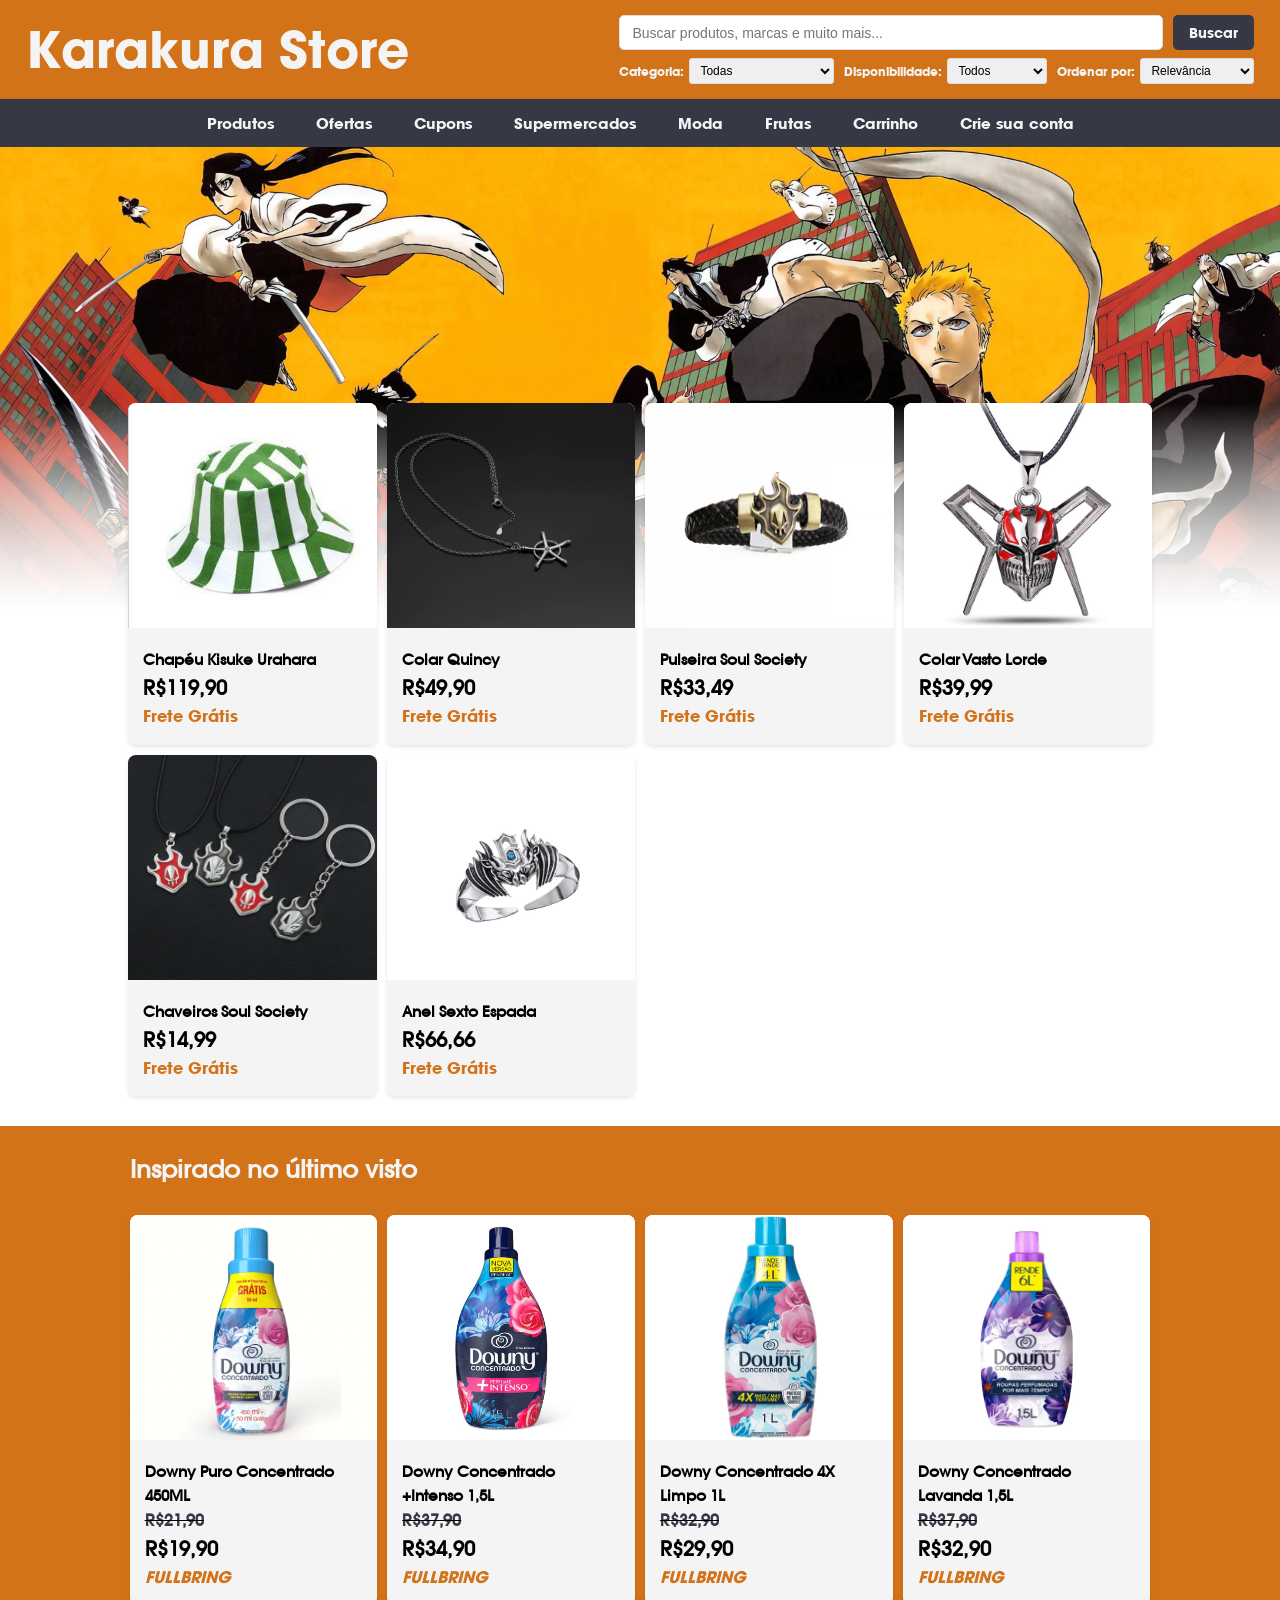
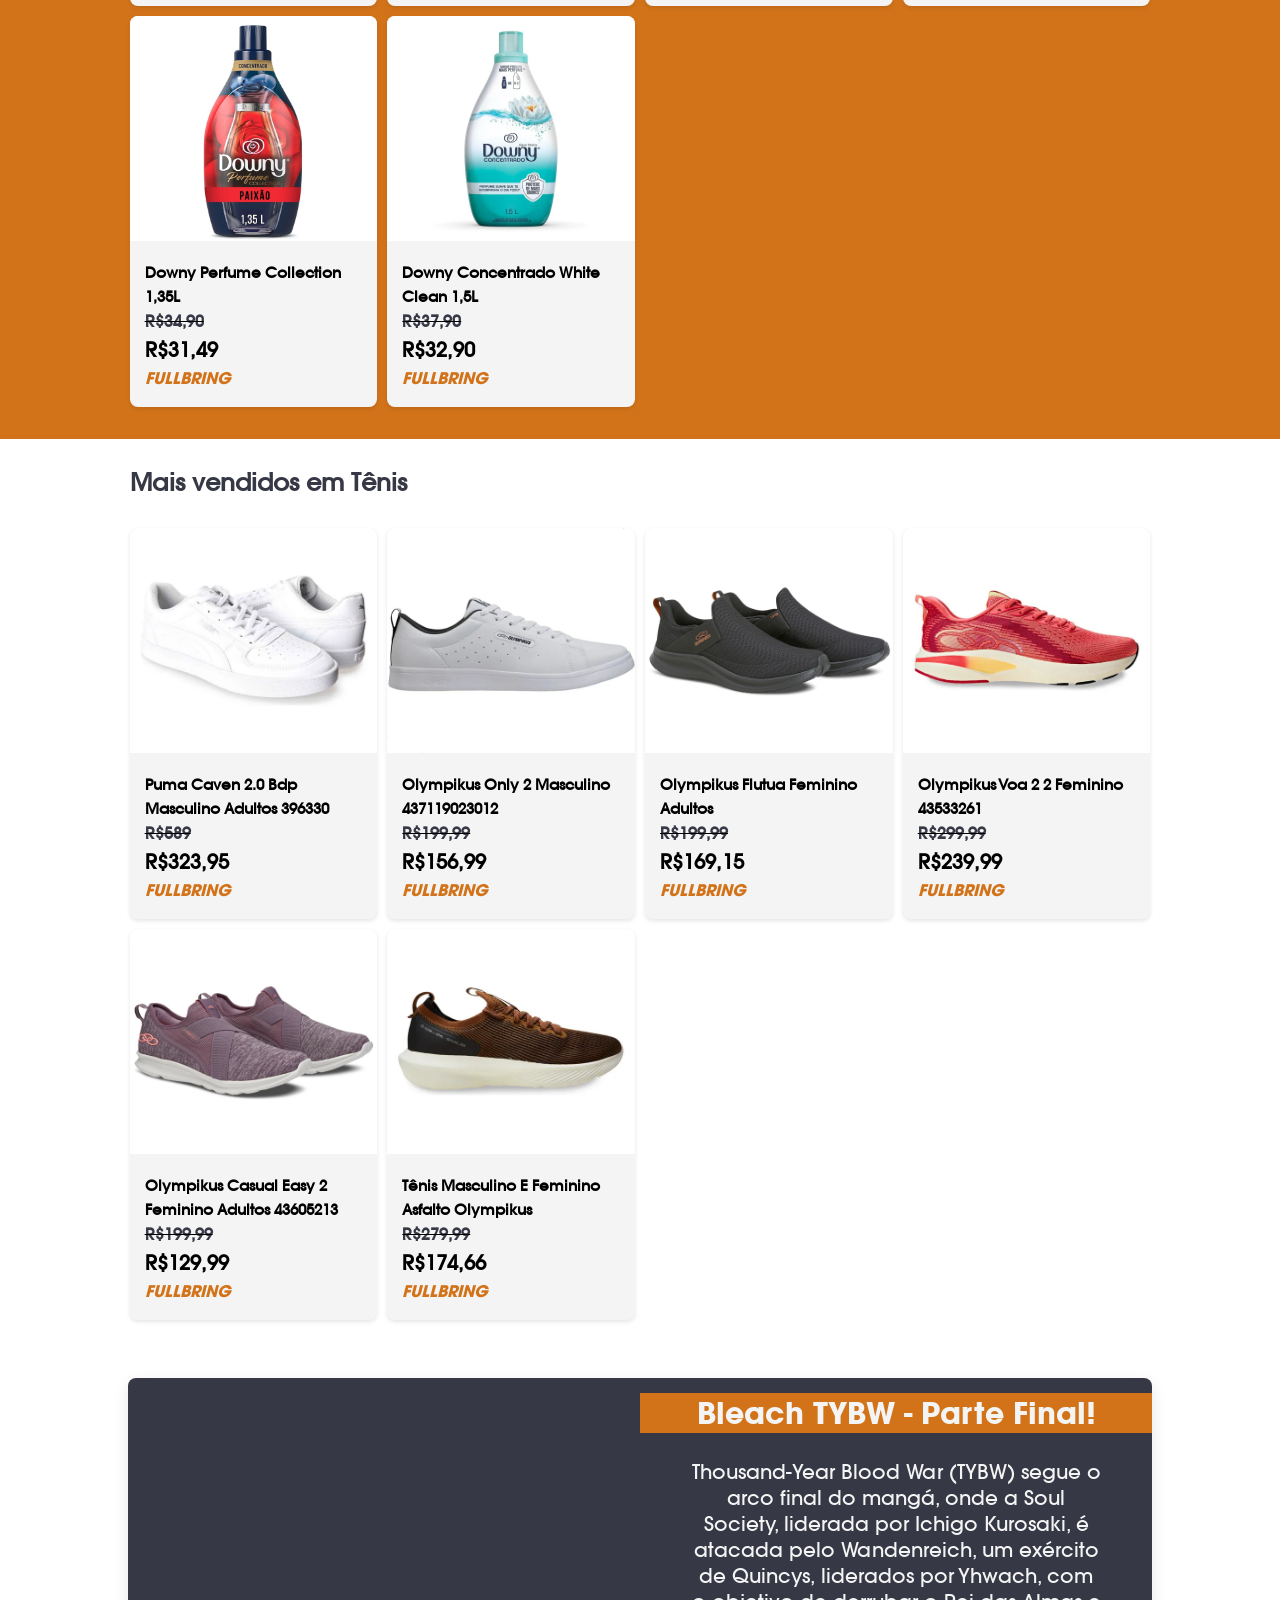
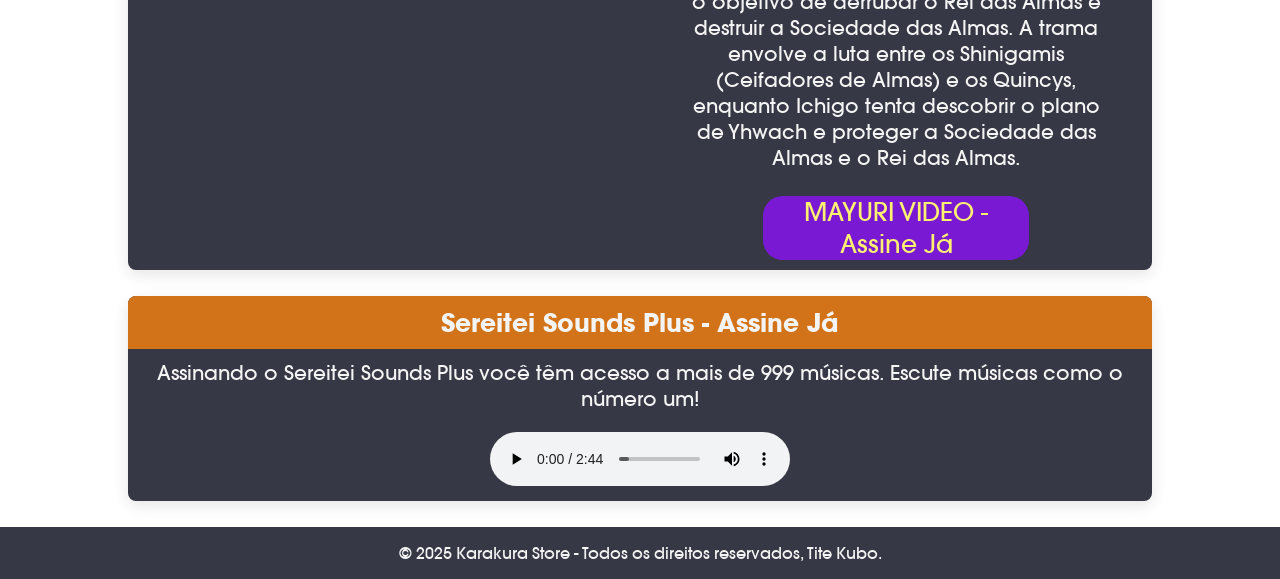
<file: public/index.html>
<!DOCTYPE html>
<html lang="en">

<head>
  <meta charset="UTF-8" />
  <meta name="viewport" content="width=device-width, initial-scale=1.0" />
  <link rel="stylesheet" type="text/css" href="style.css" />
  <title>Karakura Store</title>
</head>

<body>

  <div class="header">
    <h1 class="title">Karakura Store</h1>
    <div class="search-section">
      <form class="search-form">
        <input type="text" class="search-input" placeholder="Buscar produtos, marcas e muito mais..." />
        <button type="submit" class="search-button">Buscar</button>
      </form>
      <div class="filters">
        <div class="filter-group">
          <label for="category">Categoria:</label>
          <select id="category" class="filter-select">
            <option value="">Todas</option>
            <option value="vehicles">Veículos</option>
            <option value="supermarket">Supermercado</option>
            <option value="technology">Tecnologia</option>
            <option value="house">Casa e Móveis</option>
            <option value="homeappliances">Eletrodomésticos</option>
            <option value="sports">Esporte e Fitness</option>
            <option value="tools">Ferramentas</option>
            <option value="builds">Construção</option>
            <option value="commerces">Indústria e Comércio</option>
            <option value="petshops">Pet Shop</option>
            <option value="health">Saúde</option>
          </select>
        </div>
        <div class="filter-group">
          <label for="availability">Disponibilidade:</label>
          <select id="availability" class="filter-select">
            <option value="all">Todos</option>
            <option value="discount">Desconto</option>
            <option value="shipshipping">Frete Grátis</option>
          </select>
        </div>
        <div class="filter-group">
          <label for="sort">Ordenar por:</label>
          <select id="sort" class="filter-select">
            <option value="relevance">Relevância</option>
            <option value="title-asc">Título (A-Z)</option>
            <option value="title-desc">Título (Z-A)</option>
            <option value="newest">Mais Recentes</option>
          </select>
        </div>
      </div>
    </div>
  </div>

  <nav>
    <ul>
      <li><a href="./produtos.html">Produtos</a></li>
      <li><a href="#">Ofertas</a></li>
      <li><a href="#">Cupons</a></li>
      <li><a href="#">Supermercados</a></li>
      <li><a href="#">Moda</a></li>
      <li><a href="#">Frutas</a></li>
      <li><a href="./carrinho.html">Carrinho</a></li>
      <li><a href="./cadastro.html">Crie sua conta</a></li>
    </ul>
  </nav>

  <div class="banner">
    <img class="banner-image" src="./img/ban.jpeg" alt="banner" />
  </div>

  <main>
    <div class="limit1">
      <section class="prod-container cont-one">
        <a class="prod-link" href="./produto.html">
          <div class="prod">
            <img class="prod-image" src="./img/acs1.png" alt="produto" />
            <div class="prod-info">
              <p class="prod-name">Chapéu Kisuke Urahara</p>
              <p class="prod-price">R$119,90</p>
              <p class="prod-plus">Frete Grátis</p>
            </div>
          </div>
        </a>

        <div class="prod">
          <img class="prod-image" src="./img/acs2.png" alt="produto" />
          <div class="prod-info">
            <p class="prod-name">Colar Quincy</p>
            <p class="prod-price">R$49,90</p>
            <p class="prod-plus">Frete Grátis</p>
          </div>
        </div>

        <div class="prod">
          <img class="prod-image" src="./img/acs3.png" alt="produto" />
          <div class="prod-info">
            <p class="prod-name">Pulseira Soul Society</p>
            <p class="prod-price">R$33,49</p>
            <p class="prod-plus">Frete Grátis</p>
          </div>
        </div>

        <div class="prod">
          <img class="prod-image" src="./img/acs4.png" alt="produto" />
          <div class="prod-info">
            <p class="prod-name">Colar Vasto Lorde</p>
            <p class="prod-price">R$39,99</p>
            <p class="prod-plus">Frete Grátis</p>
          </div>
        </div>

        <div class="prod">
          <img class="prod-image" src="./img/acs5.png" alt="produto" />
          <div class="prod-info">
            <p class="prod-name">Chaveiros Soul Society</p>
            <p class="prod-price">R$14,99</p>
            <p class="prod-plus">Frete Grátis</p>
          </div>
        </div>

        <div class="prod">
          <img class="prod-image" src="./img/acs6.png" alt="produto" />
          <div class="prod-info">
            <p class="prod-name">Anel Sexto Espada</p>
            <p class="prod-price">R$66,66</p>
            <p class="prod-plus">Frete Grátis</p>
          </div>
        </div>
      </section>
    </div>

    <div class="limit2">
      <h2 class="subtit" style="margin-left: 10%; margin-top: 2%">
        Inspirado no último visto
      </h2>
      <section class="prod-container">
        <div class="prod">
          <img class="prod-image" src="./img/limp1.png" alt="produto" />
          <div class="prod-info">
            <p class="prod-name">Downy Puro Concentrado 450ML</p>
            <s>
              <p class="prod-price" style="font-size: 16px; color: #363846">
                R$21,90
              </p>
            </s>
            <p class="prod-price">R$19,90</p>
            <i>
              <p class="prod-plus">FULLBRING</p>
            </i>
          </div>
        </div>

        <div class="prod">
          <img class="prod-image" src="./img/limp2.png" alt="produto" />
          <div class="prod-info">
            <p class="prod-name">Downy Concentrado +Intenso 1,5L</p>
            <s>
              <p class="prod-price" style="font-size: 16px; color: #363846">
                R$37,90
              </p>
            </s>
            <p class="prod-price">R$34,90</p>
            <i>
              <p class="prod-plus">FULLBRING</p>
            </i>
          </div>
        </div>

        <div class="prod">
          <img class="prod-image" src="./img/limp3.png" alt="produto" />
          <div class="prod-info">
            <p class="prod-name">Downy Concentrado 4X Limpo 1L</p>
            <s>
              <p class="prod-price" style="font-size: 16px; color: #363846">
                R$32,90
              </p>
            </s>
            <p class="prod-price">R$29,90</p>
            <i>
              <p class="prod-plus">FULLBRING</p>
            </i>
          </div>
        </div>

        <div class="prod">
          <img class="prod-image" src="./img/limp4.png" alt="produto" />
          <div class="prod-info">
            <p class="prod-name">Downy Concentrado Lavanda 1,5L</p>
            <s>
              <p class="prod-price" style="font-size: 16px; color: #363846">
                R$37,90
              </p>
            </s>
            <p class="prod-price">R$32,90</p>
            <i>
              <p class="prod-plus">FULLBRING</p>
            </i>
          </div>
        </div>

        <div class="prod">
          <img class="prod-image" src="./img/limp5.png" alt="produto" />
          <div class="prod-info">
            <p class="prod-name">Downy Perfume Collection 1,35L</p>
            <s>
              <p class="prod-price" style="font-size: 16px; color: #363846">
                R$34,90
              </p>
            </s>
            <p class="prod-price">R$31,49</p>
            <i>
              <p class="prod-plus">FULLBRING</p>
            </i>
          </div>
        </div>

        <div class="prod">
          <img class="prod-image" src="./img/limp6.png" alt="produto" />
          <div class="prod-info">
            <p class="prod-name">Downy Concentrado White Clean 1,5L</p>
            <s>
              <p class="prod-price" style="font-size: 16px; color: #363846">
                R$37,90
              </p>
            </s>
            <p class="prod-price">R$32,90</p>
            <i>
              <p class="prod-plus">FULLBRING</p>
            </i>
          </div>
        </div>
      </section>
    </div>

    <div class="limit3">
      <h2 class="subtit" style="margin-left: 10%; margin-top: 2%; color: #363846">
        Mais vendidos em Tênis
      </h2>
      <section class="prod-container">
        <div class="prod">
          <img class="prod-image" src="./img/tenis1.png" alt="produto" style="object-fit: fill" />
          <div class="prod-info">
            <p class="prod-name">
              Puma Caven 2.0 Bdp Masculino Adultos 396330
            </p>
            <s>
              <p class="prod-price" style="font-size: 16px; color: #363846">
                R$589
              </p>
            </s>
            <p class="prod-price">R$323,95</p>
            <i>
              <p class="prod-plus">FULLBRING</p>
            </i>
          </div>
        </div>

        <div class="prod">
          <img class="prod-image" src="./img/tenis2.png" alt="produto" />
          <div class="prod-info">
            <p class="prod-name">Olympikus Only 2 Masculino 437119023012</p>
            <s>
              <p class="prod-price" style="font-size: 16px; color: #363846">
                R$199,99
              </p>
            </s>
            <p class="prod-price">R$156,99</p>
            <i>
              <p class="prod-plus">FULLBRING</p>
            </i>
          </div>
        </div>

        <div class="prod">
          <img class="prod-image" src="./img/tenis3.png" alt="produto" />
          <div class="prod-info">
            <p class="prod-name">Olympikus Flutua Feminino Adultos</p>
            <s>
              <p class="prod-price" style="font-size: 16px; color: #363846">
                R$199,99
              </p>
            </s>
            <p class="prod-price">R$169,15</p>
            <i>
              <p class="prod-plus">FULLBRING</p>
            </i>
          </div>
        </div>

        <div class="prod">
          <img class="prod-image" src="./img/tenis4.png" alt="produto" />
          <div class="prod-info">
            <p class="prod-name">Olympikus Voa 2 2 Feminino 43533261</p>
            <s>
              <p class="prod-price" style="font-size: 16px; color: #363846">
                R$299,99
              </p>
            </s>
            <p class="prod-price">R$239,99</p>
            <i>
              <p class="prod-plus">FULLBRING</p>
            </i>
          </div>
        </div>

        <div class="prod">
          <img class="prod-image" src="./img/tenis5.png" alt="produto" />
          <div class="prod-info">
            <p class="prod-name">
              Olympikus Casual Easy 2 Feminino Adultos 43605213
            </p>
            <s>
              <p class="prod-price" style="font-size: 16px; color: #363846">
                R$199,99
              </p>
            </s>
            <p class="prod-price">R$129,99</p>
            <i>
              <p class="prod-plus">FULLBRING</p>
            </i>
          </div>
        </div>

        <div class="prod">
          <img class="prod-image" src="./img/tenis6.png" alt="produto" />
          <div class="prod-info">
            <p class="prod-name">
              Tênis Masculino E Feminino Asfalto Olympikus
            </p>
            <s>
              <p class="prod-price" style="font-size: 16px; color: #363846">
                R$279,99
              </p>
            </s>
            <p class="prod-price">R$174,66</p>
            <i>
              <p class="prod-plus">FULLBRING</p>
            </i>
          </div>
        </div>
      </section>
    </div>

    <section class="ad-container">
      <iframe width="50%" height="435" src="https://www.youtube.com/embed/HL3eTEn0KXE?si=X6CCgb_nDaPmiu17"
        title="YouTube video player" frameborder="0"
        allow="accelerometer; autoplay; clipboard-write; encrypted-media; gyroscope; picture-in-picture; web-share"
        referrerpolicy="strict-origin-when-cross-origin" allowfullscreen></iframe>
      <div class="ad-text">
        <h2 class="ad-title">Bleach TYBW - Parte Final!</h2>
        <p class="ad-desc">
          Thousand-Year Blood War (TYBW) segue o arco final do mangá, onde a
          Soul Society, liderada por Ichigo Kurosaki, é atacada pelo
          Wandenreich, um exército de Quincys, liderados por Yhwach, com o
          objetivo de derrubar o Rei das Almas e destruir a Sociedade das
          Almas. A trama envolve a luta entre os Shinigamis (Ceifadores de
          Almas) e os Quincys, enquanto Ichigo tenta descobrir o plano de
          Yhwach e proteger a Sociedade das Almas e o Rei das Almas.
        </p>
        <p class="ad-button">MAYURI VIDEO - Assine Já</p>
      </div>
    </section>

    <section class="audio-container">
      <p class="audio-title">Sereitei Sounds Plus - Assine Já</p>
      <p class="audio-text">
        Assinando o Sereitei Sounds Plus você têm acesso a mais de 999
        músicas. Escute músicas como o número um!
      </p>
      <audio autoplay="autoplay" controls="controls">
        <source src="sounds/numberone.mp3" type="audio/mp3" />
      </audio>
    </section>
  </main>

  <footer>
    <p>
      &copy; 2025 Karakura Store - Todos os direitos reservados, Tite Kubo.
    </p>
  </footer>
</body>

</html>
</file>
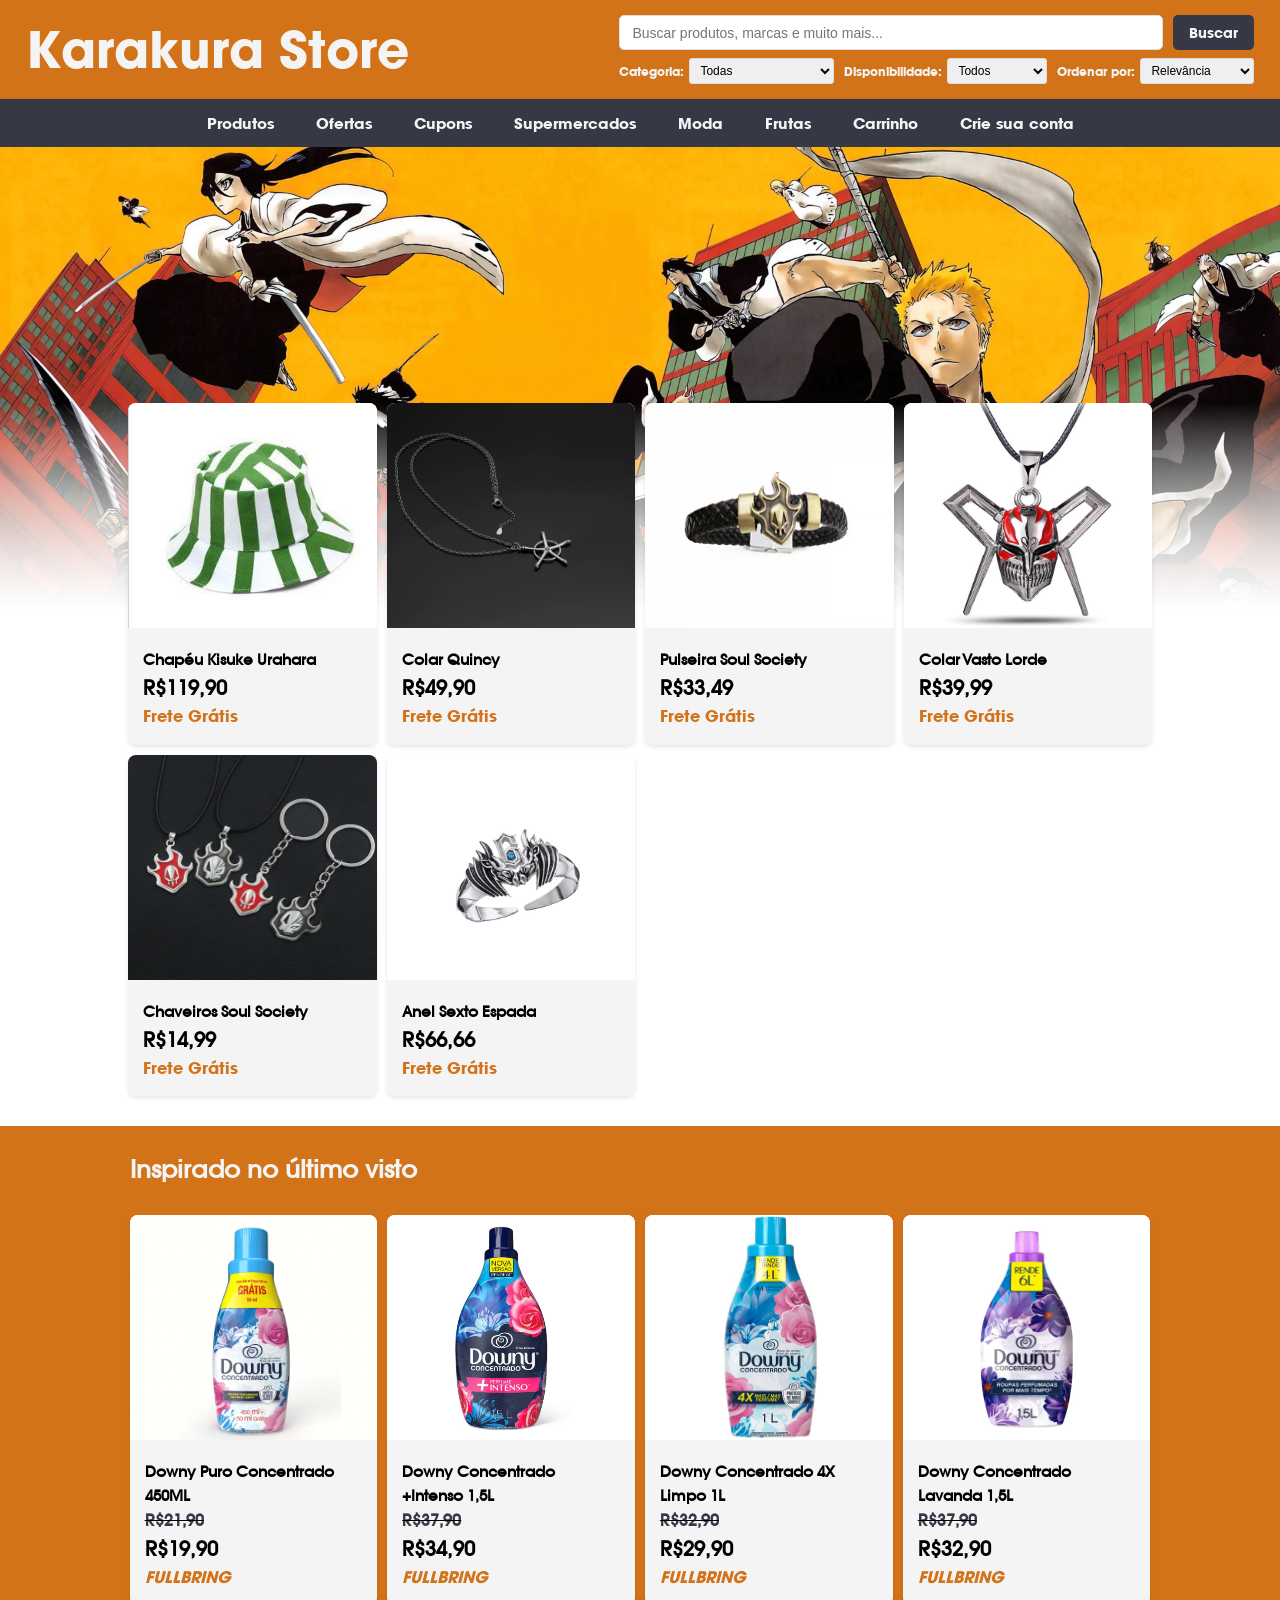
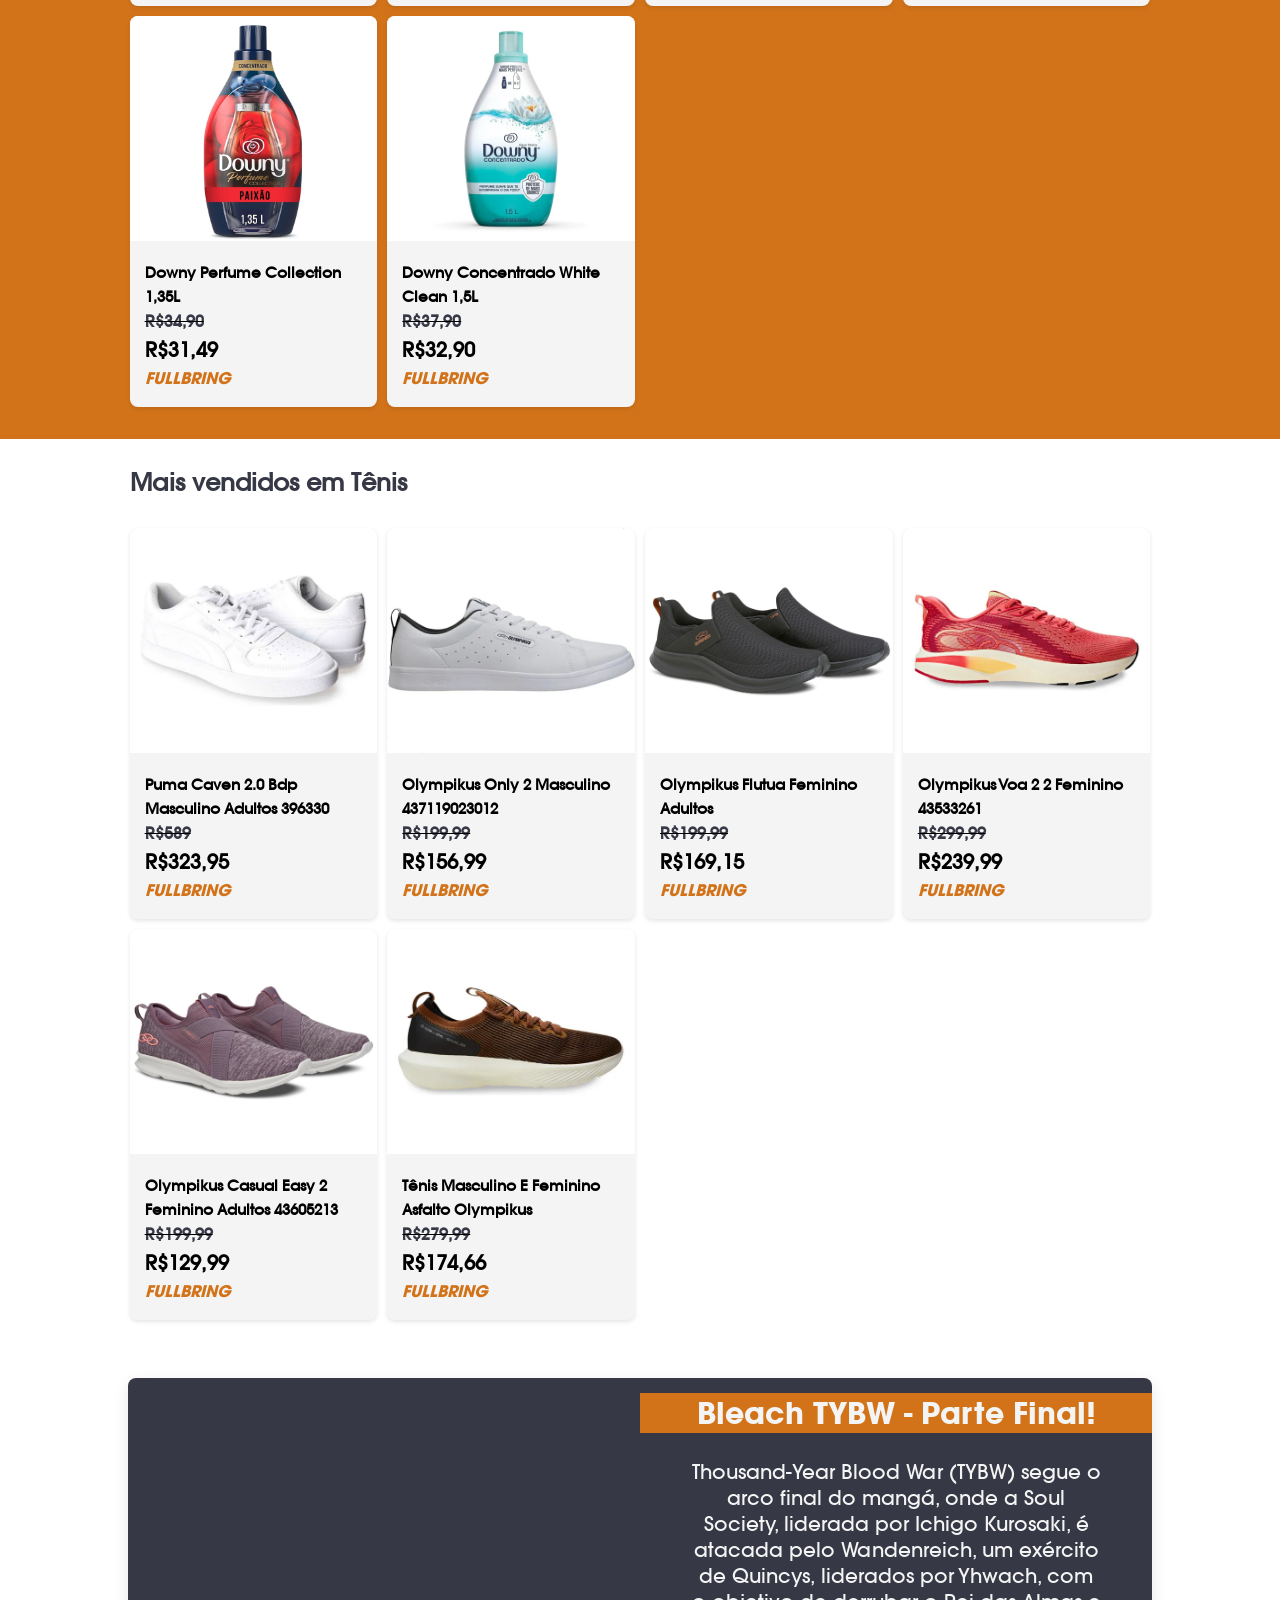
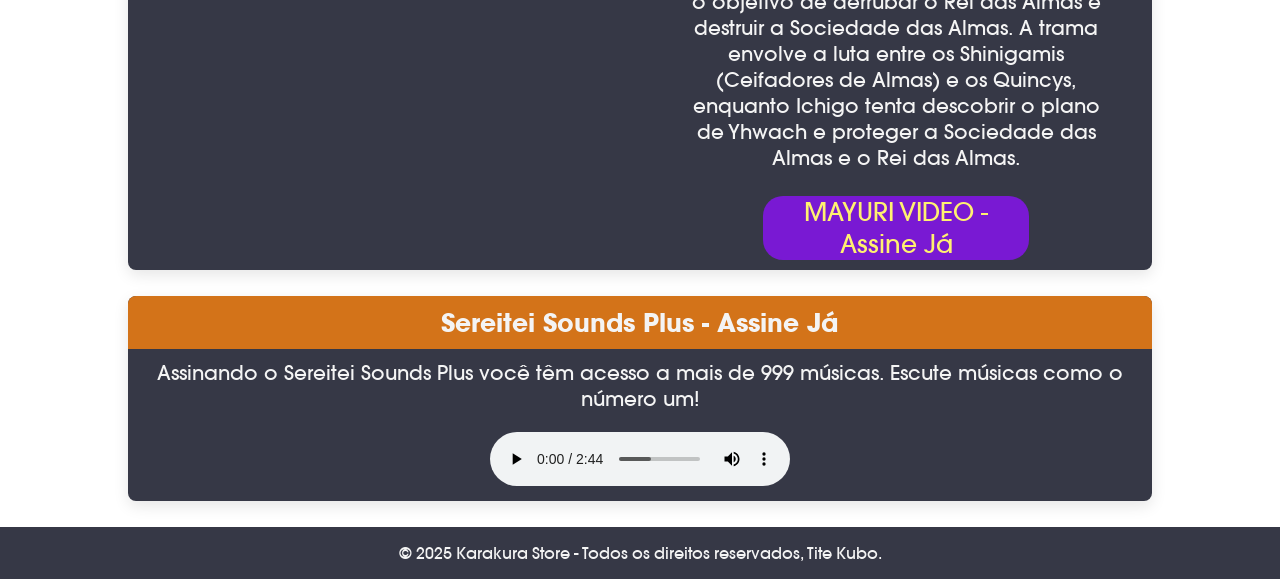
<file: templates/index.html>
<!DOCTYPE html>
<html lang="en">

<head>
  <meta charset="UTF-8" />
  <meta name="viewport" content="width=device-width, initial-scale=1.0" />
  <link rel="stylesheet" type="text/css" href="../public/style.css" />
  <title>Karakura Store</title>
</head>

<body>

  <div class="header">
    <h1 class="title">Karakura Store</h1>
    <div class="search-section">
      <form class="search-form">
        <input type="text" class="search-input" placeholder="Buscar produtos, marcas e muito mais..." />
        <button type="submit" class="search-button">Buscar</button>
      </form>
      <div class="filters">
        <div class="filter-group">
          <label for="category">Categoria:</label>
          <select id="category" class="filter-select">
            <option value="">Todas</option>
            <option value="vehicles">Veículos</option>
            <option value="supermarket">Supermercado</option>
            <option value="technology">Tecnologia</option>
            <option value="house">Casa e Móveis</option>
            <option value="homeappliances">Eletrodomésticos</option>
            <option value="sports">Esporte e Fitness</option>
            <option value="tools">Ferramentas</option>
            <option value="builds">Construção</option>
            <option value="commerces">Indústria e Comércio</option>
            <option value="petshops">Pet Shop</option>
            <option value="health">Saúde</option>
          </select>
        </div>
        <div class="filter-group">
          <label for="availability">Disponibilidade:</label>
          <select id="availability" class="filter-select">
            <option value="all">Todos</option>
            <option value="discount">Desconto</option>
            <option value="shipshipping">Frete Grátis</option>
          </select>
        </div>
        <div class="filter-group">
          <label for="sort">Ordenar por:</label>
          <select id="sort" class="filter-select">
            <option value="relevance">Relevância</option>
            <option value="title-asc">Título (A-Z)</option>
            <option value="title-desc">Título (Z-A)</option>
            <option value="newest">Mais Recentes</option>
          </select>
        </div>
      </div>
    </div>
  </div>

  <nav>
    <ul>
      <li><a href="./produtos.html">Produtos</a></li>
      <li><a href="#">Ofertas</a></li>
      <li><a href="#">Cupons</a></li>
      <li><a href="#">Supermercados</a></li>
      <li><a href="#">Moda</a></li>
      <li><a href="#">Frutas</a></li>
      <li><a href="./carrinho.html">Carrinho</a></li>
      <li><a href="./cadastro.html">Crie sua conta</a></li>
    </ul>
  </nav>

  <div class="banner">
    <img class="banner-image" src="../public/img/ban.jpeg" alt="banner" />
  </div>

  <main>
    <div class="limit1">
      <section class="prod-container cont-one">
        <a class="prod-link" href="./produto.html">
          <div class="prod">
            <img class="prod-image" src="../public/img/acs1.png" alt="produto" />
            <div class="prod-info">
              <p class="prod-name">Chapéu Kisuke Urahara</p>
              <p class="prod-price">R$119,90</p>
              <p class="prod-plus">Frete Grátis</p>
            </div>
          </div>
        </a>

        <div class="prod">
          <img class="prod-image" src="../public/img/acs2.png" alt="produto" />
          <div class="prod-info">
            <p class="prod-name">Colar Quincy</p>
            <p class="prod-price">R$49,90</p>
            <p class="prod-plus">Frete Grátis</p>
          </div>
        </div>

        <div class="prod">
          <img class="prod-image" src="../public/img/acs3.png" alt="produto" />
          <div class="prod-info">
            <p class="prod-name">Pulseira Soul Society</p>
            <p class="prod-price">R$33,49</p>
            <p class="prod-plus">Frete Grátis</p>
          </div>
        </div>

        <div class="prod">
          <img class="prod-image" src="../public/img/acs4.png" alt="produto" />
          <div class="prod-info">
            <p class="prod-name">Colar Vasto Lorde</p>
            <p class="prod-price">R$39,99</p>
            <p class="prod-plus">Frete Grátis</p>
          </div>
        </div>

        <div class="prod">
          <img class="prod-image" src="../public/img/acs5.png" alt="produto" />
          <div class="prod-info">
            <p class="prod-name">Chaveiros Soul Society</p>
            <p class="prod-price">R$14,99</p>
            <p class="prod-plus">Frete Grátis</p>
          </div>
        </div>

        <div class="prod">
          <img class="prod-image" src="../public/img/acs6.png" alt="produto" />
          <div class="prod-info">
            <p class="prod-name">Anel Sexto Espada</p>
            <p class="prod-price">R$66,66</p>
            <p class="prod-plus">Frete Grátis</p>
          </div>
        </div>
      </section>
    </div>

    <div class="limit2">
      <h2 class="subtit" style="margin-left: 10%; margin-top: 2%">
        Inspirado no último visto
      </h2>
      <section class="prod-container">
        <div class="prod">
          <img class="prod-image" src="../public/img/limp1.png" alt="produto" />
          <div class="prod-info">
            <p class="prod-name">Downy Puro Concentrado 450ML</p>
            <s>
              <p class="prod-price" style="font-size: 16px; color: #363846">
                R$21,90
              </p>
            </s>
            <p class="prod-price">R$19,90</p>
            <i>
              <p class="prod-plus">FULLBRING</p>
            </i>
          </div>
        </div>

        <div class="prod">
          <img class="prod-image" src="../public/img/limp2.png" alt="produto" />
          <div class="prod-info">
            <p class="prod-name">Downy Concentrado +Intenso 1,5L</p>
            <s>
              <p class="prod-price" style="font-size: 16px; color: #363846">
                R$37,90
              </p>
            </s>
            <p class="prod-price">R$34,90</p>
            <i>
              <p class="prod-plus">FULLBRING</p>
            </i>
          </div>
        </div>

        <div class="prod">
          <img class="prod-image" src="../public/img/limp3.png" alt="produto" />
          <div class="prod-info">
            <p class="prod-name">Downy Concentrado 4X Limpo 1L</p>
            <s>
              <p class="prod-price" style="font-size: 16px; color: #363846">
                R$32,90
              </p>
            </s>
            <p class="prod-price">R$29,90</p>
            <i>
              <p class="prod-plus">FULLBRING</p>
            </i>
          </div>
        </div>

        <div class="prod">
          <img class="prod-image" src="../public/img/limp4.png" alt="produto" />
          <div class="prod-info">
            <p class="prod-name">Downy Concentrado Lavanda 1,5L</p>
            <s>
              <p class="prod-price" style="font-size: 16px; color: #363846">
                R$37,90
              </p>
            </s>
            <p class="prod-price">R$32,90</p>
            <i>
              <p class="prod-plus">FULLBRING</p>
            </i>
          </div>
        </div>

        <div class="prod">
          <img class="prod-image" src="../public/img/limp5.png" alt="produto" />
          <div class="prod-info">
            <p class="prod-name">Downy Perfume Collection 1,35L</p>
            <s>
              <p class="prod-price" style="font-size: 16px; color: #363846">
                R$34,90
              </p>
            </s>
            <p class="prod-price">R$31,49</p>
            <i>
              <p class="prod-plus">FULLBRING</p>
            </i>
          </div>
        </div>

        <div class="prod">
          <img class="prod-image" src="../public/img/limp6.png" alt="produto" />
          <div class="prod-info">
            <p class="prod-name">Downy Concentrado White Clean 1,5L</p>
            <s>
              <p class="prod-price" style="font-size: 16px; color: #363846">
                R$37,90
              </p>
            </s>
            <p class="prod-price">R$32,90</p>
            <i>
              <p class="prod-plus">FULLBRING</p>
            </i>
          </div>
        </div>
      </section>
    </div>

    <div class="limit3">
      <h2 class="subtit" style="margin-left: 10%; margin-top: 2%; color: #363846">
        Mais vendidos em Tênis
      </h2>
      <section class="prod-container">
        <div class="prod">
          <img class="prod-image" src="../public/img/tenis1.png" alt="produto" style="object-fit: fill" />
          <div class="prod-info">
            <p class="prod-name">
              Puma Caven 2.0 Bdp Masculino Adultos 396330
            </p>
            <s>
              <p class="prod-price" style="font-size: 16px; color: #363846">
                R$589
              </p>
            </s>
            <p class="prod-price">R$323,95</p>
            <i>
              <p class="prod-plus">FULLBRING</p>
            </i>
          </div>
        </div>

        <div class="prod">
          <img class="prod-image" src="../public/img/tenis2.png" alt="produto" />
          <div class="prod-info">
            <p class="prod-name">Olympikus Only 2 Masculino 437119023012</p>
            <s>
              <p class="prod-price" style="font-size: 16px; color: #363846">
                R$199,99
              </p>
            </s>
            <p class="prod-price">R$156,99</p>
            <i>
              <p class="prod-plus">FULLBRING</p>
            </i>
          </div>
        </div>

        <div class="prod">
          <img class="prod-image" src="../public/img/tenis3.png" alt="produto" />
          <div class="prod-info">
            <p class="prod-name">Olympikus Flutua Feminino Adultos</p>
            <s>
              <p class="prod-price" style="font-size: 16px; color: #363846">
                R$199,99
              </p>
            </s>
            <p class="prod-price">R$169,15</p>
            <i>
              <p class="prod-plus">FULLBRING</p>
            </i>
          </div>
        </div>

        <div class="prod">
          <img class="prod-image" src="../public/img/tenis4.png" alt="produto" />
          <div class="prod-info">
            <p class="prod-name">Olympikus Voa 2 2 Feminino 43533261</p>
            <s>
              <p class="prod-price" style="font-size: 16px; color: #363846">
                R$299,99
              </p>
            </s>
            <p class="prod-price">R$239,99</p>
            <i>
              <p class="prod-plus">FULLBRING</p>
            </i>
          </div>
        </div>

        <div class="prod">
          <img class="prod-image" src="../public/img/tenis5.png" alt="produto" />
          <div class="prod-info">
            <p class="prod-name">
              Olympikus Casual Easy 2 Feminino Adultos 43605213
            </p>
            <s>
              <p class="prod-price" style="font-size: 16px; color: #363846">
                R$199,99
              </p>
            </s>
            <p class="prod-price">R$129,99</p>
            <i>
              <p class="prod-plus">FULLBRING</p>
            </i>
          </div>
        </div>

        <div class="prod">
          <img class="prod-image" src="../public/img/tenis6.png" alt="produto" />
          <div class="prod-info">
            <p class="prod-name">
              Tênis Masculino E Feminino Asfalto Olympikus
            </p>
            <s>
              <p class="prod-price" style="font-size: 16px; color: #363846">
                R$279,99
              </p>
            </s>
            <p class="prod-price">R$174,66</p>
            <i>
              <p class="prod-plus">FULLBRING</p>
            </i>
          </div>
        </div>
      </section>
    </div>

    <section class="ad-container">
      <iframe width="50%" height="435" src="https://www.youtube.com/embed/HL3eTEn0KXE?si=X6CCgb_nDaPmiu17"
        title="YouTube video player" frameborder="0"
        allow="accelerometer; autoplay; clipboard-write; encrypted-media; gyroscope; picture-in-picture; web-share"
        referrerpolicy="strict-origin-when-cross-origin" allowfullscreen></iframe>
      <div class="ad-text">
        <h2 class="ad-title">Bleach TYBW - Parte Final!</h2>
        <p class="ad-desc">
          Thousand-Year Blood War (TYBW) segue o arco final do mangá, onde a
          Soul Society, liderada por Ichigo Kurosaki, é atacada pelo
          Wandenreich, um exército de Quincys, liderados por Yhwach, com o
          objetivo de derrubar o Rei das Almas e destruir a Sociedade das
          Almas. A trama envolve a luta entre os Shinigamis (Ceifadores de
          Almas) e os Quincys, enquanto Ichigo tenta descobrir o plano de
          Yhwach e proteger a Sociedade das Almas e o Rei das Almas.
        </p>
        <p class="ad-button">MAYURI VIDEO - Assine Já</p>
      </div>
    </section>

    <section class="audio-container">
      <p class="audio-title">Sereitei Sounds Plus - Assine Já</p>
      <p class="audio-text">
        Assinando o Sereitei Sounds Plus você têm acesso a mais de 999
        músicas. Escute músicas como o número um!
      </p>
      <audio autoplay="autoplay" controls="controls">
        <source src="../public/sounds/numberone.mp3" type="audio/mp3" />
      </audio>
    </section>
  </main>

  <footer>
    <p>
      &copy; 2025 Karakura Store - Todos os direitos reservados, Tite Kubo.
    </p>
  </footer>
</body>

</html>
</file>
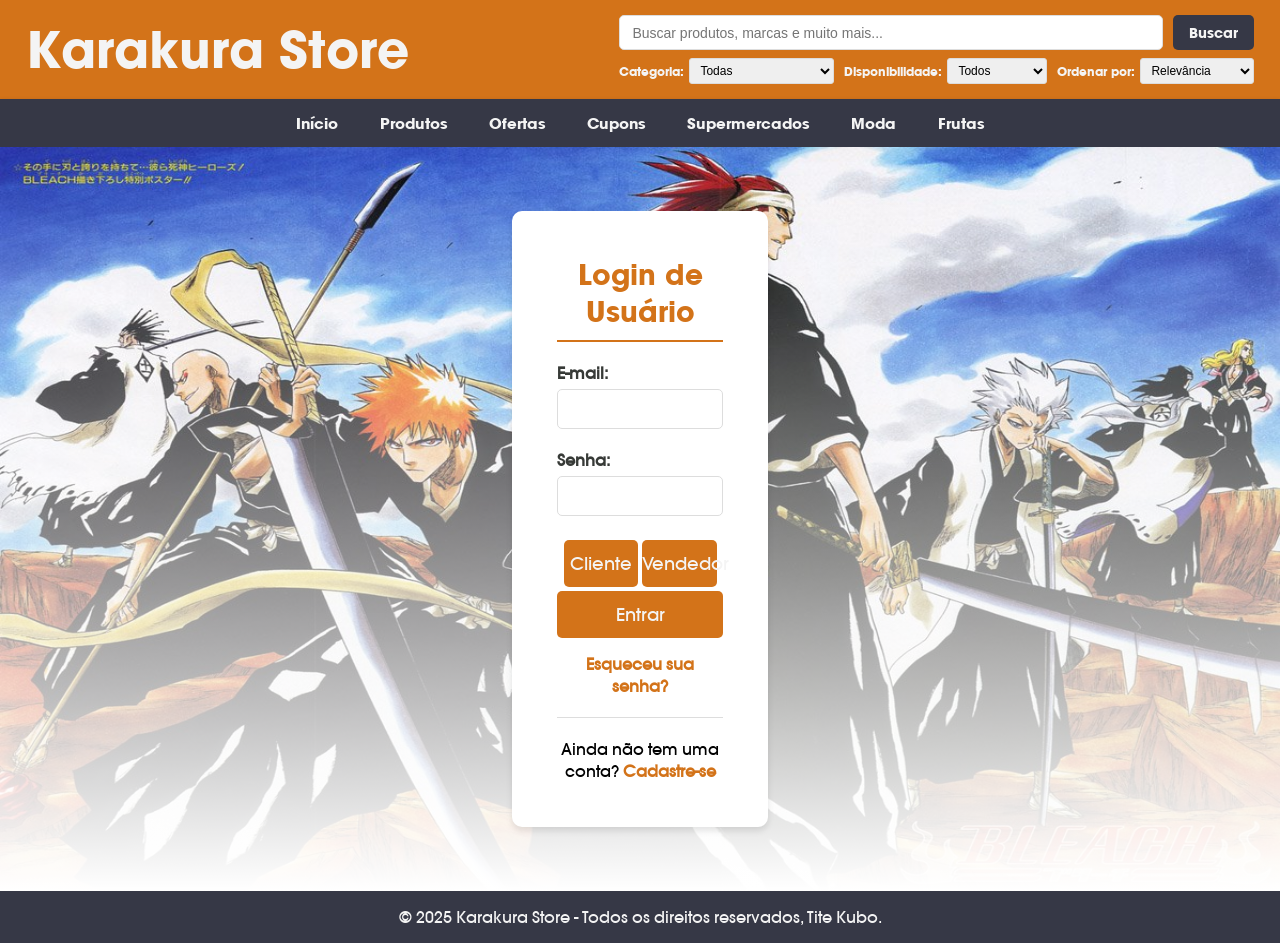
<file: public/cadastro.html>
<!DOCTYPE html>
<html lang="en">
  <head>
    <meta charset="UTF-8" />
    <meta name="viewport" content="width=device-width, initial-scale=1.0" />
    <link rel="stylesheet" type="text/css" href="style-cad.css" />
    <title>Cadastro - Karakura Store</title>
  </head>
  <body>
    
    <div class="header">
      <h1 class="title">Karakura Store</h1>
      <div class="search-section">
        <form class="search-form">
          <input
            type="text"
            class="search-input"
            placeholder="Buscar produtos, marcas e muito mais..."
          />
          <button type="submit" class="search-button">Buscar</button>
        </form>
        <div class="filters">
          <div class="filter-group">
            <label for="category">Categoria:</label>
            <select id="category" class="filter-select">
              <option value="">Todas</option>
              <option value="vehicles">Veículos</option>
              <option value="supermarket">Supermercado</option>
              <option value="technology">Tecnologia</option>
              <option value="house">Casa e Móveis</option>
              <option value="homeappliances">Eletrodomésticos</option>
              <option value="sports">Esporte e Fitness</option>
              <option value="tools">Ferramentas</option>
              <option value="builds">Construção</option>
              <option value="commerces">Indústria e Comércio</option>
              <option value="petshops">Pet Shop</option>
              <option value="health">Saúde</option>
            </select>
          </div>
          <div class="filter-group">
            <label for="availability">Disponibilidade:</label>
            <select id="availability" class="filter-select">
              <option value="all">Todos</option>
              <option value="discount">Desconto</option>
              <option value="shipshipping">Frete Grátis</option>
            </select>
          </div>
          <div class="filter-group">
            <label for="sort">Ordenar por:</label>
            <select id="sort" class="filter-select">
              <option value="relevance">Relevância</option>
              <option value="title-asc">Título (A-Z)</option>
              <option value="title-desc">Título (Z-A)</option>
              <option value="newest">Mais Recentes</option>
            </select>
          </div>
        </div>
      </div>
    </div>

    <nav>
      <ul>
<li><a href="./index.html">Início</a></li>
        <li><a href="./produtos.html">Produtos</a></li>
        <li><a href="#">Ofertas</a></li>
        <li><a href="#">Cupons</a></li>
        <li><a href="#">Supermercados</a></li>
        <li><a href="#">Moda</a></li>
        <li><a href="#">Frutas</a></li>
      </ul>
    </nav>

    <div class="banner">
      <img class="banner-image" src="./img/ban-cad2.jpg" alt="banner" />
    </div>

<main>
        <div class="login-container">
            <h2 class="form-title">Login de Usuário</h2>
            <form action="#" method="post">
                <div class="form-group">
                    <label for="email">E-mail:</label>
                    <input type="email" id="email" name="email" class="form-control" required>
                </div>
                <div class="form-group">
                    <label for="password">Senha:</label>
                    <input type="password" id="password" name="password" class="form-control" required>
                </div>

                <div class="btn-group">
                  <button type="submit" class="btn-option">Cliente</button>
                  <button type="submit" class="btn-option">Vendedor</button>
                </div>
                
                <button type="submit" class="btn-login">Entrar</button>

                <div class="forgot-password">
                    <a href="#">Esqueceu sua senha?</a>
                </div>
                <div class="register-link">
                    <p>Ainda não tem uma conta? <a href="#">Cadastre-se</a></p>
                </div>
            </form>
        </div>
 
</main>

<footer>
      <p>
        &copy; 2025 Karakura Store - Todos os direitos reservados, Tite Kubo.
      </p>
    </footer>
  </body>
</html>
</file>
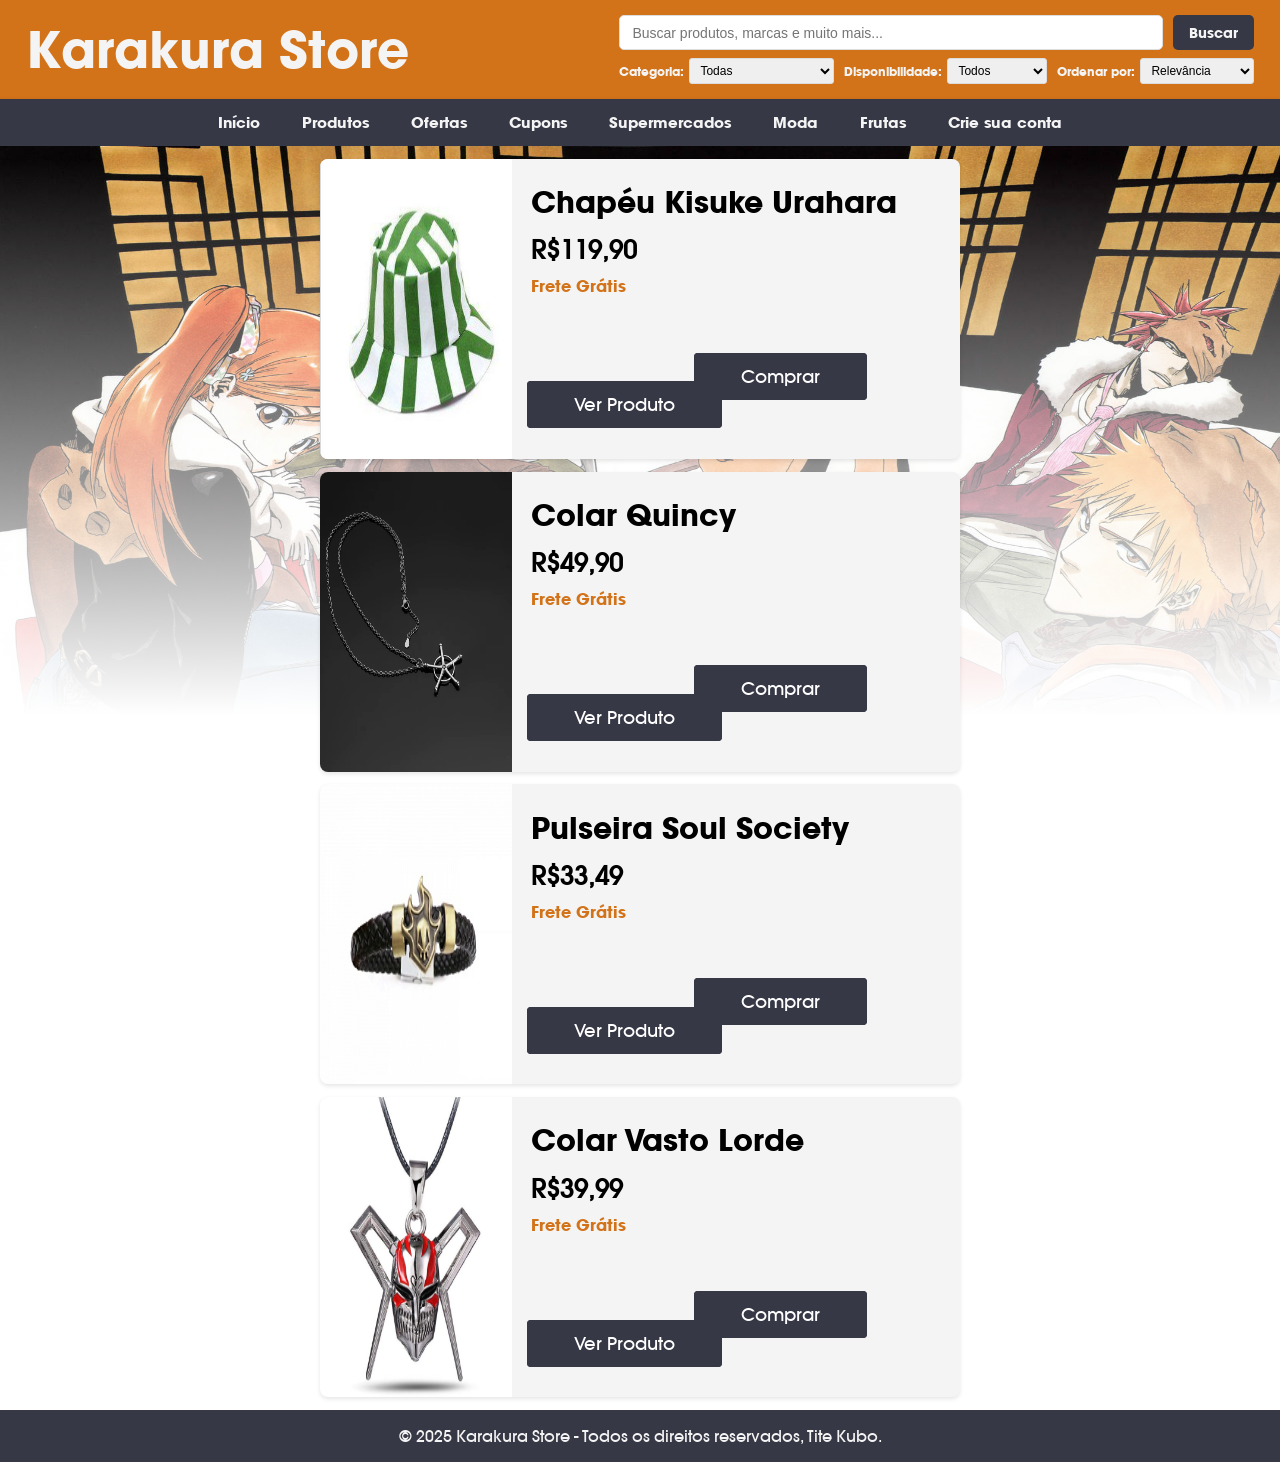
<file: public/carrinho.html>
<!DOCTYPE html>
<html lang="en">

<head>
    <meta charset="UTF-8">
    <meta name="viewport" content="width=device-width, initial-scale=1.0">
    <link rel="stylesheet" type="text/css" href="style-car.css" />
    <title>Carrinho - Karakura Store</title>
</head>

<body>
    <div class="header">
    <h1 class="title">Karakura Store</h1>
    <div class="search-section">
      <form class="search-form">
        <input type="text" class="search-input" placeholder="Buscar produtos, marcas e muito mais..." />
        <button type="submit" class="search-button">Buscar</button>
      </form>
      <div class="filters">
        <div class="filter-group">
          <label for="category">Categoria:</label>
          <select id="category" class="filter-select">
            <option value="">Todas</option>
            <option value="vehicles">Veículos</option>
            <option value="supermarket">Supermercado</option>
            <option value="technology">Tecnologia</option>
            <option value="house">Casa e Móveis</option>
            <option value="homeappliances">Eletrodomésticos</option>
            <option value="sports">Esporte e Fitness</option>
            <option value="tools">Ferramentas</option>
            <option value="builds">Construção</option>
            <option value="commerces">Indústria e Comércio</option>
            <option value="petshops">Pet Shop</option>
            <option value="health">Saúde</option>
          </select>
        </div>
        <div class="filter-group">
          <label for="availability">Disponibilidade:</label>
          <select id="availability" class="filter-select">
            <option value="all">Todos</option>
            <option value="discount">Desconto</option>
            <option value="shipshipping">Frete Grátis</option>
          </select>
        </div>
        <div class="filter-group">
          <label for="sort">Ordenar por:</label>
          <select id="sort" class="filter-select">
            <option value="relevance">Relevância</option>
            <option value="title-asc">Título (A-Z)</option>
            <option value="title-desc">Título (Z-A)</option>
            <option value="newest">Mais Recentes</option>
          </select>
        </div>
      </div>
    </div>
  </div>

    <nav>
        <ul>
            <li><a href="./index.html">Início</a></li>
            <li><a href="./produtos.html">Produtos</a></li>
            <li><a href="#">Ofertas</a></li>
            <li><a href="#">Cupons</a></li>
            <li><a href="#">Supermercados</a></li>
            <li><a href="#">Moda</a></li>
            <li><a href="#">Frutas</a></li>
            <li><a href="./cadastro.html">Crie sua conta</a></li>
        </ul>
    </nav>

    <div class="banner">
        <img class="banner-image" src="./img/ban-car.jpg" alt="banner" />
    </div>

    <main>

        <div class="limit1">
            <section class="prod-container">
                <div class="prod">
                    <img class="prod-image" src="./img/acs1.png" alt="produto" />
                    <div class="prod-info">
                        <p class="prod-name">Chapéu Kisuke Urahara</p>
                        <p class="prod-price">R$119,90</p>
                        <p class="prod-plus">Frete Grátis</p>
                        <a class="prod-button first-button" href="./pagamento.html">Comprar</a>
                        <a class="prod-button" href="./produto.html">Ver Produto</a>
                    </div>
                </div>

                <div class="prod">
                    <img class="prod-image" src="./img/acs2.png" alt="produto" />
                    <div class="prod-info">
                        <p class="prod-name">Colar Quincy</p>
                        <p class="prod-price">R$49,90</p>
                        <p class="prod-plus">Frete Grátis</p>
                        <a class="prod-button first-button" href="./pagamento.html">Comprar</a>
                        <a class="prod-button" href="./produto.html">Ver Produto</a>
                    </div>
                </div>

                <div class="prod">
                    <img class="prod-image" src="./img/acs3.png" alt="produto" />
                    <div class="prod-info">
                        <p class="prod-name">Pulseira Soul Society</p>
                        <p class="prod-price">R$33,49</p>
                        <p class="prod-plus">Frete Grátis</p>
                        <a class="prod-button first-button" href="./pagamento.html">Comprar</a>
                        <a class="prod-button" href="./produto.html">Ver Produto</a>
                    </div>
                </div>

                <div class="prod">
                    <img class="prod-image" src="./img/acs4.png" alt="produto" />
                    <div class="prod-info">
                        <p class="prod-name">Colar Vasto Lorde</p>
                        <p class="prod-price">R$39,99</p>
                        <p class="prod-plus">Frete Grátis</p>
                        <a class="prod-button first-button" href="./pagamento.html">Comprar</a>
                        <a class="prod-button" href="./produto.html">Ver Produto</a>
                    </div>
                </div>

            </section>
        </div>

    </main>

    <footer>
        <p>&copy; 2025 Karakura Store - Todos os direitos reservados, Tite Kubo.</p>
    </footer>

</body>

</html>
</file>
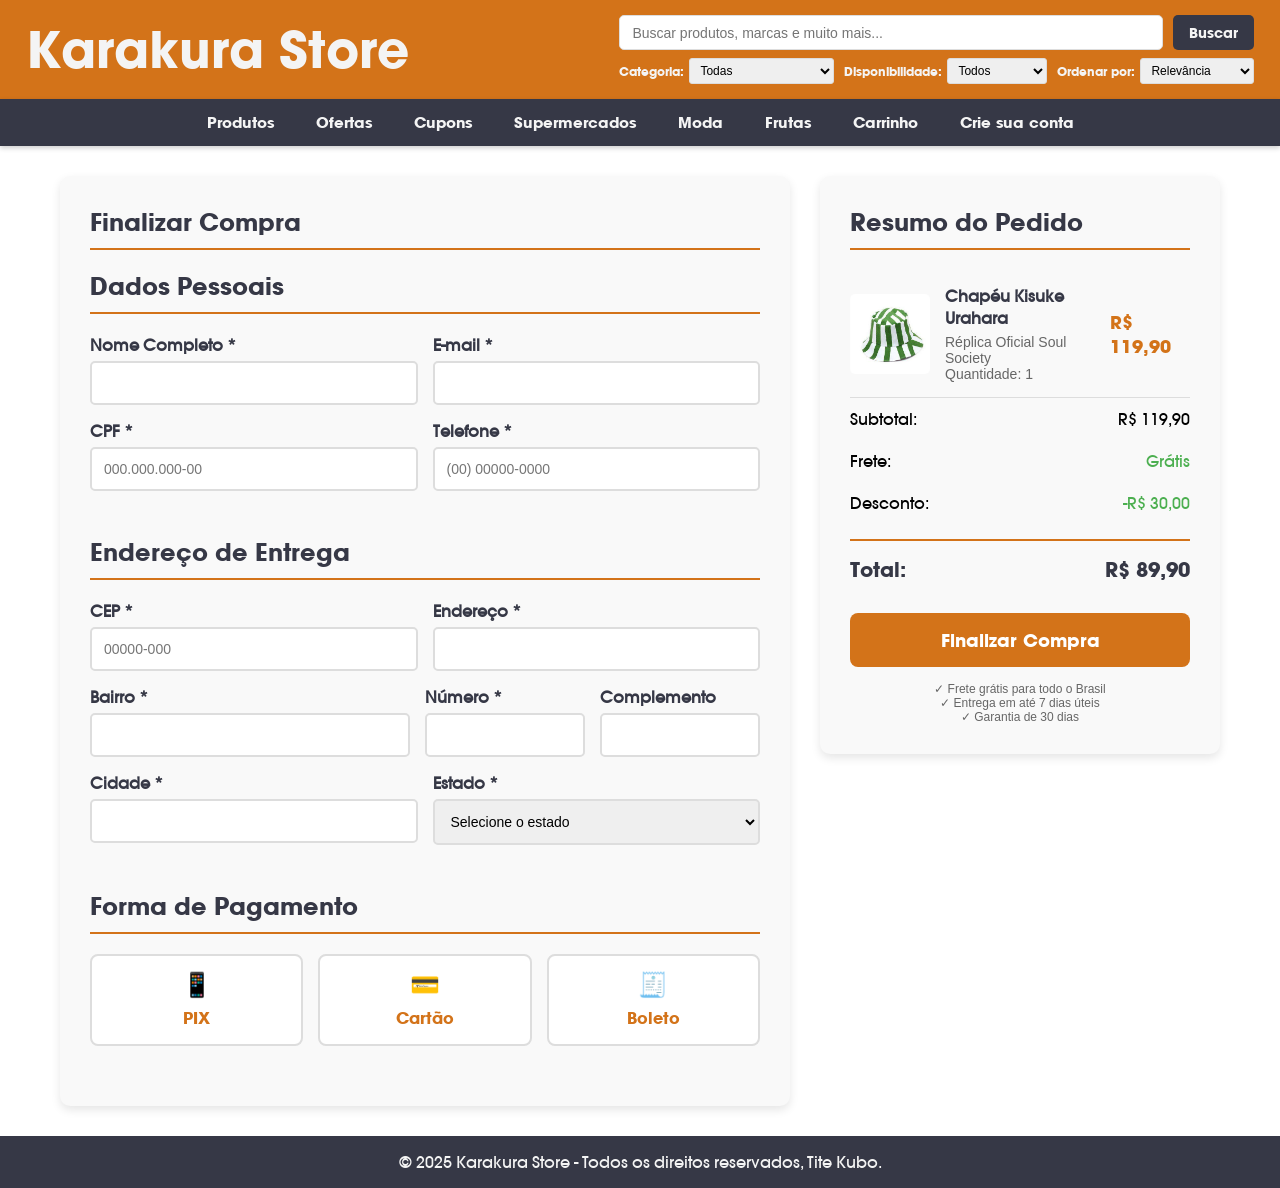
<file: public/pagamento.html>
<!DOCTYPE html>
<html lang="pt-BR">
<head>
    <meta charset="UTF-8">
    <meta name="viewport" content="width=device-width, initial-scale=1.0">
    <link rel="stylesheet" type="text/css" href="style-pag.css" />
    <title>Pagamento - Karakura Store</title>
</head>
<body>
    <div class="header">
        <h1 class="title">Karakura Store</h1>
        <div class="search-section">
          <form class="search-form">
            <input type="text" class="search-input" placeholder="Buscar produtos, marcas e muito mais..." />
            <button type="submit" class="search-button">Buscar</button>
          </form>
          <div class="filters">
            <div class="filter-group">
              <label for="category">Categoria:</label>
              <select id="category" class="filter-select">
                <option value="">Todas</option>
                <option value="vehicles">Veículos</option>
                <option value="supermarket">Supermercado</option>
                <option value="technology">Tecnologia</option>
                <option value="house">Casa e Móveis</option>
                <option value="homeappliances">Eletrodomésticos</option>
                <option value="sports">Esporte e Fitness</option>
                <option value="tools">Ferramentas</option>
                <option value="builds">Construção</option>
                <option value="commerces">Indústria e Comércio</option>
                <option value="petshops">Pet Shop</option>
                <option value="health">Saúde</option>
              </select>
            </div>
            <div class="filter-group">
              <label for="availability">Disponibilidade:</label>
              <select id="availability" class="filter-select">
                <option value="all">Todos</option>
                <option value="discount">Desconto</option>
                <option value="shipshipping">Frete Grátis</option>
              </select>
            </div>
            <div class="filter-group">
              <label for="sort">Ordenar por:</label>
              <select id="sort" class="filter-select">
                <option value="relevance">Relevância</option>
                <option value="title-asc">Título (A-Z)</option>
                <option value="title-desc">Título (Z-A)</option>
                <option value="newest">Mais Recentes</option>
              </select>
            </div>
          </div>
        </div>
      </div>
    
      <nav>
        <ul>
          <li><a href="./produtos.html">Produtos</a></li>
          <li><a href="#">Ofertas</a></li>
          <li><a href="#">Cupons</a></li>
          <li><a href="#">Supermercados</a></li>
          <li><a href="#">Moda</a></li>
          <li><a href="#">Frutas</a></li>
          <li><a href="./carrinho.html">Carrinho</a></li>
          <li><a href="./cadastro.html">Crie sua conta</a></li>
        </ul>
      </nav>
    
    <div class="checkout-container">
        <div class="checkout-form">
            <h2 class="section-title">Finalizar Compra</h2>
            
            <form>
                <div class="form-section">
                    <h3 class="section-title">Dados Pessoais</h3>
                    <div class="form-row">
                        <div class="form-group">
                            <label for="nome">Nome Completo *</label>
                            <input type="text" id="nome" name="nome" required>
                        </div>
                        <div class="form-group">
                            <label for="email">E-mail *</label>
                            <input type="email" id="email" name="email" required>
                        </div>
                    </div>
                    <div class="form-row">
                        <div class="form-group">
                            <label for="cpf">CPF *</label>
                            <input type="text" id="cpf" name="cpf" placeholder="000.000.000-00" required>
                        </div>
                        <div class="form-group">
                            <label for="telefone">Telefone *</label>
                            <input type="tel" id="telefone" name="telefone" placeholder="(00) 00000-0000" required>
                        </div>
                    </div>
                </div>

                <div class="form-section">
                    <h3 class="section-title">Endereço de Entrega</h3>
                    <div class="form-row">
                        <div class="form-group">
                            <label for="cep">CEP *</label>
                            <input type="text" id="cep" name="cep" placeholder="00000-000" required>
                        </div>
                        <div class="form-group">
                            <label for="endereco">Endereço *</label>
                            <input type="text" id="endereco" name="endereco" required>
                        </div>
                    </div>
                    <div class="form-row-3">
                        <div class="form-group">
                            <label for="bairro">Bairro *</label>
                            <input type="text" id="bairro" name="bairro" required>
                        </div>
                        <div class="form-group">
                            <label for="numero">Número *</label>
                            <input type="text" id="numero" name="numero" required>
                        </div>
                        <div class="form-group">
                            <label for="complemento">Complemento</label>
                            <input type="text" id="complemento" name="complemento">
                        </div>
                    </div>
                    <div class="form-row">
                        <div class="form-group">
                            <label for="cidade">Cidade *</label>
                            <input type="text" id="cidade" name="cidade" required>
                        </div>
                        <div class="form-group">
                            <label for="estado">Estado *</label>
                            <select id="estado" name="estado" required>
                                <option value="">Selecione o estado</option>
                                <option value="AC">Acre</option>
                                <option value="AL">Alagoas</option>
                                <option value="AP">Amapá</option>
                                <option value="AM">Amazonas</option>
                                <option value="BA">Bahia</option>
                                <option value="CE">Ceará</option>
                                <option value="DF">Distrito Federal</option>
                                <option value="ES">Espírito Santo</option>
                                <option value="GO">Goiás</option>
                                <option value="MA">Maranhão</option>
                                <option value="MT">Mato Grosso</option>
                                <option value="MS">Mato Grosso do Sul</option>
                                <option value="MG">Minas Gerais</option>
                                <option value="PA">Pará</option>
                                <option value="PB">Paraíba</option>
                                <option value="PR">Paraná</option>
                                <option value="PE">Pernambuco</option>
                                <option value="PI">Piauí</option>
                                <option value="RJ">Rio de Janeiro</option>
                                <option value="RN">Rio Grande do Norte</option>
                                <option value="RS">Rio Grande do Sul</option>
                                <option value="RO">Rondônia</option>
                                <option value="RR">Roraima</option>
                                <option value="SC">Santa Catarina</option>
                                <option value="SP">São Paulo</option>
                                <option value="SE">Sergipe</option>
                                <option value="TO">Tocantins</option>
                            </select>
                        </div>
                    </div>
                </div>

                <div class="form-section">
                    <h3 class="section-title">Forma de Pagamento</h3>
                    <div class="payment-methods">
                        <div class="payment-option" onclick="selectPayment('pix')">
                            <input type="radio" name="payment" value="pix" id="pix">
                            <div class="payment-icon">📱</div>
                            <div class="payment-name">PIX</div>
                        </div>
                        <div class="payment-option" onclick="selectPayment('cartao')">
                            <input type="radio" name="payment" value="cartao" id="cartao">
                            <div class="payment-icon">💳</div>
                            <div class="payment-name">Cartão</div>
                        </div>
                        <div class="payment-option" onclick="selectPayment('boleto')">
                            <input type="radio" name="payment" value="boleto" id="boleto">
                            <div class="payment-icon">🧾</div>
                            <div class="payment-name">Boleto</div>
                        </div>
                    </div>

                    <div id="cartao-details" style="display: none;">
                        <div class="form-group">
                            <label for="numero-cartao">Número do Cartão *</label>
                            <input type="text" id="numero-cartao" name="numero-cartao" placeholder="0000 0000 0000 0000">
                        </div>
                        <div class="form-row-3">
                            <div class="form-group">
                                <label for="nome-cartao">Nome no Cartão *</label>
                                <input type="text" id="nome-cartao" name="nome-cartao">
                            </div>
                            <div class="form-group">
                                <label for="validade">Validade *</label>
                                <input type="text" id="validade" name="validade" placeholder="MM/AA">
                            </div>
                            <div class="form-group">
                                <label for="cvv">CVV *</label>
                                <input type="text" id="cvv" name="cvv" placeholder="000">
                            </div>
                        </div>
                    </div>
                </div>

            </form>
        </div>

        <div class="order-summary">
            <h3 class="section-title">Resumo do Pedido</h3>
            
            <div class="product-item">
                <img src="./img/acs1.png" alt="Chapéu Kisuke Urahara" class="product-image">
                <div class="product-details">
                    <h3>Chapéu Kisuke Urahara</h3>
                    <p>Réplica Oficial Soul Society</p>
                    <p>Quantidade: 1</p>
                </div>
                <div class="product-price">R$ 119,90</div>
            </div>

            <div class="summary-row">
                <span>Subtotal:</span>
                <span>R$ 119,90</span>
            </div>
            <div class="summary-row">
                <span>Frete:</span>
                <span style="color: #4caf50;">Grátis</span>
            </div>
            <div class="summary-row">
                <span>Desconto:</span>
                <span style="color: #4caf50;">-R$ 30,00</span>
            </div>
            <div class="summary-row total">
                <span>Total:</span>
                <span>R$ 89,90</span>
            </div>

            <button type="submit" class="checkout-btn" onclick="processPayment()">
                Finalizar Compra
            </button>

            <div style="margin-top: 15px; font-size: 12px; color: #666; text-align: center;">
                ✓ Frete grátis para todo o Brasil<br>
                ✓ Entrega em até 7 dias úteis<br>
                ✓ Garantia de 30 dias
            </div>
        </div>
    </div>

    <footer>
        <p>&copy; 2025 Karakura Store - Todos os direitos reservados, Tite Kubo.</p>
    </footer>
</body>
</html>
</file>
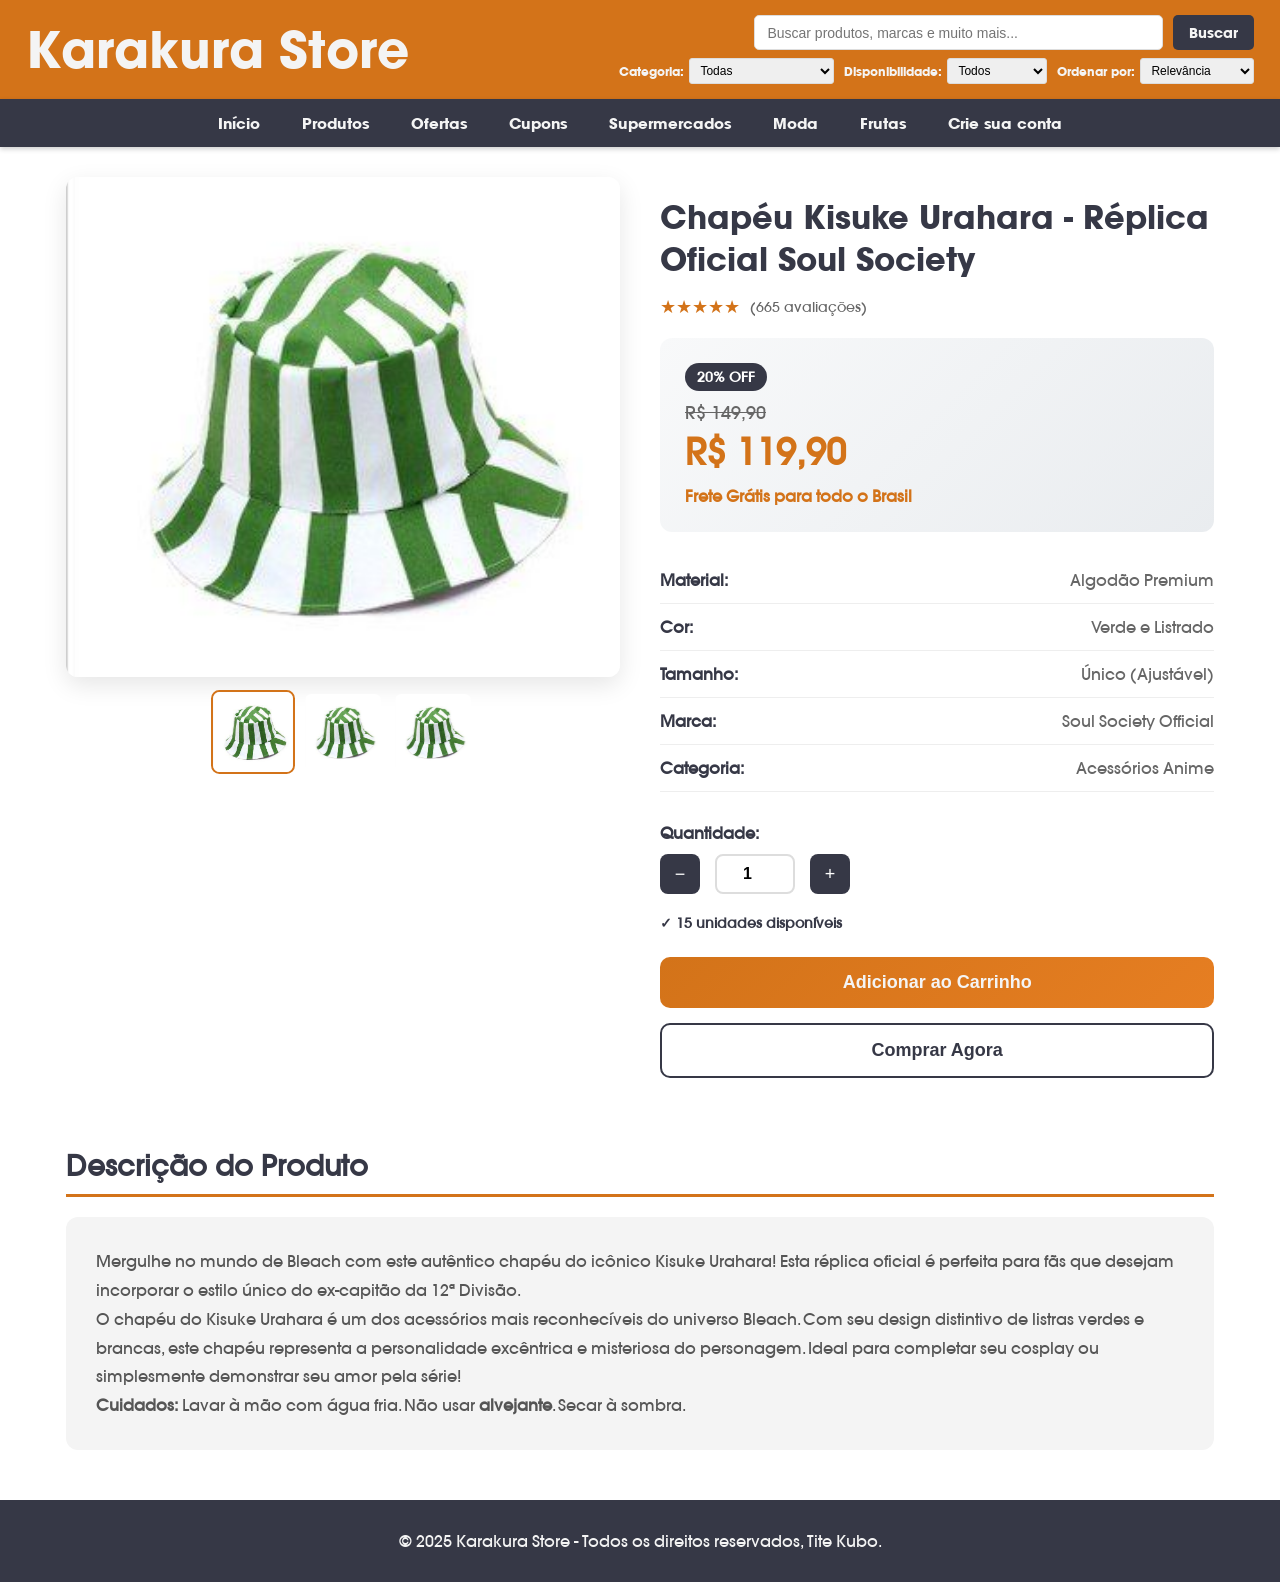
<file: public/produto.html>
<!DOCTYPE html>
<html lang="pt-BR">
  <head>
    <meta charset="UTF-8" />
    <meta name="viewport" content="width=device-width, initial-scale=1.0" />
    <link rel="stylesheet" type="text/css" href="style-prod.css" />
    <title>Chapéu Kisuke Urahara - Karakura Store</title>
  </head>
  <body>
<div class="header">
      <h1 class="title">Karakura Store</h1>
      <div class="search-section">
        <form class="search-form">
          <input
            type="text"
            class="search-input"
            placeholder="Buscar produtos, marcas e muito mais..."
          />
          <button type="submit" class="search-button">Buscar</button>
        </form>
        <div class="filters">
          <div class="filter-group">
            <label for="category">Categoria:</label>
            <select id="category" class="filter-select">
              <option value="">Todas</option>
              <option value="vehicles">Veículos</option>
              <option value="supermarket">Supermercado</option>
              <option value="technology">Tecnologia</option>
              <option value="house">Casa e Móveis</option>
              <option value="homeappliances">Eletrodomésticos</option>
              <option value="sports">Esporte e Fitness</option>
              <option value="tools">Ferramentas</option>
              <option value="builds">Construção</option>
              <option value="commerces">Indústria e Comércio</option>
              <option value="petshops">Pet Shop</option>
              <option value="health">Saúde</option>
            </select>
          </div>
          <div class="filter-group">
            <label for="availability">Disponibilidade:</label>
            <select id="availability" class="filter-select">
              <option value="all">Todos</option>
              <option value="discount">Desconto</option>
              <option value="shipshipping">Frete Grátis</option>
            </select>
          </div>
          <div class="filter-group">
            <label for="sort">Ordenar por:</label>
            <select id="sort" class="filter-select">
              <option value="relevance">Relevância</option>
              <option value="title-asc">Título (A-Z)</option>
              <option value="title-desc">Título (Z-A)</option>
              <option value="newest">Mais Recentes</option>
            </select>
          </div>
        </div>
      </div>
    </div>

    <nav>
      <ul>
        <li><a href="./index.html">Início</a></li>
        <li><a href="./produtos.html">Produtos</a></li>
        <li><a href="#">Ofertas</a></li>
        <li><a href="#">Cupons</a></li>
        <li><a href="#">Supermercados</a></li>
        <li><a href="#">Moda</a></li>
        <li><a href="#">Frutas</a></li>
<li><a href="./cadastro.html">Crie sua conta</a></li>
      </ul>
    </nav>

    <main>
      <div class="product-container">
        <div class="product-images">
          <img
            id="mainImage"
            class="main-image"
            src="./img/acs1.png"
            alt="Chapéu Kisuke Urahara"
          />

          <div class="thumbnail-container">
            <img
              class="thumbnail active"
              src="./img/acs1.png"
              alt="Vista 1"
            />
            <img class="thumbnail" src="./img/acs1.png" alt="Vista 2" />
            <img class="thumbnail" src="./img/acs1.png" alt="Vista 3" />
          </div>
        </div>

        <div class="product-info">
          <h1 class="product-title">
            Chapéu Kisuke Urahara - Réplica Oficial Soul Society
          </h1>

          <div class="product-rating">
            <div class="stars">★★★★★</div>
            <span class="rating-text">(665 avaliações)</span>
          </div>

          <div class="price-section">
            <div class="discount-badge">20% OFF</div>
            <div class="old-price">R$ 149,90</div>
            <div class="current-price">R$ 119,90</div>
            <div class="shipping-info">Frete Grátis para todo o Brasil</div>
          </div>

          <div class="product-details">
            <div class="detail-item">
              <span class="detail-label">Material:</span>
              <span class="detail-value">Algodão Premium</span>
            </div>
            <div class="detail-item">
              <span class="detail-label">Cor:</span>
              <span class="detail-value">Verde e Listrado</span>
            </div>
            <div class="detail-item">
              <span class="detail-label">Tamanho:</span>
              <span class="detail-value">Único (Ajustável)</span>
            </div>
            <div class="detail-item">
              <span class="detail-label">Marca:</span>
              <span class="detail-value">Soul Society Official</span>
            </div>
            <div class="detail-item">
              <span class="detail-label">Categoria:</span>
              <span class="detail-value">Acessórios Anime</span>
            </div>
          </div>

          <div class="quantity-section">
            <label class="quantity-label">Quantidade:</label>
            <div class="quantity-controls">
              <button class="quantity-btn" onclick="decreaseQuantity()">
                −
              </button>
              <input
                type="number"
                id="quantity"
                class="quantity-input"
                value="1"
                min="1"
                max="10"
              />
              <button class="quantity-btn" onclick="increaseQuantity()">
                +
              </button>
            </div>
            <div class="stock-info">✓ 15 unidades disponíveis</div>
          </div>

          <div class="action-buttons">
            <button class="car-btn">
              <a class="car-link" href="./carrinho.html">
                Adicionar ao Carrinho
              </a>
            </button>
            
            <button class="buy-btn">
              <a class="buy-link" href="./pagamento.html">
              Comprar Agora
              </a>
            </button>
          </div>
        </div>
      </div>

      <div class="description-section">
        <h2 class="section-title">Descrição do Produto</h2>
        <div class="description-content">
          <p>
            Mergulhe no mundo de Bleach com este autêntico chapéu do icônico
            Kisuke Urahara! Esta réplica oficial é perfeita para fãs que desejam
            incorporar o estilo único do ex-capitão da 12ª Divisão.
          </p>

          <p>
            O chapéu do Kisuke Urahara é um dos acessórios mais reconhecíveis do
            universo Bleach. Com seu design distintivo de listras verdes e
            brancas, este chapéu representa a personalidade excêntrica e
            misteriosa do personagem. Ideal para completar seu cosplay ou
            simplesmente demonstrar seu amor pela série!
          </p>

          <p>
            <strong>Cuidados:</strong> Lavar à mão com água fria. Não usar
            <strong>alvejante</strong>. Secar à sombra.
          </p>
        </div>
      </div>

      <footer>
        <p>
          &copy; 2025 Karakura Store - Todos os direitos reservados, Tite Kubo.
        </p>
      </footer>
    </main>
  </body>
</html>
</file>
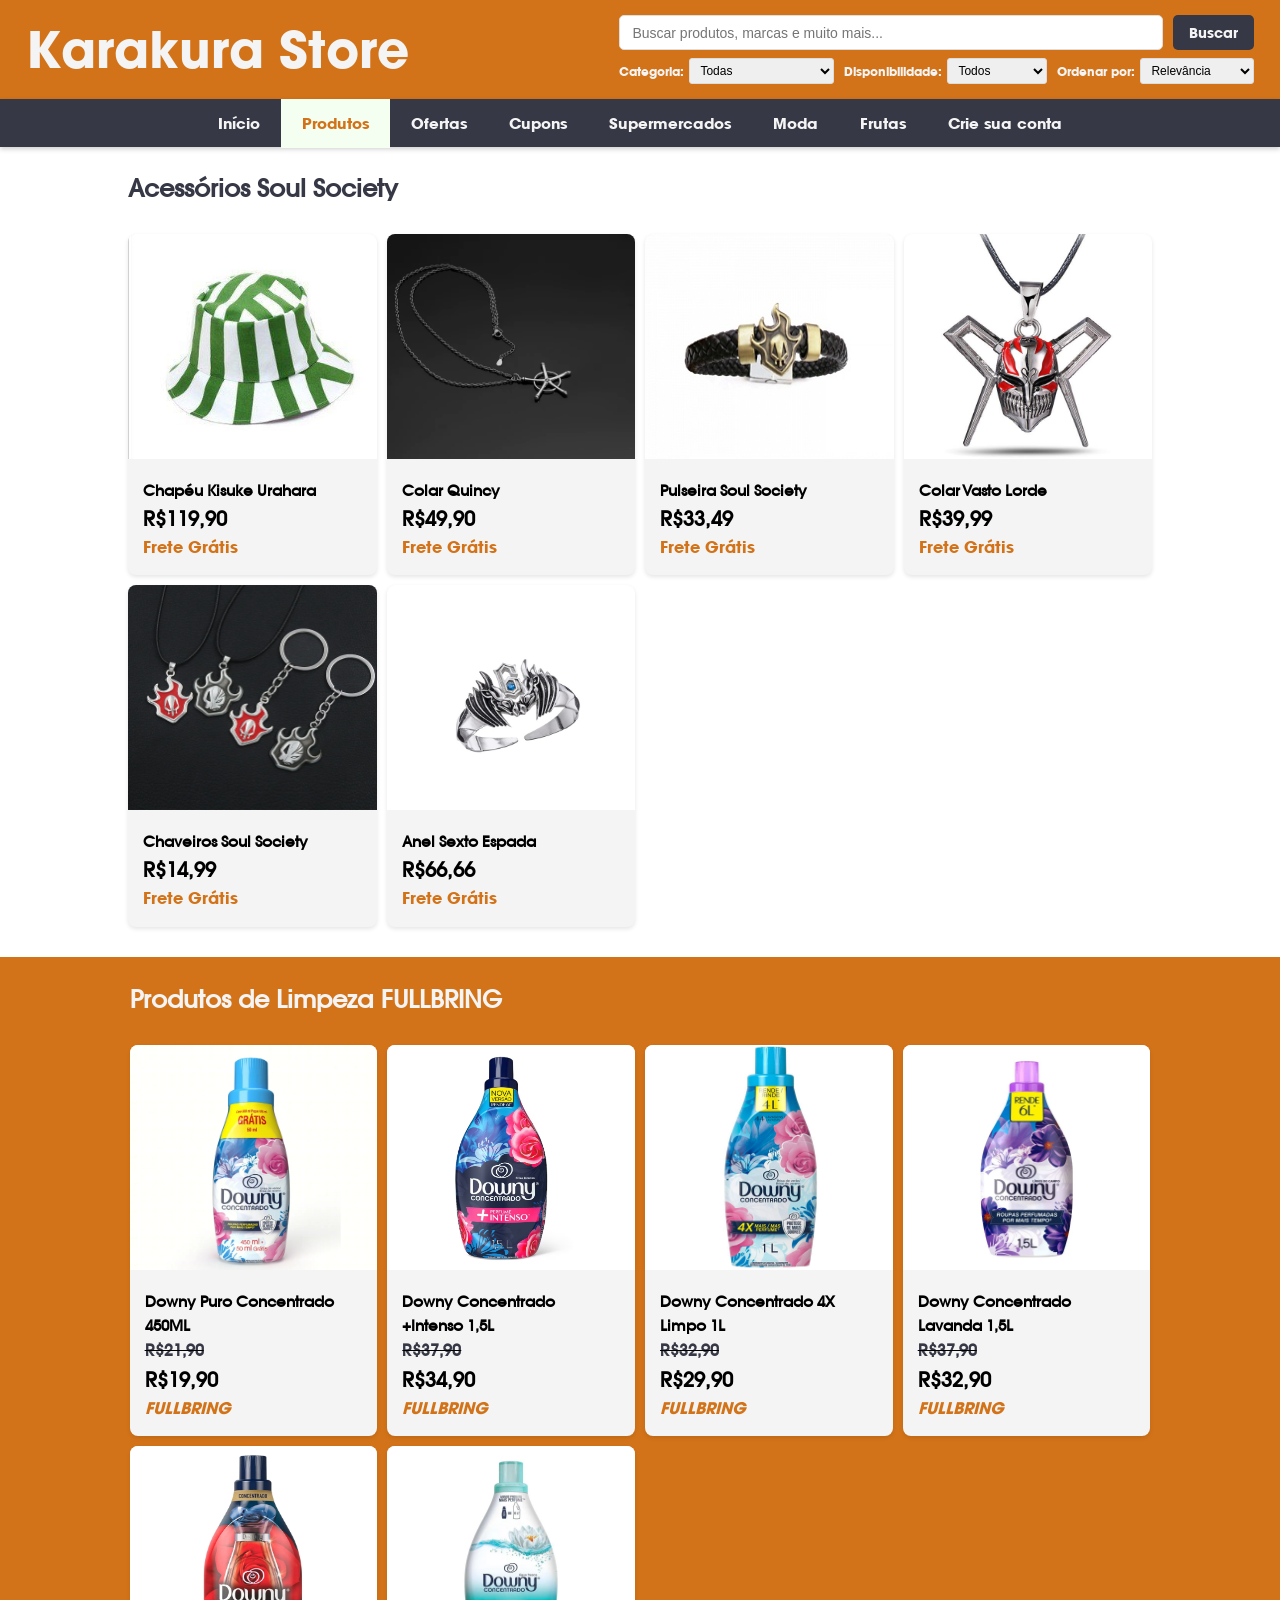
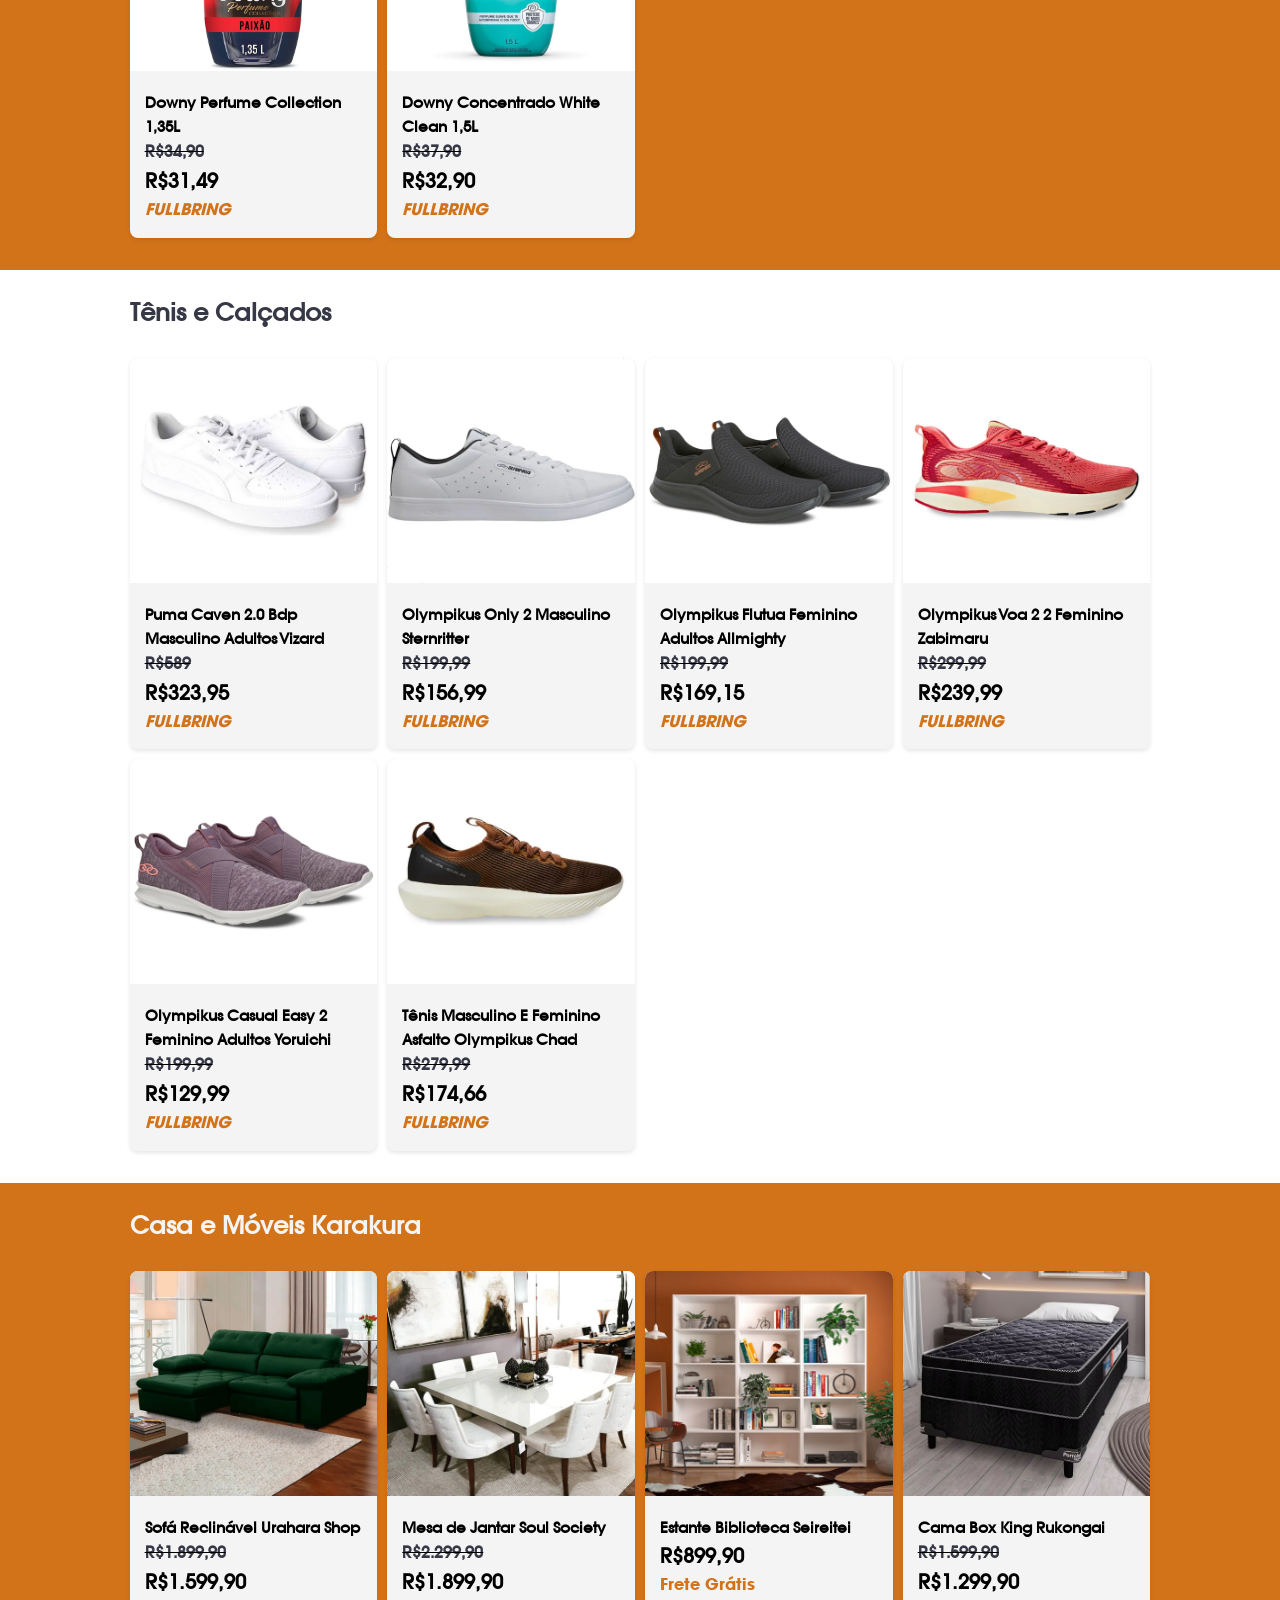
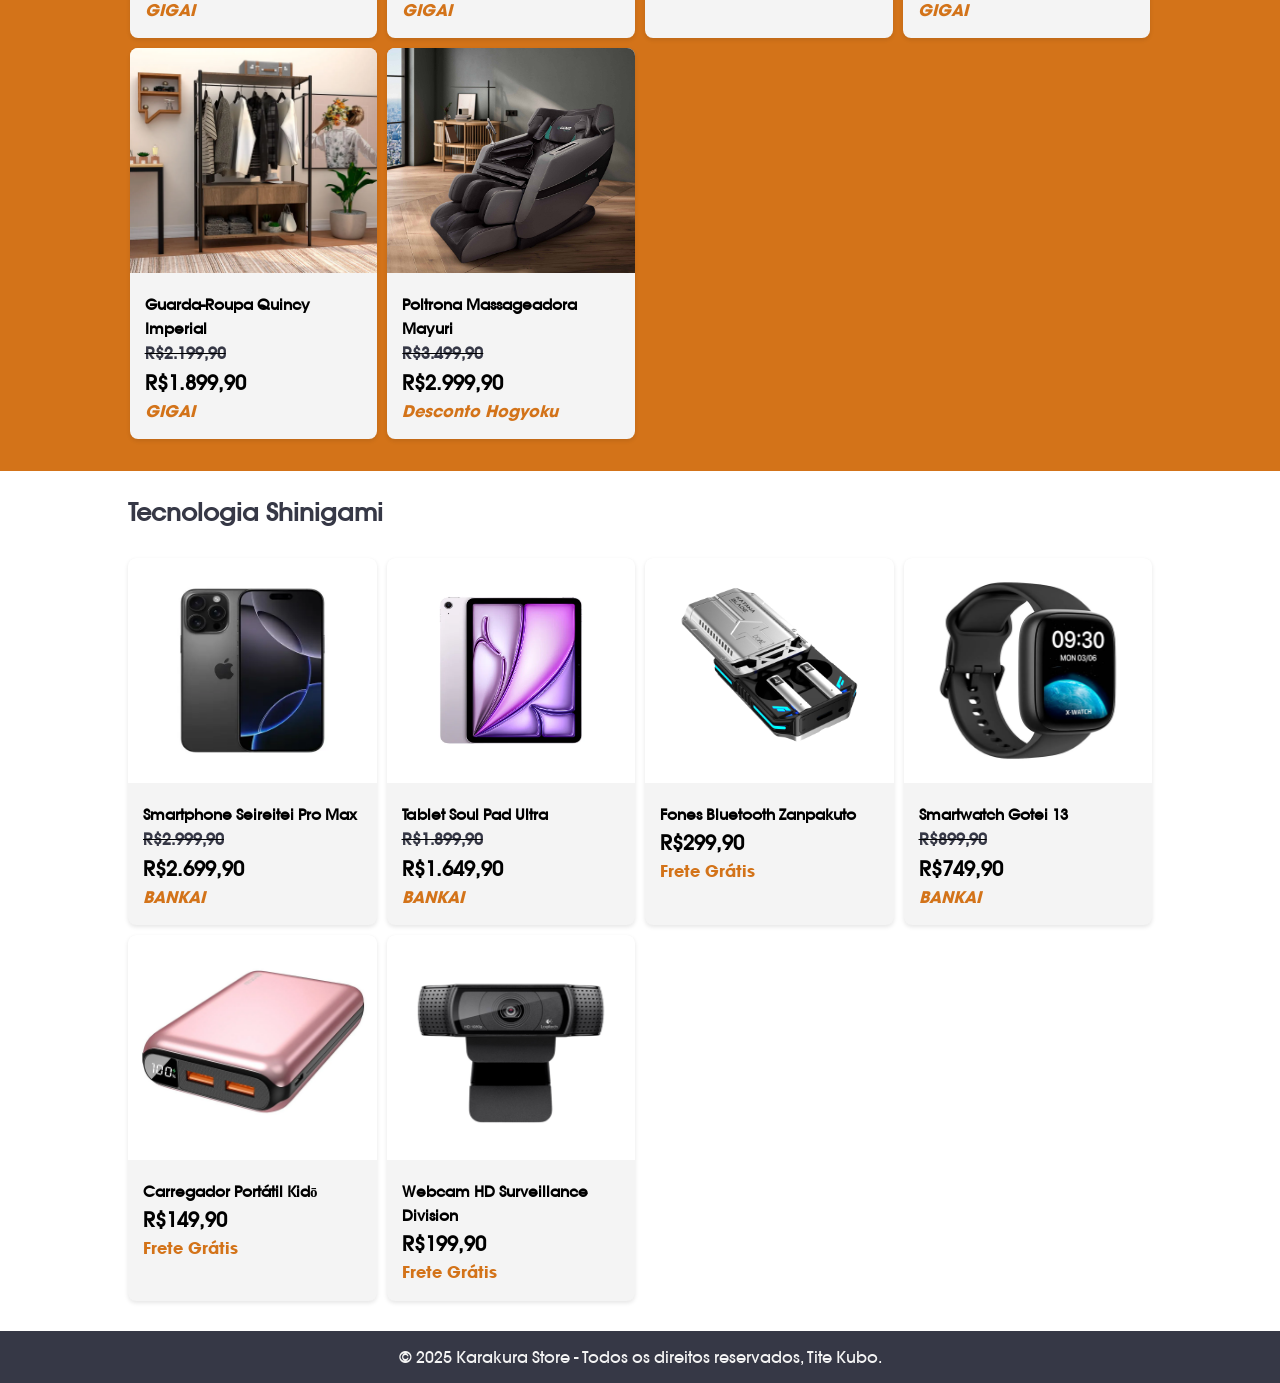
<file: public/produtos.html>
<!DOCTYPE html>
<html lang="en">
<head>
  <meta charset="UTF-8">
  <meta name="viewport" content="width=device-width, initial-scale=1.0">
  <link rel="stylesheet" type="text/css" href="style.css"/>
  <title>Produtos - Karakura Store</title>
</head>
<body>
  
  <div class="header">
    <h1 class="title">Karakura Store</h1>
    <div class="search-section">
      <form class="search-form">
          <input type="text" class="search-input" placeholder="Buscar produtos, marcas e muito mais...">
          <button type="submit" class="search-button">Buscar</button>
      </form>
      <div class="filters">
          <div class="filter-group">
              <label for="category">Categoria:</label>
              <select id="category" class="filter-select">
                  <option value="">Todas</option>
                  <option value="vehicles">Veículos</option>
                  <option value="supermarket">Supermercado</option>
                  <option value="technology">Tecnologia</option>
                  <option value="house">Casa e Móveis</option>
                  <option value="homeappliances">Eletrodomésticos</option>
                  <option value="sports">Esporte e Fitness</option>
                  <option value="tools">Ferramentas</option>
                  <option value="builds">Construção</option>
                  <option value="commerces">Indústria e Comércio</option>
                  <option value="petshops">Pet Shop</option>
                  <option value="health">Saúde</option>
              </select>
          </div>
          <div class="filter-group">
              <label for="availability">Disponibilidade:</label>
              <select id="availability" class="filter-select">
                  <option value="all">Todos</option>
                  <option value="discount">Desconto</option>
                  <option value="shipshipping">Frete Grátis</option>
              </select>
          </div>
          <div class="filter-group">
              <label for="sort">Ordenar por:</label>
              <select id="sort" class="filter-select">
                  <option value="relevance">Relevância</option>
                  <option value="title-asc">Título (A-Z)</option>
                  <option value="title-desc">Título (Z-A)</option>
                  <option value="newest">Mais Recentes</option>
              </select>
          </div>
      </div>
    </div>
  </div>

  <nav>
    <ul>
      <li><a href="./index.html">Início</a></li>
      <li><a href="#" style="color: #d37319; background-color: #f5fff1;">Produtos</a></li>
      <li><a href="#">Ofertas</a></li>
      <li><a href="#">Cupons</a></li>
      <li><a href="#">Supermercados</a></li>
      <li><a href="#">Moda</a></li>
      <li><a href="#">Frutas</a></li>
<li><a href="./cadastro.html">Crie sua conta</a></li>
    </ul>
  </nav>

  <main>

  <div class="limit1">
    <h2 class="subtit" style="margin-left: 10%; margin-top: 2%; color: #363846;">Acessórios Soul Society</h2>
    <section class="prod-container">
      <a class="prod-link" href="./produto.html">
        <div class="prod">
          <img class="prod-image" src="./img/acs1.png" alt="produto" />
          <div class="prod-info">
            <p class="prod-name">Chapéu Kisuke Urahara</p>
            <p class="prod-price">R$119,90</p>
            <p class="prod-plus">Frete Grátis</p>
          </div>
        </div>
      </a>

    <div class="prod">
      <img class="prod-image" src="./img/acs2.png" alt="produto" />
      <div class="prod-info">
        <p class="prod-name">Colar Quincy</p>
        <p class="prod-price">R$49,90</p>
        <p class="prod-plus">Frete Grátis</p>
      </div>
    </div>

    <div class="prod">
      <img class="prod-image" src="./img/acs3.png" alt="produto" />
      <div class="prod-info">
        <p class="prod-name">Pulseira Soul Society</p>
        <p class="prod-price">R$33,49</p>
        <p class="prod-plus">Frete Grátis</p>
      </div>
    </div>

    <div class="prod">
      <img class="prod-image" src="./img/acs4.png" alt="produto" />
      <div class="prod-info">
        <p class="prod-name">Colar Vasto Lorde</p>
        <p class="prod-price">R$39,99</p>
        <p class="prod-plus">Frete Grátis</p>
      </div>
    </div>

    <div class="prod">
      <img class="prod-image" src="./img/acs5.png" alt="produto" />
      <div class="prod-info">
        <p class="prod-name">Chaveiros Soul Society</p>
        <p class="prod-price">R$14,99</p>
        <p class="prod-plus">Frete Grátis</p>
      </div>
    </div>

    <div class="prod">
      <img class="prod-image" src="./img/acs6.png" alt="produto" />
      <div class="prod-info">
        <p class="prod-name">Anel Sexto Espada</p>
        <p class="prod-price">R$66,66</p>
        <p class="prod-plus">Frete Grátis</p>
      </div>
    </div>

    </section>
  </div>

  <div class="limit2">
    <h2 class="subtit" style="margin-left: 10%; margin-top: 2%;">Produtos de Limpeza FULLBRING</h2>
    <section class="prod-container">
    <div class="prod">
      <img class="prod-image" src="./img/limp1.png" alt="produto" />
      <div class="prod-info">
        <p class="prod-name">Downy Puro Concentrado 450ML</p>
        <s><p class="prod-price" style="font-size: 16px; color: #363846;">R$21,90</p></s>
        <p class="prod-price">R$19,90</p>
        <i><p class="prod-plus">FULLBRING</p></i>
      </div>
    </div>

    <div class="prod">
      <img class="prod-image" src="./img/limp2.png" alt="produto" />
      <div class="prod-info">
        <p class="prod-name">Downy Concentrado +Intenso 1,5L</p>
        <s><p class="prod-price" style="font-size: 16px; color: #363846;">R$37,90</p></s>
        <p class="prod-price">R$34,90</p>
        <i><p class="prod-plus">FULLBRING</p></i>
      </div>
    </div>

    <div class="prod">
      <img class="prod-image" src="./img/limp3.png" alt="produto" />
      <div class="prod-info">
        <p class="prod-name">Downy Concentrado 4X Limpo 1L</p>
        <s><p class="prod-price" style="font-size: 16px; color: #363846;">R$32,90</p></s>
        <p class="prod-price">R$29,90</p>
        <i><p class="prod-plus">FULLBRING</p></i>
      </div>
    </div>

    <div class="prod">
      <img class="prod-image" src="./img/limp4.png" alt="produto" />
      <div class="prod-info">
        <p class="prod-name">Downy Concentrado Lavanda 1,5L</p>
        <s><p class="prod-price" style="font-size: 16px; color: #363846;">R$37,90</p></s>
        <p class="prod-price">R$32,90</p>
        <i><p class="prod-plus">FULLBRING</p></i>
      </div>
    </div>

    <div class="prod">
      <img class="prod-image" src="./img/limp5.png" alt="produto" />
      <div class="prod-info">
        <p class="prod-name">Downy Perfume Collection 1,35L</p>
        <s><p class="prod-price" style="font-size: 16px; color: #363846;">R$34,90</p></s>
        <p class="prod-price">R$31,49</p>
        <i><p class="prod-plus">FULLBRING</p></i>
      </div>
    </div>

    <div class="prod">
      <img class="prod-image" src="./img/limp6.png" alt="produto" />
      <div class="prod-info">
        <p class="prod-name">Downy Concentrado White Clean 1,5L</p>
        <s><p class="prod-price" style="font-size: 16px; color: #363846;">R$37,90</p></s>
        <p class="prod-price">R$32,90</p>
        <i><p class="prod-plus">FULLBRING</p></i>
      </div>
    </div>

    </section>
  </div>

  <div class="limit3">
    <h2 class="subtit" style="margin-left: 10%; margin-top: 2%; color: #363846;">Tênis e Calçados</h2>
    <section class="prod-container">
    <div class="prod">
      <img class="prod-image" src="./img/tenis1.png" alt="produto" style="object-fit: fill;"/>
      <div class="prod-info">
        <p class="prod-name">Puma Caven 2.0 Bdp Masculino Adultos Vizard</p>
        <s><p class="prod-price" style="font-size: 16px; color: #363846;">R$589</p></s>
        <p class="prod-price">R$323,95</p>
        <i><p class="prod-plus">FULLBRING</p></i>
      </div>
    </div>

    <div class="prod">
      <img class="prod-image" src="./img/tenis2.png" alt="produto" />
      <div class="prod-info">
        <p class="prod-name">Olympikus Only 2 Masculino Sternritter</p>
        <s><p class="prod-price" style="font-size: 16px; color: #363846;">R$199,99</p></s>
        <p class="prod-price">R$156,99</p>
        <i><p class="prod-plus">FULLBRING</p></i>
      </div>
    </div>

    <div class="prod">
      <img class="prod-image" src="./img/tenis3.png" alt="produto" />
      <div class="prod-info">
        <p class="prod-name">Olympikus Flutua Feminino Adultos Allmighty</p>
        <s><p class="prod-price" style="font-size: 16px; color: #363846;">R$199,99</p></s>
        <p class="prod-price">R$169,15</p>
        <i><p class="prod-plus">FULLBRING</p></i>
      </div>
    </div>

    <div class="prod">
      <img class="prod-image" src="./img/tenis4.png" alt="produto" />
      <div class="prod-info">
        <p class="prod-name">Olympikus Voa 2 2 Feminino Zabimaru</p>
        <s><p class="prod-price" style="font-size: 16px; color: #363846;">R$299,99</p></s>
        <p class="prod-price">R$239,99</p>
        <i><p class="prod-plus">FULLBRING</p></i>
      </div>
    </div>

    <div class="prod">
      <img class="prod-image" src="./img/tenis5.png" alt="produto" />
      <div class="prod-info">
        <p class="prod-name">Olympikus Casual Easy 2 Feminino Adultos Yoruichi</p>
        <s><p class="prod-price" style="font-size: 16px; color: #363846;">R$199,99</p></s>
        <p class="prod-price">R$129,99</p>
        <i><p class="prod-plus">FULLBRING</p></i>
      </div>
    </div>

    <div class="prod">
      <img class="prod-image" src="./img/tenis6.png" alt="produto" />
      <div class="prod-info">
        <p class="prod-name">Tênis Masculino E Feminino Asfalto Olympikus Chad</p>
        <s><p class="prod-price" style="font-size: 16px; color: #363846;">R$279,99</p></s>
        <p class="prod-price">R$174,66</p>
        <i><p class="prod-plus">FULLBRING</p></i>
      </div>
    </div>

    </section>
  </div>

    <div class="limit2">
    <h2 class="subtit" style="margin-left: 10%; margin-top: 2%;">Casa e Móveis Karakura</h2>
    <section class="prod-container">
    <div class="prod">
      <img class="prod-image" src="./img/mov1.png" alt="produto" />
      <div class="prod-info">
        <p class="prod-name">Sofá Reclinável Urahara Shop</p>
        <s><p class="prod-price" style="font-size: 16px; color: #363846;">R$1.899,90</p></s>
        <p class="prod-price">R$1.599,90</p>
        <i><p class="prod-plus">GIGAI</p></i>
      </div>
    </div>

    <div class="prod">
      <img class="prod-image" src="./img/mov2.png" alt="produto" />
      <div class="prod-info">
        <p class="prod-name">Mesa de Jantar Soul Society</p>
        <s><p class="prod-price" style="font-size: 16px; color: #363846;">R$2.299,90</p></s>
        <p class="prod-price">R$1.899,90</p>
        <i><p class="prod-plus">GIGAI</p></i>
      </div>
    </div>

    <div class="prod">
      <img class="prod-image" src="./img/mov3.png" alt="produto" />
      <div class="prod-info">
        <p class="prod-name">Estante Biblioteca Seireitei</p>
        <p class="prod-price">R$899,90</p>
        <p class="prod-plus">Frete Grátis</p>
      </div>
    </div>

    <div class="prod">
      <img class="prod-image" src="./img/mov4.png" alt="produto" />
      <div class="prod-info">
        <p class="prod-name">Cama Box King Rukongai</p>
        <s><p class="prod-price" style="font-size: 16px; color: #363846;">R$1.599,90</p></s>
        <p class="prod-price">R$1.299,90</p>
        <i><p class="prod-plus">GIGAI</p></i>
      </div>
    </div>

    <div class="prod">
      <img class="prod-image" src="./img/mov5.png" alt="produto" />
      <div class="prod-info">
        <p class="prod-name">Guarda-Roupa Quincy Imperial</p>
        <s><p class="prod-price" style="font-size: 16px; color: #363846;">R$2.199,90</p></s>
        <p class="prod-price">R$1.899,90</p>
        <i><p class="prod-plus">GIGAI</p></i>
      </div>
    </div>

    <div class="prod">
      <img class="prod-image" src="./img/mov6.png" alt="produto" />
      <div class="prod-info">
        <p class="prod-name">Poltrona Massageadora Mayuri</p>
        <s><p class="prod-price" style="font-size: 16px; color: #363846;">R$3.499,90</p></s>
        <p class="prod-price">R$2.999,90</p>
        <i><p class="prod-plus">Desconto Hogyoku </p></i>
      </div>
    </div>

    </section>
    </div>

  <div class="limit1">
    <h2 class="subtit" style="margin-left: 10%; margin-top: 2%; color: #363846;">Tecnologia Shinigami</h2>
    <section class="prod-container">
    <div class="prod">
      <img class="prod-image" src="./img/tech1.png" alt="produto" />
      <div class="prod-info">
        <p class="prod-name">Smartphone Seireitei Pro Max</p>
        <s><p class="prod-price" style="font-size: 16px; color: #363846;">R$2.999,90</p></s>
        <p class="prod-price">R$2.699,90</p>
        <i><p class="prod-plus">BANKAI</p></i>
      </div>
    </div>

    <div class="prod">
      <img class="prod-image" src="./img/tech2.png" alt="produto" />
      <div class="prod-info">
        <p class="prod-name">Tablet Soul Pad Ultra</p>
        <s><p class="prod-price" style="font-size: 16px; color: #363846;">R$1.899,90</p></s>
        <p class="prod-price">R$1.649,90</p>
        <i><p class="prod-plus">BANKAI</p></i>
      </div>
    </div>

    <div class="prod">
      <img class="prod-image" src="./img/tech3.png" alt="produto" />
      <div class="prod-info">
        <p class="prod-name">Fones Bluetooth Zanpakuto</p>
        <p class="prod-price">R$299,90</p>
        <p class="prod-plus">Frete Grátis</p>
      </div>
    </div>

    <div class="prod">
      <img class="prod-image" src="./img/tech4.png" alt="produto" />
      <div class="prod-info">
        <p class="prod-name">Smartwatch Gotei 13</p>
        <s><p class="prod-price" style="font-size: 16px; color: #363846;">R$899,90</p></s>
        <p class="prod-price">R$749,90</p>
        <i><p class="prod-plus">BANKAI</p></i>
      </div>
    </div>

    <div class="prod">
      <img class="prod-image" src="./img/tech5.png" alt="produto" />
      <div class="prod-info">
        <p class="prod-name">Carregador Portátil Kidō</p>
        <p class="prod-price">R$149,90</p>
        <p class="prod-plus">Frete Grátis</p>
      </div>
    </div>

    <div class="prod">
      <img class="prod-image" src="./img/tech6.png" alt="produto" />
      <div class="prod-info">
        <p class="prod-name">Webcam HD Surveillance Division</p>
        <p class="prod-price">R$199,90</p>
        <p class="prod-plus">Frete Grátis</p>
      </div>
    </div>

    </section>
  </div>


    </section>
  </div>

  </main>

  <footer>
        <p>&copy; 2025 Karakura Store - Todos os direitos reservados, Tite Kubo.</p>
  </footer>

</body>
</html>
</file>
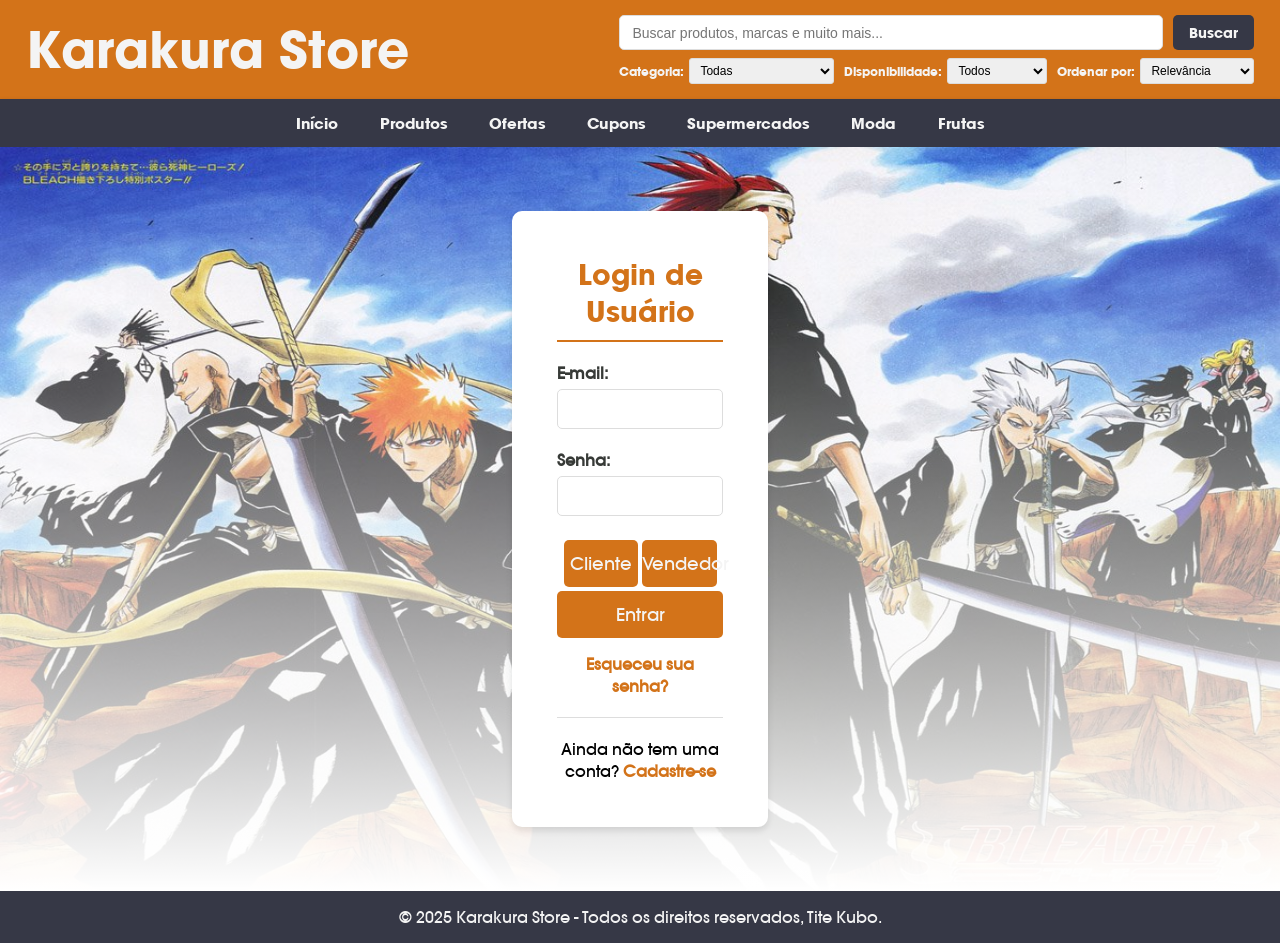
<file: templates/cadastro.html>
<!DOCTYPE html>
<html lang="en">
  <head>
    <meta charset="UTF-8" />
    <meta name="viewport" content="width=device-width, initial-scale=1.0" />
    <link rel="stylesheet" type="text/css" href="../public/style-cad.css" />
    <title>Cadastro - Karakura Store</title>
  </head>
  <body>
    
    <div class="header">
      <h1 class="title">Karakura Store</h1>
      <div class="search-section">
        <form class="search-form">
          <input
            type="text"
            class="search-input"
            placeholder="Buscar produtos, marcas e muito mais..."
          />
          <button type="submit" class="search-button">Buscar</button>
        </form>
        <div class="filters">
          <div class="filter-group">
            <label for="category">Categoria:</label>
            <select id="category" class="filter-select">
              <option value="">Todas</option>
              <option value="vehicles">Veículos</option>
              <option value="supermarket">Supermercado</option>
              <option value="technology">Tecnologia</option>
              <option value="house">Casa e Móveis</option>
              <option value="homeappliances">Eletrodomésticos</option>
              <option value="sports">Esporte e Fitness</option>
              <option value="tools">Ferramentas</option>
              <option value="builds">Construção</option>
              <option value="commerces">Indústria e Comércio</option>
              <option value="petshops">Pet Shop</option>
              <option value="health">Saúde</option>
            </select>
          </div>
          <div class="filter-group">
            <label for="availability">Disponibilidade:</label>
            <select id="availability" class="filter-select">
              <option value="all">Todos</option>
              <option value="discount">Desconto</option>
              <option value="shipshipping">Frete Grátis</option>
            </select>
          </div>
          <div class="filter-group">
            <label for="sort">Ordenar por:</label>
            <select id="sort" class="filter-select">
              <option value="relevance">Relevância</option>
              <option value="title-asc">Título (A-Z)</option>
              <option value="title-desc">Título (Z-A)</option>
              <option value="newest">Mais Recentes</option>
            </select>
          </div>
        </div>
      </div>
    </div>

    <nav>
      <ul>
<li><a href="./index.html">Início</a></li>
        <li><a href="./produtos.html">Produtos</a></li>
        <li><a href="#">Ofertas</a></li>
        <li><a href="#">Cupons</a></li>
        <li><a href="#">Supermercados</a></li>
        <li><a href="#">Moda</a></li>
        <li><a href="#">Frutas</a></li>
      </ul>
    </nav>

    <div class="banner">
      <img class="banner-image" src="../public/img/ban-cad2.jpg" alt="banner" />
    </div>

<main>
        <div class="login-container">
            <h2 class="form-title">Login de Usuário</h2>
            <form action="#" method="post">
                <div class="form-group">
                    <label for="email">E-mail:</label>
                    <input type="email" id="email" name="email" class="form-control" required>
                </div>
                <div class="form-group">
                    <label for="password">Senha:</label>
                    <input type="password" id="password" name="password" class="form-control" required>
                </div>

                <div class="btn-group">
                  <button type="submit" class="btn-option">Cliente</button>
                  <button type="submit" class="btn-option">Vendedor</button>
                </div>
                
                <button type="submit" class="btn-login">Entrar</button>

                <div class="forgot-password">
                    <a href="#">Esqueceu sua senha?</a>
                </div>
                <div class="register-link">
                    <p>Ainda não tem uma conta? <a href="#">Cadastre-se</a></p>
                </div>
            </form>
        </div>
 
</main>

<footer>
      <p>
        &copy; 2025 Karakura Store - Todos os direitos reservados, Tite Kubo.
      </p>
    </footer>
  </body>
</html>
</file>
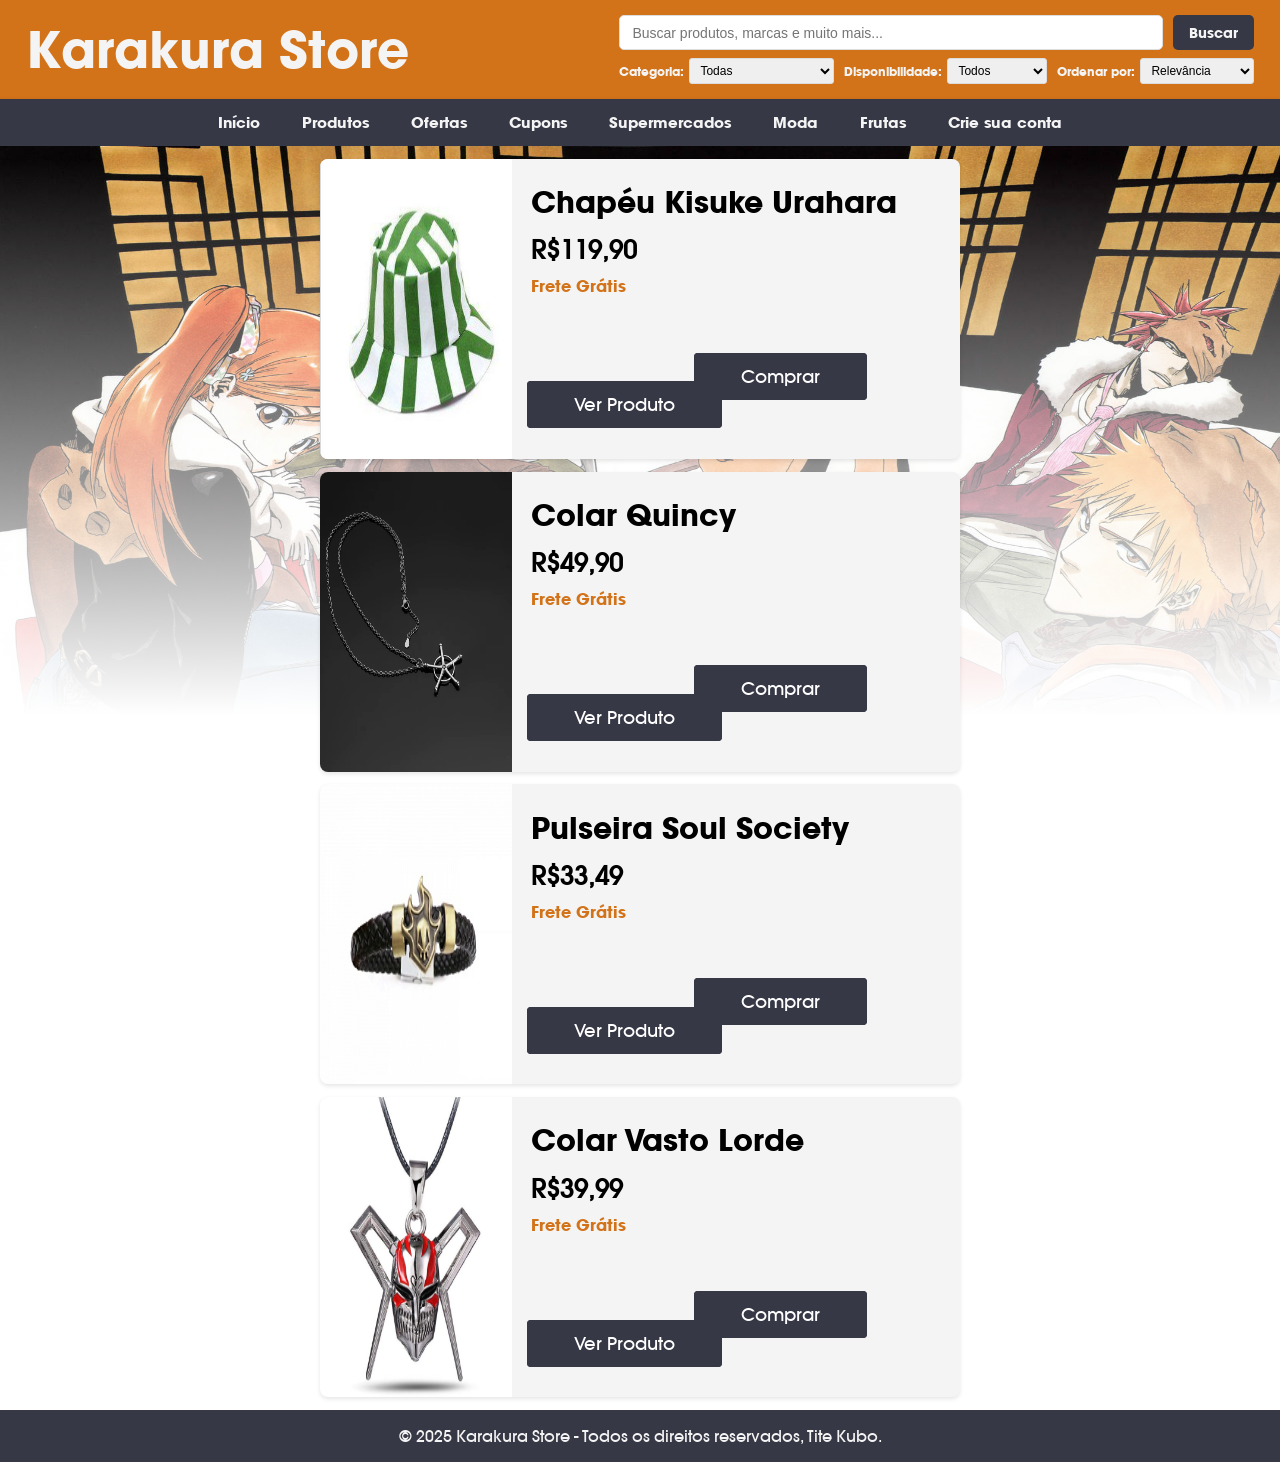
<file: templates/carrinho.html>
<!DOCTYPE html>
<html lang="en">

<head>
    <meta charset="UTF-8">
    <meta name="viewport" content="width=device-width, initial-scale=1.0">
    <link rel="stylesheet" type="text/css" href="../public/style-car.css" />
    <title>Carrinho - Karakura Store</title>
</head>

<body>
    <div class="header">
    <h1 class="title">Karakura Store</h1>
    <div class="search-section">
      <form class="search-form">
        <input type="text" class="search-input" placeholder="Buscar produtos, marcas e muito mais..." />
        <button type="submit" class="search-button">Buscar</button>
      </form>
      <div class="filters">
        <div class="filter-group">
          <label for="category">Categoria:</label>
          <select id="category" class="filter-select">
            <option value="">Todas</option>
            <option value="vehicles">Veículos</option>
            <option value="supermarket">Supermercado</option>
            <option value="technology">Tecnologia</option>
            <option value="house">Casa e Móveis</option>
            <option value="homeappliances">Eletrodomésticos</option>
            <option value="sports">Esporte e Fitness</option>
            <option value="tools">Ferramentas</option>
            <option value="builds">Construção</option>
            <option value="commerces">Indústria e Comércio</option>
            <option value="petshops">Pet Shop</option>
            <option value="health">Saúde</option>
          </select>
        </div>
        <div class="filter-group">
          <label for="availability">Disponibilidade:</label>
          <select id="availability" class="filter-select">
            <option value="all">Todos</option>
            <option value="discount">Desconto</option>
            <option value="shipshipping">Frete Grátis</option>
          </select>
        </div>
        <div class="filter-group">
          <label for="sort">Ordenar por:</label>
          <select id="sort" class="filter-select">
            <option value="relevance">Relevância</option>
            <option value="title-asc">Título (A-Z)</option>
            <option value="title-desc">Título (Z-A)</option>
            <option value="newest">Mais Recentes</option>
          </select>
        </div>
      </div>
    </div>
  </div>

    <nav>
        <ul>
            <li><a href="./index.html">Início</a></li>
            <li><a href="./produtos.html">Produtos</a></li>
            <li><a href="#">Ofertas</a></li>
            <li><a href="#">Cupons</a></li>
            <li><a href="#">Supermercados</a></li>
            <li><a href="#">Moda</a></li>
            <li><a href="#">Frutas</a></li>
            <li><a href="./cadastro.html">Crie sua conta</a></li>
        </ul>
    </nav>

    <div class="banner">
        <img class="banner-image" src="../public/img/ban-car.jpg" alt="banner" />
    </div>

    <main>

        <div class="limit1">
            <section class="prod-container">
                <div class="prod">
                    <img class="prod-image" src="../public/img/acs1.png" alt="produto" />
                    <div class="prod-info">
                        <p class="prod-name">Chapéu Kisuke Urahara</p>
                        <p class="prod-price">R$119,90</p>
                        <p class="prod-plus">Frete Grátis</p>
                        <a class="prod-button first-button" href="./pagamento.html">Comprar</a>
                        <a class="prod-button" href="./produto.html">Ver Produto</a>
                    </div>
                </div>

                <div class="prod">
                    <img class="prod-image" src="../public/img/acs2.png" alt="produto" />
                    <div class="prod-info">
                        <p class="prod-name">Colar Quincy</p>
                        <p class="prod-price">R$49,90</p>
                        <p class="prod-plus">Frete Grátis</p>
                        <a class="prod-button first-button" href="./pagamento.html">Comprar</a>
                        <a class="prod-button" href="./produto.html">Ver Produto</a>
                    </div>
                </div>

                <div class="prod">
                    <img class="prod-image" src="../public/img/acs3.png" alt="produto" />
                    <div class="prod-info">
                        <p class="prod-name">Pulseira Soul Society</p>
                        <p class="prod-price">R$33,49</p>
                        <p class="prod-plus">Frete Grátis</p>
                        <a class="prod-button first-button" href="./pagamento.html">Comprar</a>
                        <a class="prod-button" href="./produto.html">Ver Produto</a>
                    </div>
                </div>

                <div class="prod">
                    <img class="prod-image" src="../public/img/acs4.png" alt="produto" />
                    <div class="prod-info">
                        <p class="prod-name">Colar Vasto Lorde</p>
                        <p class="prod-price">R$39,99</p>
                        <p class="prod-plus">Frete Grátis</p>
                        <a class="prod-button first-button" href="./pagamento.html">Comprar</a>
                        <a class="prod-button" href="./produto.html">Ver Produto</a>
                    </div>
                </div>

            </section>
        </div>

    </main>

    <footer>
        <p>&copy; 2025 Karakura Store - Todos os direitos reservados, Tite Kubo.</p>
    </footer>

</body>

</html>
</file>
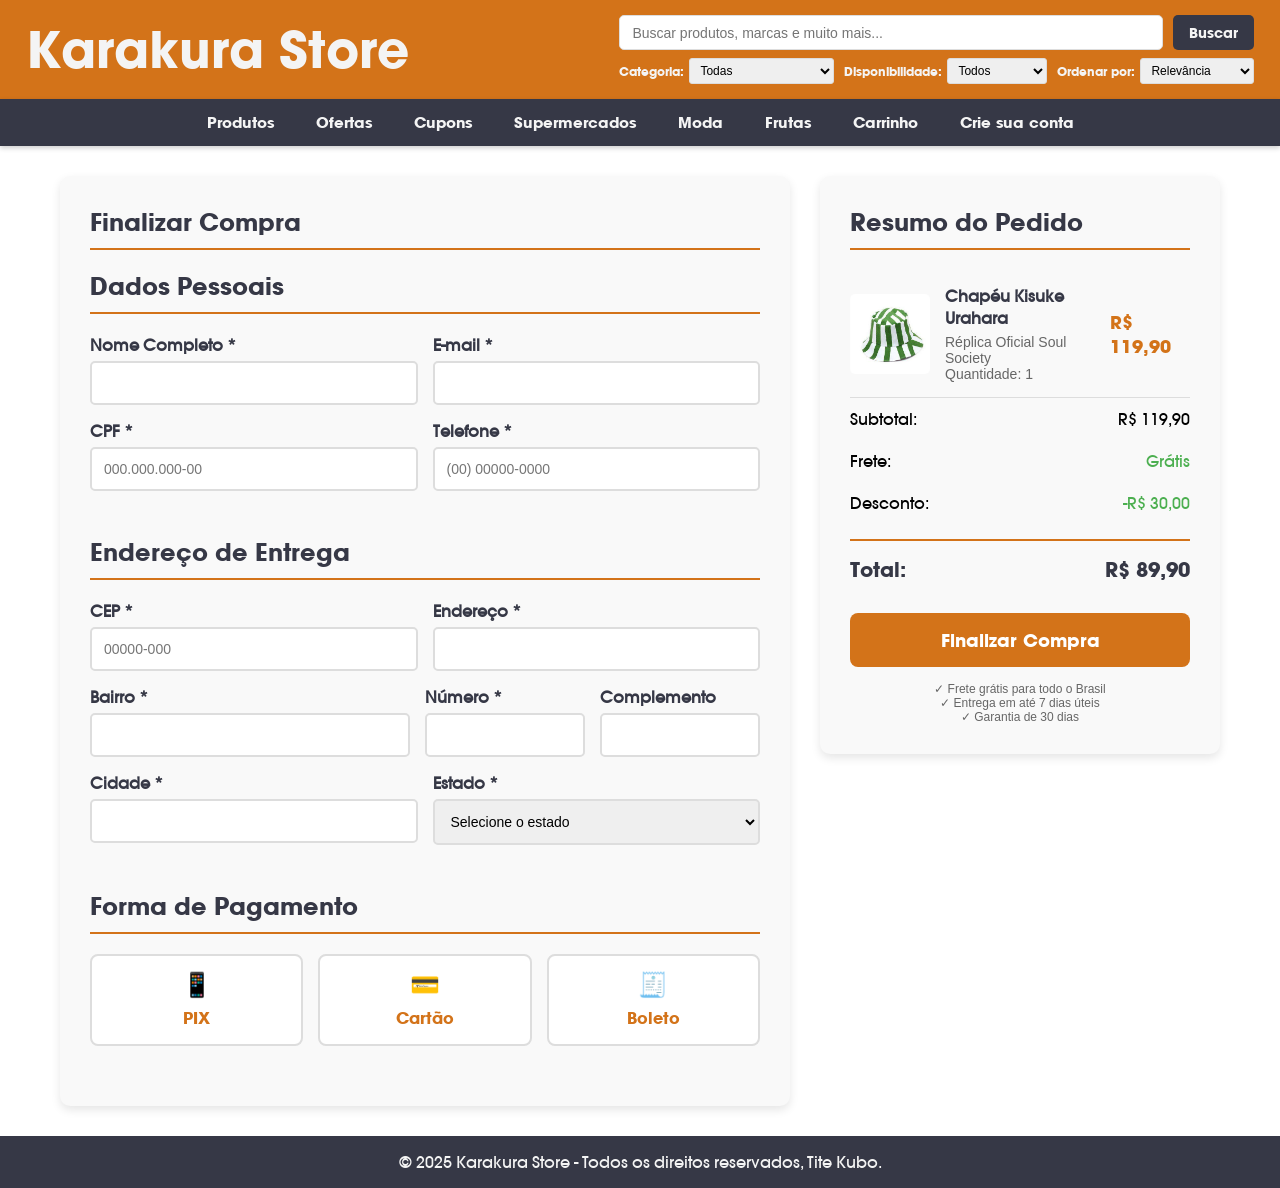
<file: templates/pagamento.html>
<!DOCTYPE html>
<html lang="pt-BR">
<head>
    <meta charset="UTF-8">
    <meta name="viewport" content="width=device-width, initial-scale=1.0">
    <link rel="stylesheet" type="text/css" href="../public/style-pag.css" />
    <title>Pagamento - Karakura Store</title>
</head>
<body>
    <div class="header">
        <h1 class="title">Karakura Store</h1>
        <div class="search-section">
          <form class="search-form">
            <input type="text" class="search-input" placeholder="Buscar produtos, marcas e muito mais..." />
            <button type="submit" class="search-button">Buscar</button>
          </form>
          <div class="filters">
            <div class="filter-group">
              <label for="category">Categoria:</label>
              <select id="category" class="filter-select">
                <option value="">Todas</option>
                <option value="vehicles">Veículos</option>
                <option value="supermarket">Supermercado</option>
                <option value="technology">Tecnologia</option>
                <option value="house">Casa e Móveis</option>
                <option value="homeappliances">Eletrodomésticos</option>
                <option value="sports">Esporte e Fitness</option>
                <option value="tools">Ferramentas</option>
                <option value="builds">Construção</option>
                <option value="commerces">Indústria e Comércio</option>
                <option value="petshops">Pet Shop</option>
                <option value="health">Saúde</option>
              </select>
            </div>
            <div class="filter-group">
              <label for="availability">Disponibilidade:</label>
              <select id="availability" class="filter-select">
                <option value="all">Todos</option>
                <option value="discount">Desconto</option>
                <option value="shipshipping">Frete Grátis</option>
              </select>
            </div>
            <div class="filter-group">
              <label for="sort">Ordenar por:</label>
              <select id="sort" class="filter-select">
                <option value="relevance">Relevância</option>
                <option value="title-asc">Título (A-Z)</option>
                <option value="title-desc">Título (Z-A)</option>
                <option value="newest">Mais Recentes</option>
              </select>
            </div>
          </div>
        </div>
      </div>
    
      <nav>
        <ul>
          <li><a href="./produtos.html">Produtos</a></li>
          <li><a href="#">Ofertas</a></li>
          <li><a href="#">Cupons</a></li>
          <li><a href="#">Supermercados</a></li>
          <li><a href="#">Moda</a></li>
          <li><a href="#">Frutas</a></li>
          <li><a href="./carrinho.html">Carrinho</a></li>
          <li><a href="./cadastro.html">Crie sua conta</a></li>
        </ul>
      </nav>
    
    <div class="checkout-container">
        <div class="checkout-form">
            <h2 class="section-title">Finalizar Compra</h2>
            
            <form>
                <div class="form-section">
                    <h3 class="section-title">Dados Pessoais</h3>
                    <div class="form-row">
                        <div class="form-group">
                            <label for="nome">Nome Completo *</label>
                            <input type="text" id="nome" name="nome" required>
                        </div>
                        <div class="form-group">
                            <label for="email">E-mail *</label>
                            <input type="email" id="email" name="email" required>
                        </div>
                    </div>
                    <div class="form-row">
                        <div class="form-group">
                            <label for="cpf">CPF *</label>
                            <input type="text" id="cpf" name="cpf" placeholder="000.000.000-00" required>
                        </div>
                        <div class="form-group">
                            <label for="telefone">Telefone *</label>
                            <input type="tel" id="telefone" name="telefone" placeholder="(00) 00000-0000" required>
                        </div>
                    </div>
                </div>

                <div class="form-section">
                    <h3 class="section-title">Endereço de Entrega</h3>
                    <div class="form-row">
                        <div class="form-group">
                            <label for="cep">CEP *</label>
                            <input type="text" id="cep" name="cep" placeholder="00000-000" required>
                        </div>
                        <div class="form-group">
                            <label for="endereco">Endereço *</label>
                            <input type="text" id="endereco" name="endereco" required>
                        </div>
                    </div>
                    <div class="form-row-3">
                        <div class="form-group">
                            <label for="bairro">Bairro *</label>
                            <input type="text" id="bairro" name="bairro" required>
                        </div>
                        <div class="form-group">
                            <label for="numero">Número *</label>
                            <input type="text" id="numero" name="numero" required>
                        </div>
                        <div class="form-group">
                            <label for="complemento">Complemento</label>
                            <input type="text" id="complemento" name="complemento">
                        </div>
                    </div>
                    <div class="form-row">
                        <div class="form-group">
                            <label for="cidade">Cidade *</label>
                            <input type="text" id="cidade" name="cidade" required>
                        </div>
                        <div class="form-group">
                            <label for="estado">Estado *</label>
                            <select id="estado" name="estado" required>
                                <option value="">Selecione o estado</option>
                                <option value="AC">Acre</option>
                                <option value="AL">Alagoas</option>
                                <option value="AP">Amapá</option>
                                <option value="AM">Amazonas</option>
                                <option value="BA">Bahia</option>
                                <option value="CE">Ceará</option>
                                <option value="DF">Distrito Federal</option>
                                <option value="ES">Espírito Santo</option>
                                <option value="GO">Goiás</option>
                                <option value="MA">Maranhão</option>
                                <option value="MT">Mato Grosso</option>
                                <option value="MS">Mato Grosso do Sul</option>
                                <option value="MG">Minas Gerais</option>
                                <option value="PA">Pará</option>
                                <option value="PB">Paraíba</option>
                                <option value="PR">Paraná</option>
                                <option value="PE">Pernambuco</option>
                                <option value="PI">Piauí</option>
                                <option value="RJ">Rio de Janeiro</option>
                                <option value="RN">Rio Grande do Norte</option>
                                <option value="RS">Rio Grande do Sul</option>
                                <option value="RO">Rondônia</option>
                                <option value="RR">Roraima</option>
                                <option value="SC">Santa Catarina</option>
                                <option value="SP">São Paulo</option>
                                <option value="SE">Sergipe</option>
                                <option value="TO">Tocantins</option>
                            </select>
                        </div>
                    </div>
                </div>

                <div class="form-section">
                    <h3 class="section-title">Forma de Pagamento</h3>
                    <div class="payment-methods">
                        <div class="payment-option" onclick="selectPayment('pix')">
                            <input type="radio" name="payment" value="pix" id="pix">
                            <div class="payment-icon">📱</div>
                            <div class="payment-name">PIX</div>
                        </div>
                        <div class="payment-option" onclick="selectPayment('cartao')">
                            <input type="radio" name="payment" value="cartao" id="cartao">
                            <div class="payment-icon">💳</div>
                            <div class="payment-name">Cartão</div>
                        </div>
                        <div class="payment-option" onclick="selectPayment('boleto')">
                            <input type="radio" name="payment" value="boleto" id="boleto">
                            <div class="payment-icon">🧾</div>
                            <div class="payment-name">Boleto</div>
                        </div>
                    </div>

                    <div id="cartao-details" style="display: none;">
                        <div class="form-group">
                            <label for="numero-cartao">Número do Cartão *</label>
                            <input type="text" id="numero-cartao" name="numero-cartao" placeholder="0000 0000 0000 0000">
                        </div>
                        <div class="form-row-3">
                            <div class="form-group">
                                <label for="nome-cartao">Nome no Cartão *</label>
                                <input type="text" id="nome-cartao" name="nome-cartao">
                            </div>
                            <div class="form-group">
                                <label for="validade">Validade *</label>
                                <input type="text" id="validade" name="validade" placeholder="MM/AA">
                            </div>
                            <div class="form-group">
                                <label for="cvv">CVV *</label>
                                <input type="text" id="cvv" name="cvv" placeholder="000">
                            </div>
                        </div>
                    </div>
                </div>

            </form>
        </div>

        <div class="order-summary">
            <h3 class="section-title">Resumo do Pedido</h3>
            
            <div class="product-item">
                <img src="../public/img/acs1.png" alt="Chapéu Kisuke Urahara" class="product-image">
                <div class="product-details">
                    <h3>Chapéu Kisuke Urahara</h3>
                    <p>Réplica Oficial Soul Society</p>
                    <p>Quantidade: 1</p>
                </div>
                <div class="product-price">R$ 119,90</div>
            </div>

            <div class="summary-row">
                <span>Subtotal:</span>
                <span>R$ 119,90</span>
            </div>
            <div class="summary-row">
                <span>Frete:</span>
                <span style="color: #4caf50;">Grátis</span>
            </div>
            <div class="summary-row">
                <span>Desconto:</span>
                <span style="color: #4caf50;">-R$ 30,00</span>
            </div>
            <div class="summary-row total">
                <span>Total:</span>
                <span>R$ 89,90</span>
            </div>

            <button type="submit" class="checkout-btn" onclick="processPayment()">
                Finalizar Compra
            </button>

            <div style="margin-top: 15px; font-size: 12px; color: #666; text-align: center;">
                ✓ Frete grátis para todo o Brasil<br>
                ✓ Entrega em até 7 dias úteis<br>
                ✓ Garantia de 30 dias
            </div>
        </div>
    </div>

    <footer>
        <p>&copy; 2025 Karakura Store - Todos os direitos reservados, Tite Kubo.</p>
    </footer>
</body>
</html>
</file>
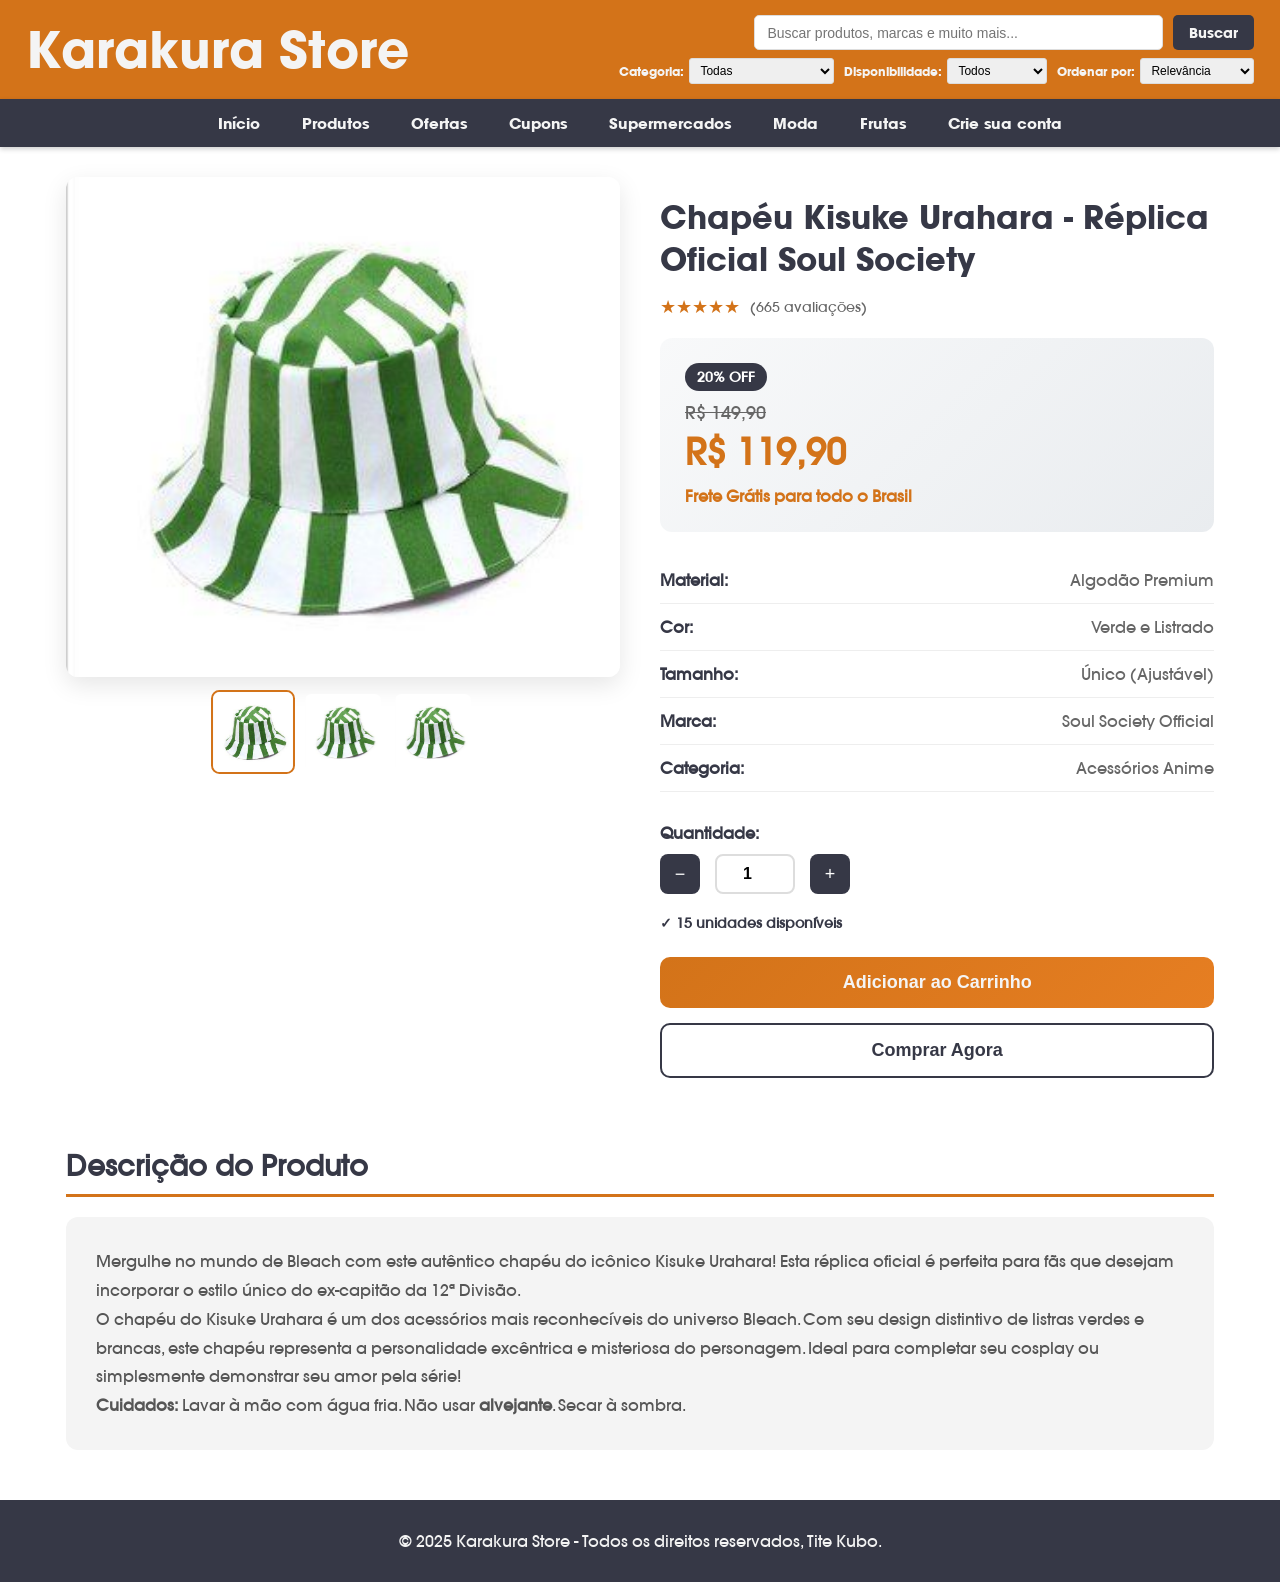
<file: templates/produto.html>
<!DOCTYPE html>
<html lang="pt-BR">
  <head>
    <meta charset="UTF-8" />
    <meta name="viewport" content="width=device-width, initial-scale=1.0" />
    <link rel="stylesheet" type="text/css" href="../public/style-prod.css" />
    <title>Chapéu Kisuke Urahara - Karakura Store</title>
  </head>
  <body>
<div class="header">
      <h1 class="title">Karakura Store</h1>
      <div class="search-section">
        <form class="search-form">
          <input
            type="text"
            class="search-input"
            placeholder="Buscar produtos, marcas e muito mais..."
          />
          <button type="submit" class="search-button">Buscar</button>
        </form>
        <div class="filters">
          <div class="filter-group">
            <label for="category">Categoria:</label>
            <select id="category" class="filter-select">
              <option value="">Todas</option>
              <option value="vehicles">Veículos</option>
              <option value="supermarket">Supermercado</option>
              <option value="technology">Tecnologia</option>
              <option value="house">Casa e Móveis</option>
              <option value="homeappliances">Eletrodomésticos</option>
              <option value="sports">Esporte e Fitness</option>
              <option value="tools">Ferramentas</option>
              <option value="builds">Construção</option>
              <option value="commerces">Indústria e Comércio</option>
              <option value="petshops">Pet Shop</option>
              <option value="health">Saúde</option>
            </select>
          </div>
          <div class="filter-group">
            <label for="availability">Disponibilidade:</label>
            <select id="availability" class="filter-select">
              <option value="all">Todos</option>
              <option value="discount">Desconto</option>
              <option value="shipshipping">Frete Grátis</option>
            </select>
          </div>
          <div class="filter-group">
            <label for="sort">Ordenar por:</label>
            <select id="sort" class="filter-select">
              <option value="relevance">Relevância</option>
              <option value="title-asc">Título (A-Z)</option>
              <option value="title-desc">Título (Z-A)</option>
              <option value="newest">Mais Recentes</option>
            </select>
          </div>
        </div>
      </div>
    </div>

    <nav>
      <ul>
        <li><a href="./index.html">Início</a></li>
        <li><a href="./produtos.html">Produtos</a></li>
        <li><a href="#">Ofertas</a></li>
        <li><a href="#">Cupons</a></li>
        <li><a href="#">Supermercados</a></li>
        <li><a href="#">Moda</a></li>
        <li><a href="#">Frutas</a></li>
<li><a href="./cadastro.html">Crie sua conta</a></li>
      </ul>
    </nav>

    <main>
      <div class="product-container">
        <div class="product-images">
          <img
            id="mainImage"
            class="main-image"
            src="../public/img/acs1.png"
            alt="Chapéu Kisuke Urahara"
          />

          <div class="thumbnail-container">
            <img
              class="thumbnail active"
              src="../public/img/acs1.png"
              alt="Vista 1"
            />
            <img class="thumbnail" src="../public/img/acs1.png" alt="Vista 2" />
            <img class="thumbnail" src="../public/img/acs1.png" alt="Vista 3" />
          </div>
        </div>

        <div class="product-info">
          <h1 class="product-title">
            Chapéu Kisuke Urahara - Réplica Oficial Soul Society
          </h1>

          <div class="product-rating">
            <div class="stars">★★★★★</div>
            <span class="rating-text">(665 avaliações)</span>
          </div>

          <div class="price-section">
            <div class="discount-badge">20% OFF</div>
            <div class="old-price">R$ 149,90</div>
            <div class="current-price">R$ 119,90</div>
            <div class="shipping-info">Frete Grátis para todo o Brasil</div>
          </div>

          <div class="product-details">
            <div class="detail-item">
              <span class="detail-label">Material:</span>
              <span class="detail-value">Algodão Premium</span>
            </div>
            <div class="detail-item">
              <span class="detail-label">Cor:</span>
              <span class="detail-value">Verde e Listrado</span>
            </div>
            <div class="detail-item">
              <span class="detail-label">Tamanho:</span>
              <span class="detail-value">Único (Ajustável)</span>
            </div>
            <div class="detail-item">
              <span class="detail-label">Marca:</span>
              <span class="detail-value">Soul Society Official</span>
            </div>
            <div class="detail-item">
              <span class="detail-label">Categoria:</span>
              <span class="detail-value">Acessórios Anime</span>
            </div>
          </div>

          <div class="quantity-section">
            <label class="quantity-label">Quantidade:</label>
            <div class="quantity-controls">
              <button class="quantity-btn" onclick="decreaseQuantity()">
                −
              </button>
              <input
                type="number"
                id="quantity"
                class="quantity-input"
                value="1"
                min="1"
                max="10"
              />
              <button class="quantity-btn" onclick="increaseQuantity()">
                +
              </button>
            </div>
            <div class="stock-info">✓ 15 unidades disponíveis</div>
          </div>

          <div class="action-buttons">
            <button class="car-btn">
              <a class="car-link" href="./carrinho.html">
                Adicionar ao Carrinho
              </a>
            </button>
            
            <button class="buy-btn">
              <a class="buy-link" href="./pagamento.html">
              Comprar Agora
              </a>
            </button>
          </div>
        </div>
      </div>

      <div class="description-section">
        <h2 class="section-title">Descrição do Produto</h2>
        <div class="description-content">
          <p>
            Mergulhe no mundo de Bleach com este autêntico chapéu do icônico
            Kisuke Urahara! Esta réplica oficial é perfeita para fãs que desejam
            incorporar o estilo único do ex-capitão da 12ª Divisão.
          </p>

          <p>
            O chapéu do Kisuke Urahara é um dos acessórios mais reconhecíveis do
            universo Bleach. Com seu design distintivo de listras verdes e
            brancas, este chapéu representa a personalidade excêntrica e
            misteriosa do personagem. Ideal para completar seu cosplay ou
            simplesmente demonstrar seu amor pela série!
          </p>

          <p>
            <strong>Cuidados:</strong> Lavar à mão com água fria. Não usar
            <strong>alvejante</strong>. Secar à sombra.
          </p>
        </div>
      </div>

      <footer>
        <p>
          &copy; 2025 Karakura Store - Todos os direitos reservados, Tite Kubo.
        </p>
      </footer>
    </main>
  </body>
</html>
</file>
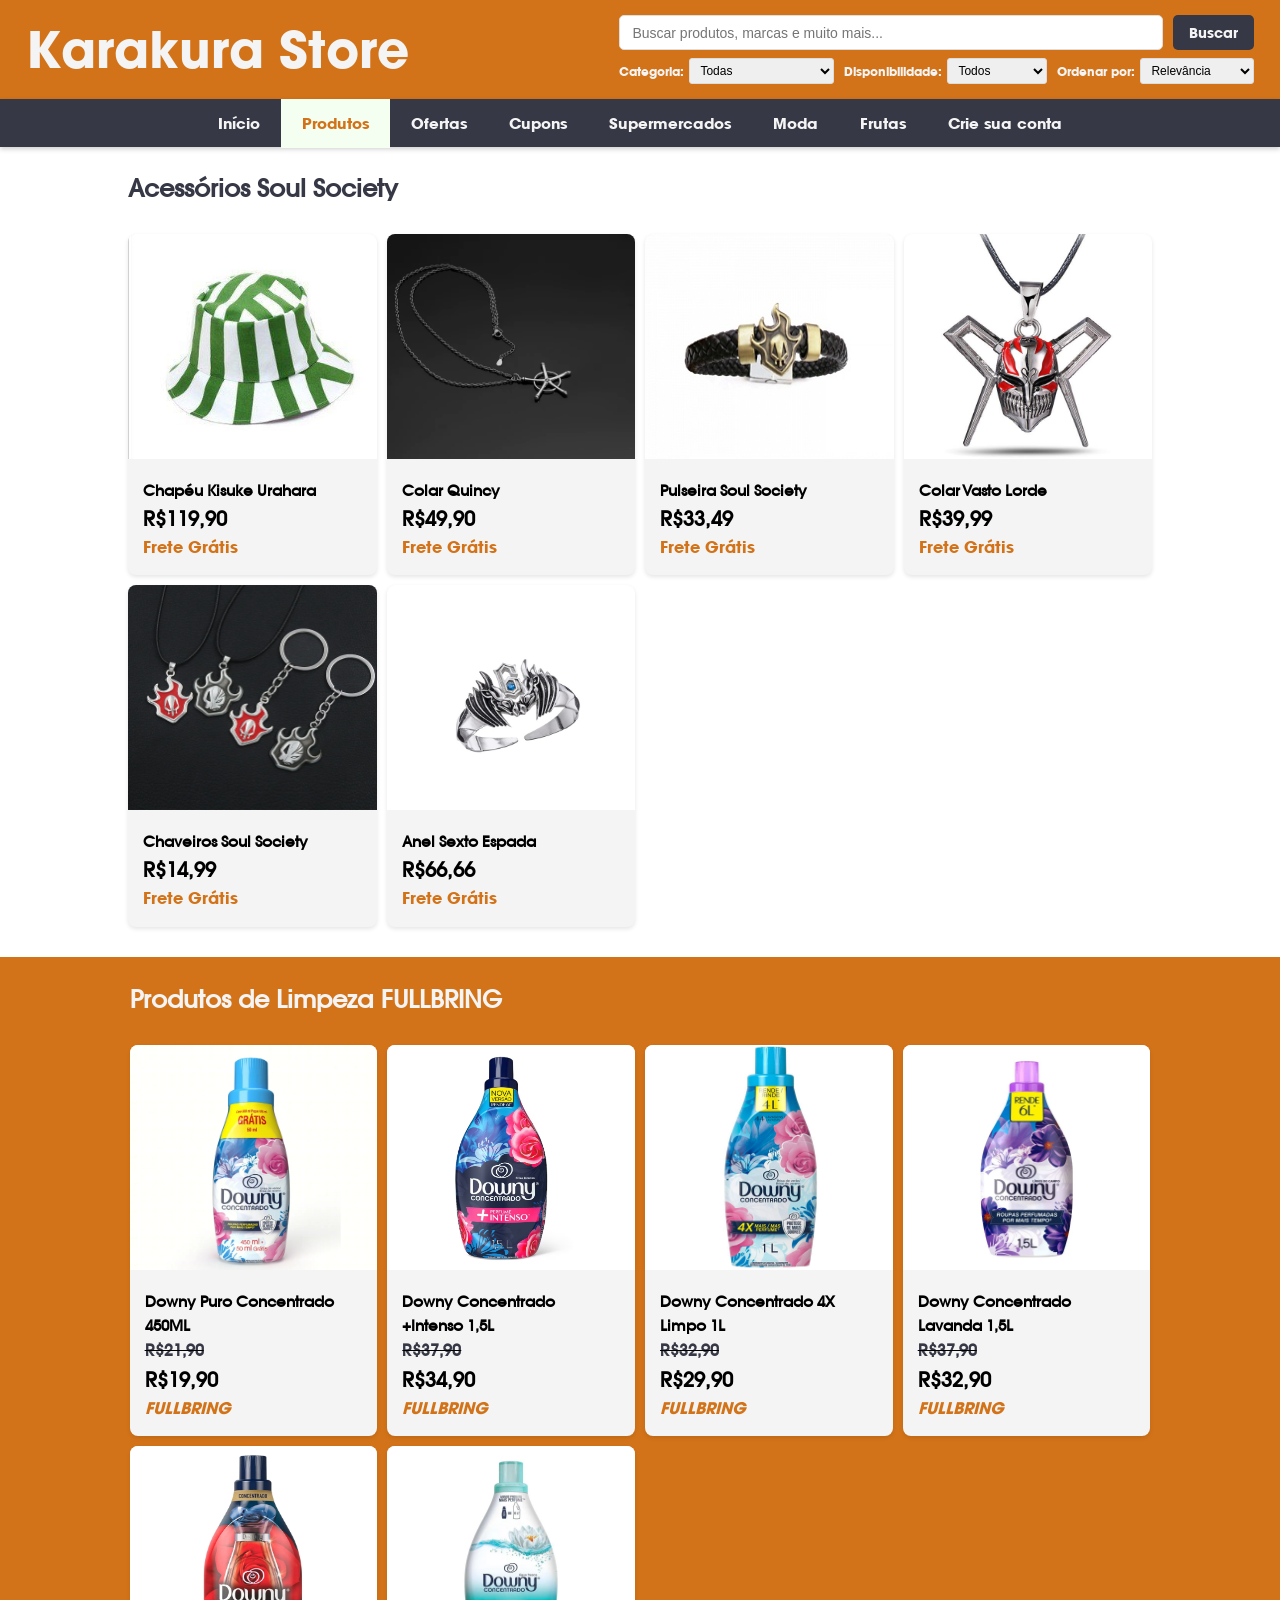
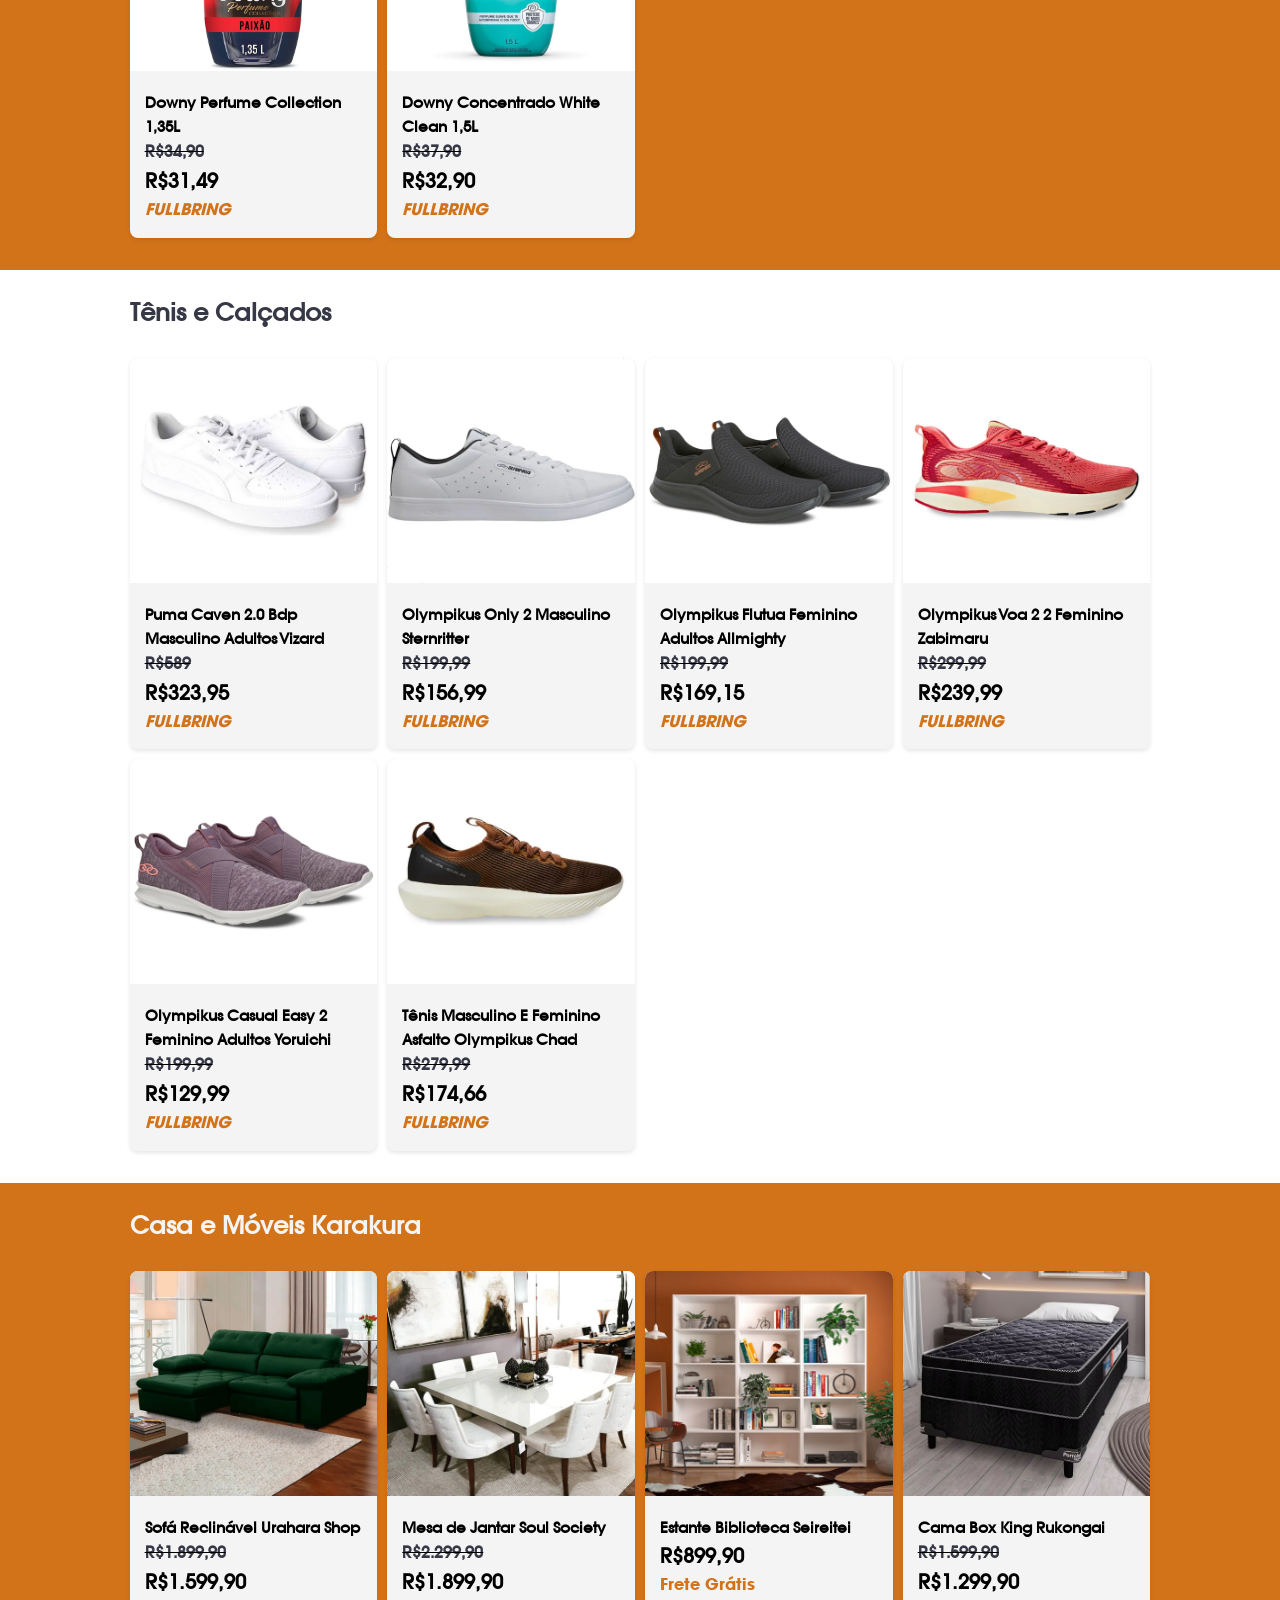
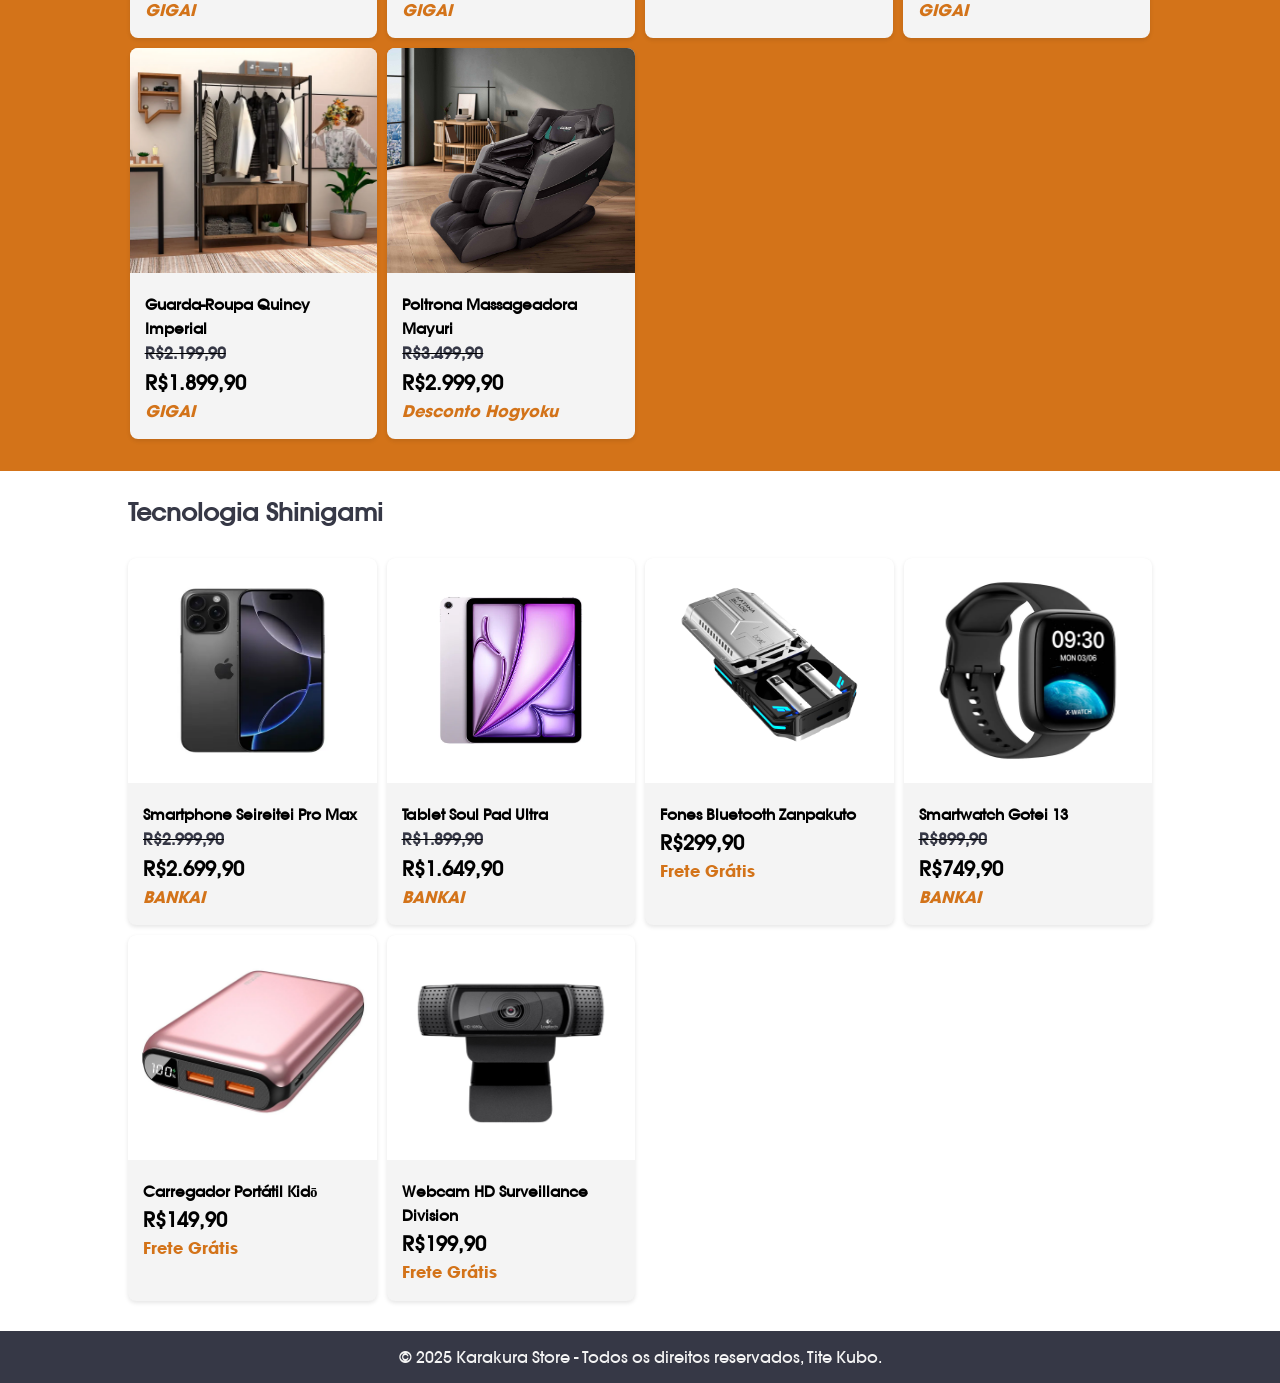
<file: templates/produtos.html>
<!DOCTYPE html>
<html lang="en">
<head>
  <meta charset="UTF-8">
  <meta name="viewport" content="width=device-width, initial-scale=1.0">
  <link rel="stylesheet" type="text/css" href="../public/style.css"/>
  <title>Produtos - Karakura Store</title>
</head>
<body>
  
  <div class="header">
    <h1 class="title">Karakura Store</h1>
    <div class="search-section">
      <form class="search-form">
          <input type="text" class="search-input" placeholder="Buscar produtos, marcas e muito mais...">
          <button type="submit" class="search-button">Buscar</button>
      </form>
      <div class="filters">
          <div class="filter-group">
              <label for="category">Categoria:</label>
              <select id="category" class="filter-select">
                  <option value="">Todas</option>
                  <option value="vehicles">Veículos</option>
                  <option value="supermarket">Supermercado</option>
                  <option value="technology">Tecnologia</option>
                  <option value="house">Casa e Móveis</option>
                  <option value="homeappliances">Eletrodomésticos</option>
                  <option value="sports">Esporte e Fitness</option>
                  <option value="tools">Ferramentas</option>
                  <option value="builds">Construção</option>
                  <option value="commerces">Indústria e Comércio</option>
                  <option value="petshops">Pet Shop</option>
                  <option value="health">Saúde</option>
              </select>
          </div>
          <div class="filter-group">
              <label for="availability">Disponibilidade:</label>
              <select id="availability" class="filter-select">
                  <option value="all">Todos</option>
                  <option value="discount">Desconto</option>
                  <option value="shipshipping">Frete Grátis</option>
              </select>
          </div>
          <div class="filter-group">
              <label for="sort">Ordenar por:</label>
              <select id="sort" class="filter-select">
                  <option value="relevance">Relevância</option>
                  <option value="title-asc">Título (A-Z)</option>
                  <option value="title-desc">Título (Z-A)</option>
                  <option value="newest">Mais Recentes</option>
              </select>
          </div>
      </div>
    </div>
  </div>

  <nav>
    <ul>
      <li><a href="./index.html">Início</a></li>
      <li><a href="#" style="color: #d37319; background-color: #f5fff1;">Produtos</a></li>
      <li><a href="#">Ofertas</a></li>
      <li><a href="#">Cupons</a></li>
      <li><a href="#">Supermercados</a></li>
      <li><a href="#">Moda</a></li>
      <li><a href="#">Frutas</a></li>
<li><a href="./cadastro.html">Crie sua conta</a></li>
    </ul>
  </nav>

  <main>

  <div class="limit1">
    <h2 class="subtit" style="margin-left: 10%; margin-top: 2%; color: #363846;">Acessórios Soul Society</h2>
    <section class="prod-container">
      <a class="prod-link" href="./produto.html">
        <div class="prod">
          <img class="prod-image" src="../public/img/acs1.png" alt="produto" />
          <div class="prod-info">
            <p class="prod-name">Chapéu Kisuke Urahara</p>
            <p class="prod-price">R$119,90</p>
            <p class="prod-plus">Frete Grátis</p>
          </div>
        </div>
      </a>

    <div class="prod">
      <img class="prod-image" src="../public/img/acs2.png" alt="produto" />
      <div class="prod-info">
        <p class="prod-name">Colar Quincy</p>
        <p class="prod-price">R$49,90</p>
        <p class="prod-plus">Frete Grátis</p>
      </div>
    </div>

    <div class="prod">
      <img class="prod-image" src="../public/img/acs3.png" alt="produto" />
      <div class="prod-info">
        <p class="prod-name">Pulseira Soul Society</p>
        <p class="prod-price">R$33,49</p>
        <p class="prod-plus">Frete Grátis</p>
      </div>
    </div>

    <div class="prod">
      <img class="prod-image" src="../public/img/acs4.png" alt="produto" />
      <div class="prod-info">
        <p class="prod-name">Colar Vasto Lorde</p>
        <p class="prod-price">R$39,99</p>
        <p class="prod-plus">Frete Grátis</p>
      </div>
    </div>

    <div class="prod">
      <img class="prod-image" src="../public/img/acs5.png" alt="produto" />
      <div class="prod-info">
        <p class="prod-name">Chaveiros Soul Society</p>
        <p class="prod-price">R$14,99</p>
        <p class="prod-plus">Frete Grátis</p>
      </div>
    </div>

    <div class="prod">
      <img class="prod-image" src="../public/img/acs6.png" alt="produto" />
      <div class="prod-info">
        <p class="prod-name">Anel Sexto Espada</p>
        <p class="prod-price">R$66,66</p>
        <p class="prod-plus">Frete Grátis</p>
      </div>
    </div>

    </section>
  </div>

  <div class="limit2">
    <h2 class="subtit" style="margin-left: 10%; margin-top: 2%;">Produtos de Limpeza FULLBRING</h2>
    <section class="prod-container">
    <div class="prod">
      <img class="prod-image" src="../public/img/limp1.png" alt="produto" />
      <div class="prod-info">
        <p class="prod-name">Downy Puro Concentrado 450ML</p>
        <s><p class="prod-price" style="font-size: 16px; color: #363846;">R$21,90</p></s>
        <p class="prod-price">R$19,90</p>
        <i><p class="prod-plus">FULLBRING</p></i>
      </div>
    </div>

    <div class="prod">
      <img class="prod-image" src="../public/img/limp2.png" alt="produto" />
      <div class="prod-info">
        <p class="prod-name">Downy Concentrado +Intenso 1,5L</p>
        <s><p class="prod-price" style="font-size: 16px; color: #363846;">R$37,90</p></s>
        <p class="prod-price">R$34,90</p>
        <i><p class="prod-plus">FULLBRING</p></i>
      </div>
    </div>

    <div class="prod">
      <img class="prod-image" src="../public/img/limp3.png" alt="produto" />
      <div class="prod-info">
        <p class="prod-name">Downy Concentrado 4X Limpo 1L</p>
        <s><p class="prod-price" style="font-size: 16px; color: #363846;">R$32,90</p></s>
        <p class="prod-price">R$29,90</p>
        <i><p class="prod-plus">FULLBRING</p></i>
      </div>
    </div>

    <div class="prod">
      <img class="prod-image" src="../public/img/limp4.png" alt="produto" />
      <div class="prod-info">
        <p class="prod-name">Downy Concentrado Lavanda 1,5L</p>
        <s><p class="prod-price" style="font-size: 16px; color: #363846;">R$37,90</p></s>
        <p class="prod-price">R$32,90</p>
        <i><p class="prod-plus">FULLBRING</p></i>
      </div>
    </div>

    <div class="prod">
      <img class="prod-image" src="../public/img/limp5.png" alt="produto" />
      <div class="prod-info">
        <p class="prod-name">Downy Perfume Collection 1,35L</p>
        <s><p class="prod-price" style="font-size: 16px; color: #363846;">R$34,90</p></s>
        <p class="prod-price">R$31,49</p>
        <i><p class="prod-plus">FULLBRING</p></i>
      </div>
    </div>

    <div class="prod">
      <img class="prod-image" src="../public/img/limp6.png" alt="produto" />
      <div class="prod-info">
        <p class="prod-name">Downy Concentrado White Clean 1,5L</p>
        <s><p class="prod-price" style="font-size: 16px; color: #363846;">R$37,90</p></s>
        <p class="prod-price">R$32,90</p>
        <i><p class="prod-plus">FULLBRING</p></i>
      </div>
    </div>

    </section>
  </div>

  <div class="limit3">
    <h2 class="subtit" style="margin-left: 10%; margin-top: 2%; color: #363846;">Tênis e Calçados</h2>
    <section class="prod-container">
    <div class="prod">
      <img class="prod-image" src="../public/img/tenis1.png" alt="produto" style="object-fit: fill;"/>
      <div class="prod-info">
        <p class="prod-name">Puma Caven 2.0 Bdp Masculino Adultos Vizard</p>
        <s><p class="prod-price" style="font-size: 16px; color: #363846;">R$589</p></s>
        <p class="prod-price">R$323,95</p>
        <i><p class="prod-plus">FULLBRING</p></i>
      </div>
    </div>

    <div class="prod">
      <img class="prod-image" src="../public/img/tenis2.png" alt="produto" />
      <div class="prod-info">
        <p class="prod-name">Olympikus Only 2 Masculino Sternritter</p>
        <s><p class="prod-price" style="font-size: 16px; color: #363846;">R$199,99</p></s>
        <p class="prod-price">R$156,99</p>
        <i><p class="prod-plus">FULLBRING</p></i>
      </div>
    </div>

    <div class="prod">
      <img class="prod-image" src="../public/img/tenis3.png" alt="produto" />
      <div class="prod-info">
        <p class="prod-name">Olympikus Flutua Feminino Adultos Allmighty</p>
        <s><p class="prod-price" style="font-size: 16px; color: #363846;">R$199,99</p></s>
        <p class="prod-price">R$169,15</p>
        <i><p class="prod-plus">FULLBRING</p></i>
      </div>
    </div>

    <div class="prod">
      <img class="prod-image" src="../public/img/tenis4.png" alt="produto" />
      <div class="prod-info">
        <p class="prod-name">Olympikus Voa 2 2 Feminino Zabimaru</p>
        <s><p class="prod-price" style="font-size: 16px; color: #363846;">R$299,99</p></s>
        <p class="prod-price">R$239,99</p>
        <i><p class="prod-plus">FULLBRING</p></i>
      </div>
    </div>

    <div class="prod">
      <img class="prod-image" src="../public/img/tenis5.png" alt="produto" />
      <div class="prod-info">
        <p class="prod-name">Olympikus Casual Easy 2 Feminino Adultos Yoruichi</p>
        <s><p class="prod-price" style="font-size: 16px; color: #363846;">R$199,99</p></s>
        <p class="prod-price">R$129,99</p>
        <i><p class="prod-plus">FULLBRING</p></i>
      </div>
    </div>

    <div class="prod">
      <img class="prod-image" src="../public/img/tenis6.png" alt="produto" />
      <div class="prod-info">
        <p class="prod-name">Tênis Masculino E Feminino Asfalto Olympikus Chad</p>
        <s><p class="prod-price" style="font-size: 16px; color: #363846;">R$279,99</p></s>
        <p class="prod-price">R$174,66</p>
        <i><p class="prod-plus">FULLBRING</p></i>
      </div>
    </div>

    </section>
  </div>

    <div class="limit2">
    <h2 class="subtit" style="margin-left: 10%; margin-top: 2%;">Casa e Móveis Karakura</h2>
    <section class="prod-container">
    <div class="prod">
      <img class="prod-image" src="../public/img/mov1.png" alt="produto" />
      <div class="prod-info">
        <p class="prod-name">Sofá Reclinável Urahara Shop</p>
        <s><p class="prod-price" style="font-size: 16px; color: #363846;">R$1.899,90</p></s>
        <p class="prod-price">R$1.599,90</p>
        <i><p class="prod-plus">GIGAI</p></i>
      </div>
    </div>

    <div class="prod">
      <img class="prod-image" src="../public/img/mov2.png" alt="produto" />
      <div class="prod-info">
        <p class="prod-name">Mesa de Jantar Soul Society</p>
        <s><p class="prod-price" style="font-size: 16px; color: #363846;">R$2.299,90</p></s>
        <p class="prod-price">R$1.899,90</p>
        <i><p class="prod-plus">GIGAI</p></i>
      </div>
    </div>

    <div class="prod">
      <img class="prod-image" src="../public/img/mov3.png" alt="produto" />
      <div class="prod-info">
        <p class="prod-name">Estante Biblioteca Seireitei</p>
        <p class="prod-price">R$899,90</p>
        <p class="prod-plus">Frete Grátis</p>
      </div>
    </div>

    <div class="prod">
      <img class="prod-image" src="../public/img/mov4.png" alt="produto" />
      <div class="prod-info">
        <p class="prod-name">Cama Box King Rukongai</p>
        <s><p class="prod-price" style="font-size: 16px; color: #363846;">R$1.599,90</p></s>
        <p class="prod-price">R$1.299,90</p>
        <i><p class="prod-plus">GIGAI</p></i>
      </div>
    </div>

    <div class="prod">
      <img class="prod-image" src="../public/img/mov5.png" alt="produto" />
      <div class="prod-info">
        <p class="prod-name">Guarda-Roupa Quincy Imperial</p>
        <s><p class="prod-price" style="font-size: 16px; color: #363846;">R$2.199,90</p></s>
        <p class="prod-price">R$1.899,90</p>
        <i><p class="prod-plus">GIGAI</p></i>
      </div>
    </div>

    <div class="prod">
      <img class="prod-image" src="../public/img/mov6.png" alt="produto" />
      <div class="prod-info">
        <p class="prod-name">Poltrona Massageadora Mayuri</p>
        <s><p class="prod-price" style="font-size: 16px; color: #363846;">R$3.499,90</p></s>
        <p class="prod-price">R$2.999,90</p>
        <i><p class="prod-plus">Desconto Hogyoku </p></i>
      </div>
    </div>

    </section>
    </div>

  <div class="limit1">
    <h2 class="subtit" style="margin-left: 10%; margin-top: 2%; color: #363846;">Tecnologia Shinigami</h2>
    <section class="prod-container">
    <div class="prod">
      <img class="prod-image" src="../public/img/tech1.png" alt="produto" />
      <div class="prod-info">
        <p class="prod-name">Smartphone Seireitei Pro Max</p>
        <s><p class="prod-price" style="font-size: 16px; color: #363846;">R$2.999,90</p></s>
        <p class="prod-price">R$2.699,90</p>
        <i><p class="prod-plus">BANKAI</p></i>
      </div>
    </div>

    <div class="prod">
      <img class="prod-image" src="../public/img/tech2.png" alt="produto" />
      <div class="prod-info">
        <p class="prod-name">Tablet Soul Pad Ultra</p>
        <s><p class="prod-price" style="font-size: 16px; color: #363846;">R$1.899,90</p></s>
        <p class="prod-price">R$1.649,90</p>
        <i><p class="prod-plus">BANKAI</p></i>
      </div>
    </div>

    <div class="prod">
      <img class="prod-image" src="../public/img/tech3.png" alt="produto" />
      <div class="prod-info">
        <p class="prod-name">Fones Bluetooth Zanpakuto</p>
        <p class="prod-price">R$299,90</p>
        <p class="prod-plus">Frete Grátis</p>
      </div>
    </div>

    <div class="prod">
      <img class="prod-image" src="../public/img/tech4.png" alt="produto" />
      <div class="prod-info">
        <p class="prod-name">Smartwatch Gotei 13</p>
        <s><p class="prod-price" style="font-size: 16px; color: #363846;">R$899,90</p></s>
        <p class="prod-price">R$749,90</p>
        <i><p class="prod-plus">BANKAI</p></i>
      </div>
    </div>

    <div class="prod">
      <img class="prod-image" src="../public/img/tech5.png" alt="produto" />
      <div class="prod-info">
        <p class="prod-name">Carregador Portátil Kidō</p>
        <p class="prod-price">R$149,90</p>
        <p class="prod-plus">Frete Grátis</p>
      </div>
    </div>

    <div class="prod">
      <img class="prod-image" src="../public/img/tech6.png" alt="produto" />
      <div class="prod-info">
        <p class="prod-name">Webcam HD Surveillance Division</p>
        <p class="prod-price">R$199,90</p>
        <p class="prod-plus">Frete Grátis</p>
      </div>
    </div>

    </section>
  </div>


    </section>
  </div>

  </main>

  <footer>
        <p>&copy; 2025 Karakura Store - Todos os direitos reservados, Tite Kubo.</p>
  </footer>

</body>
</html>
</file>
<file: public/style.css>
* {
  margin: 0;
  padding: 0;
  box-sizing: border-box;
}

@font-face {
  font-family: avantebold;
  src: url(./fonts/AvanteBold.ttf);
}

@font-face {
  font-family: avantemid;
  src: url(./fonts/AvanteMid.ttf);
}

body {
  background-color: #ffffff;
  font-family: avantemid;
  display: flex;
  flex-direction: column;
  min-height: 100vh;
}

.header {
  background-color: #d37319;
  color: #f4f4f4;
  box-shadow: 0 2px 4px rgba(0, 0, 0, 0.1);
  display: flex;
  justify-content: space-between;
  align-items: center;
  padding: 15px 2%;
  min-height: 80px;
}

.title {
  font-family: avantebold;
  font-size: 50px;
  font-weight: 400;
  margin: 0;
  align-self: center;
}

.subtit {
  color: #f4f4f4;
}

ul {
  font-family: avantebold;
  list-style-type: none;
  background-color: #363846;
  display: flex;
  justify-content: center;
  padding: 13px;
  box-shadow: 0 2px 5px rgba(0, 0, 0, 0.2);
}

li a {
  font-family: avantebold;
  color: #f4f4f4;
  text-align: center;
  padding: 14px 21px;
  text-decoration: none;
  font-weight: 100;
  font-size: 15px;
  transition: all 0.3s ease;
}

li a:hover {
  color: #d37319;
  transform: scale(1.05);
  background-color: #f4f4f4;
}

.search-section {
  font-family: avantebold;
  display: flex;
  flex-direction: column;
  align-items: flex-end;
  justify-content: center;
  max-width: 800px;
  gap: 8px;
}

.search-form {
  display: flex;
  gap: 10px;
  margin-bottom: 0;
  width: 100%;
  max-width: 650px;
}

.search-input {
  flex: 1;
  padding: 8px 12px;
  border: 1px solid #ddd;
  border-radius: 5px;
  font-size: 14px;
}

.search-button {
  font-family: avantebold;
  background-color: #363846;
  color: #f4f4f4;
  border: none;
  padding: 8px 16px;
  font-size: 14px;
  border-radius: 5px;
  cursor: pointer;
  white-space: nowrap;
  transition: all 0.3s ease;
}

.search-button:hover {
  background-color: #f4f4f4;
  color: #d37319;
  transform: scale(1);
}

.filters {
  display: flex;
  gap: 10px;
  flex-wrap: wrap;
  justify-content: flex-end;
}

.filter-group {
  display: flex;
  align-items: center;
  gap: 5px;
}

.filter-group label {
  font-size: 12px;
  color: #f4f4f4;
  white-space: nowrap;
}

.filter-select {
  padding: 4px 6px;
  border: 1px solid #ddd;
  border-radius: 3px;
  font-size: 12px;
  min-width: 100px;
}

.banner {
  height: 0;
}

.banner-image {
  width: 100%;
  height: 600px;
  object-fit: cover;
}

.limit1 {
  position: relative;
  background-image: linear-gradient(rgb(0, 0, 0, 0) 0%, rgb(255, 255, 255) 50%);
}

.prod-container {
  width: 100%;
  margin: 30px auto;
  display: grid;
  grid-template-columns: repeat(auto-fill, minmax(210px, 1fr));
  padding-left: 10%;
  padding-right: 10%;
  gap: 10px;
  align-items: right;
  position: relative;
}

.cont-one{
  margin-top: 20%; 
  background-image: linear-gradient(rgb(0, 0, 0, 0) 0%, rgb(255, 255, 255) 30%);
}

.prod {
  border-radius: 8px;
  overflow: hidden;
  transition: transform 0.3s ease;
  background-color: #f4f4f4;
  box-shadow: 0 2px 4px rgba(0, 0, 0, 0.1);
}

.prod-link {
  text-decoration: none; 
  color: #000000;
}

.prod:hover {
  transform: translateY(-5px);
  box-shadow: 0 5px 15px rgba(0, 0, 0, 0.1);
}

.prod-image {
  width: 100%;
  height: 225px;
  object-fit: fill;
}

.prod-info {
  padding: 15px;
  line-height: 1.6;
}

.prod-name {
  font-family: avantemid;
  font-size: 15px;
  font-weight: bold;
}

.prod-price {
  font-family: avantemid;
  font-size: 20px;
  font-weight: bold;
}

.prod-plus {
  color: #d37319;
  font-family: avantebold;
}

.limit2 {
  background-color: #d37319;
  padding: 2px;
}

.limit3 {
  padding: 2px;
}

.ad-container {
  background-color: #363846;
  margin: 2% 10%;
  display: flex;
  border-radius: 8px;
  box-shadow: 0 5px 15px rgba(0, 0, 0, 0.1);
}

iframe {
  border-radius: 8px;
}

.ad-text {
  flex-direction: row;
  width: 50%;
  text-align: center;
}

.ad-title {
  font-family: avantebold;
  font-size: 30px;
  color: #f4f4f4;
  background-color: #d37319;
  margin-top: 3%;
}

.ad-desc {
  font-family: avantemid;
  font-size: 20px;
  color: #f4f4f4;
  margin: 5% 10%;
}

.ad-button {
  font-family: avantemid;
  font-size: 25px;
  color: #fff170;
  background-color: #7919d3;
  margin: 2% 24% 2% 24%;
  border-radius: 20px;
  transition: all 0.3s ease;
}

.ad-button:hover {
  font-family: avantebold;
  background-color: #fff170;
  color: #7919d3;
  box-shadow: 0 5px 15px rgba(0, 0, 0, 0.1);
  transform: scale(1);
  cursor: pointer;
}

.audio-container {
  background-color: #363846;
  margin: 2% 10%;
  border-radius: 8px;
  box-shadow: 0 5px 15px rgba(0, 0, 0, 0.1);
  text-align: center;
}

audio {
  color: #d37319;
  margin: 1% 0;
}

.audio-title {
  font-family: avantebold;
  font-size: 25px;
  color: #f4f4f4;
  background-color: #d37319;
  transition: all 0.3s ease;
  padding: 1%;
  border-top-left-radius: 8px;
  border-top-right-radius: 8px;
}

.audio-text {
  font-family: avantemid;
  font-size: 20px;
  color: #f4f4f4;
  margin: 1% 0;
}

footer {
  background-color: #363846;
  color: #f4f4f4;
  text-align: center;
  font-family: avantemid;
  padding: 15px 0;
  width: 100%;
  margin-top: auto;
}
</file>
<file: public/style-cad.css>
* {
  margin: 0;
  padding: 0;
  box-sizing: border-box;
}

@font-face {
  font-family: avantebold;
  src: url(./fonts/AvanteBold.ttf);
}

@font-face {
  font-family: avantemid;
  src: url(./fonts/AvanteMid.ttf);
}

body {
  background-color: white;
  font-family: avantemid;
  display: flex;
  flex-direction: column;
  min-height: 100vh;
}

.header {
  background-color: #d37319;
  color: #f4f4f4;
  box-shadow: 0 2px 4px rgba(0, 0, 0, 0.1);
  display: flex;
  justify-content: space-between;
  align-items: center;
  padding: 15px 2%;
  min-height: 80px;
}

.title {
  font-family: avantebold;
  font-size: 50px;
  font-weight: 400;
  margin: 0;
  align-self: center;
}

.search-section {
  font-family: avantebold;
  display: flex;
  flex-direction: column;
  align-items: flex-end;
  justify-content: center;
  max-width: 800px;
  gap: 8px;
}

.search-form {
  display: flex;
  gap: 10px;
  margin-bottom: 0;
  width: 100%;
  max-width: 650px;
}

.search-input {
  flex: 1;
  padding: 8px 12px;
  border: 1px solid #ddd;
  border-radius: 5px;
  font-size: 14px;
}

.search-button {
  font-family: avantebold;
  background-color: #363846;
  color: #f4f4f4;
  border: none;
  padding: 8px 16px;
  font-size: 14px;
  border-radius: 5px;
  cursor: pointer;
  white-space: nowrap;
  transition: all 0.3s ease;
}

.search-button:hover {
  background-color: #f4f4f4;
  color: #d37319;
  transform: scale(1);
}

.filters {
  display: flex;
  gap: 10px;
  flex-wrap: wrap;
  justify-content: flex-end;
}

.filter-group {
  display: flex;
  align-items: center;
  gap: 5px;
}

.filter-group label {
  font-size: 12px;
  color: #f4f4f4;
  white-space: nowrap;
}

.filter-select {
  padding: 4px 6px;
  border: 1px solid #ddd;
  border-radius: 3px;
  font-size: 12px;
  min-width: 100px;
}

.banner {
  height: 0;
}

.banner-image {
  width: 100%;
  height: 750px;
  object-fit: fill;
}

ul {
  font-family: avantebold;
  list-style-type: none;
  background-color: #363846;
  display: flex;
  justify-content: center;
  padding: 13px;
  box-shadow: 0 2px 5px rgba(0, 0, 0, 0.2);
}


li a {
  font-family: avantebold;
  color: #f4f4f4;
  text-align: center;
  padding: 14px 21px;
  text-decoration: none;
  font-weight: 100;
  font-size: 15px;
  transition: all 0.3s ease;
}

li a:hover {
  color: #d37319;
  transform: scale(1.05);
  background-color: #f4f4f4;
}

main {
  position: relative;
  background-image: linear-gradient(rgb(0, 0, 0, 0) 2%, rgb(255, 0, 0, 0) 1%, rgb(255, 255, 255) 100%);
}

.login-container {
 font-family: avantemid;
  width: 20%;
  margin: 5% auto;
  background-color: #ffffff;
  border-radius: 10px;
  box-shadow: 0 4px 6px rgba(0,0,0,0.1);
  padding: 45px;
}

.form-title {
  color: #d37319;
  font-family: avantebold;
  font-size: 28px;
  margin-bottom: 20px;
  text-align: center;
  border-bottom: 2px solid #d37319;
  padding-bottom: 10px;
}

.form-group {
  margin-bottom: 20px;
}

.form-group label {
  display: block;
  margin-bottom: 5px;
  color: #373a37;
  font-weight: bold;
}

.form-control {
  width: 100%;
  padding: 10px;
  border: 1px solid #ddd;
  border-radius: 5px;
  font-size: 16px;
}

.btn-login {
  background-color: #d37319;
  color: #f4f4f4;
  border: none;
  padding: 12px 0;
  font-size: 18px;
  font-family: avantemid;
  border-radius: 5px;
  cursor: pointer;
  width: 100%;
  transition: background-color 0.3s;
}

.btn-login:hover {
  background-color: #f4f4f4;
  color: #d37319
}

.btn-group {
  width: 100%;
  display: flex;
  display: inline;
  margin: 4%;
}

.btn-option {
  background-color: #d37319;
  color: #f4f4f4;
  border: none;
  padding: 12px 0;
  font-size: 18px;
  font-family: avantemid;
  border-radius: 5px;
  cursor: pointer;
  width: 45%;
  transition: background-color 0.3s;
  margin: 2.5% 0;
}

.btn-option:hover {
  background-color: #363846;
  color: #f4f4f4;
}

.forgot-password {
  text-align: center;
  margin-top: 15px;
}

.forgot-password a {
  color: #d37319;
  text-decoration: none;
  font-weight: bold;
}

.forgot-password a:hover {
  text-decoration: underline;
}

.register-link {
  text-align: center;
  margin-top: 20px;
  padding-top: 20px;
  border-top: 1px solid #ddd;
}

.register-link a {
  color: #d37319;
  text-decoration: none;
  font-weight: bold;
}

.register-link a:hover {
  text-decoration: underline;
}

footer {
  background-color: #363846;
  color: #f4f4f4;
  text-align: center;
  font-family: avantemid;
  padding: 15px 0;
  width: 100%;
  margin-top: auto;
}
</file>
<file: public/style-car.css>
*{
  margin: 0;
  padding: 0;
  box-sizing: border-box;
}

@font-face {
  font-family: avantebold;
  src: url(./fonts/AvanteBold.ttf)
}

@font-face {
  font-family: avantemid;
  src: url(./fonts/AvanteMid.ttf)
}

body {
  background-color: #ffffff;
  font-family: 'Franklin Gothic Medium', 'Arial Narrow', Arial, sans-serif;
  display: flex;
  flex-direction: column;
  min-height: 100vh;
}

.header {
  background-color: #d37319;
  color: #f4f4f4;
  box-shadow: 0 2px 4px rgba(0, 0, 0, 0.1);
  display: flex;
  justify-content: space-between;
  align-items: center;
  padding: 15px 2%;
  min-height: 80px;
}

.title {
  font-family: avantebold;
  font-size: 50px;
  font-weight: 400;
  margin: 0;
  align-self: center;
}

.subtit{
  font-family: avantebold;
  font-size: 25px;
  color: #f4f4f4;
}

ul {
  list-style-type: none;
  background-color: #363846;
  display: flex;
  justify-content: center;
  padding: 13px;
  box-shadow: 0 2px 5px rgba(0,0,0,0.2);
}

li a {
  font-family: avantebold;
  color: #f4f4f4;
  text-align: center;
  padding: 14px 21px;
  text-decoration: none;
  font-weight: 100;
  font-size: 15px;
  transition: all 0.3s ease;
}

li a:hover{
  color: #d37319;
  transform: scale(1.05);
  background-color: #f4f4f4;
}


.search-section {
  font-family: avantebold;
  display: flex;
  flex-direction: column;
  align-items: flex-end;
  justify-content: center;
  max-width: 800px;
  gap: 8px;
}

.search-form {
  display: flex;
  gap: 10px;
  margin-bottom: 0;
  width: 100%;
  max-width: 650px;
}

.search-input {
  flex: 1;
  padding: 8px 12px;
  border: 1px solid #ddd;
  border-radius: 5px;
  font-size: 14px;
}

.search-button {
  font-family: avantebold;
  background-color: #363846;
  color: #f4f4f4;
  border: none;
  padding: 8px 16px;
  font-size: 14px;
  border-radius: 5px;
  cursor: pointer;
  white-space: nowrap;
  transition: all 0.3s ease;
}

.search-button:hover {
  background-color: #f4f4f4;
  color: #d37319;
  transform: scale(1);
}

.filters {
  display: flex;
  gap: 10px;
  flex-wrap: wrap;
  justify-content: flex-end;
}

.filter-group {
  display: flex;
  align-items: center;
  gap: 5px;
}

.filter-group label {
  font-size: 12px;
  color: #f4f4f4;
  white-space: nowrap;
}

.filter-select {
  padding: 4px 6px;
  border: 1px solid #ddd;
  border-radius: 3px;
  font-size: 12px;
  min-width: 100px;
}

.banner{
  height: 0;
}

.banner-image{
  width: 100%;
  height: 850px;
  object-fit: inherit;
}

.limit1{
  position: relative;
  background-image: linear-gradient(rgb(0, 0, 0, 0) 0%, rgb(255, 255, 255) 45%);
}

.prod{
  width: 50%;
  margin: 1% 25%;
  border-radius: 8px;
  overflow: hidden;
  transition: transform 0.3s ease;
  background-color: #f4f4f4;
  box-shadow: 0 2px 4px rgba(0,0,0,0.1);
  display: flex;
  flex: auto;
}

.prod:hover{
  transform: translateY(-5px);
  box-shadow: 0 5px 15px rgba(0,0,0,0.1);
}

.prod-image{
  width: 30%;
  height: 300px;
  object-fit: fill;
}

.prod-info{
  padding: 15px;
  line-height: 1.6;
  width: 100%;
}

.prod-name{
  font-family: avantebold;
  font-size: 30px;
  font-weight: bold;
  margin: 1%;
  width: 100%;
}

.prod-price{
  font-family: avantemid;
  font-size: 25px;
  font-weight: bold;
  margin: 1%;
}

.prod-plus{
  color: #d37319;
  font-family: avantebold;
  margin: 1%;
  padding-bottom: 14%;
}

.first-button {
  margin-left: 40%;
}

.prod-button {
  font-family: avantemid;
  background-color: #363846;
  border: #363846 2px solid;
  color: #ffffff;
  border-radius: 4px;
  padding: 10px 45px;
  
  font-size: 18px;
  text-decoration: none;
  transition: all 0.3s ease;
}

.prod-button:hover {
  background-color: #ffffff;
  color: #d37319;
  border: #ffffff 2px solid;
}

footer {
  background-color: #363846;
  color: #f4f4f4;
  text-align: center;
  font-family: avantemid;
  padding: 15px 0;
  width: 100%;
  margin-top: auto;
}
</file>
<file: public/style-pag.css>
@font-face {
  font-family: avantebold;
  src: url(./fonts/AvanteBold.ttf);
}

@font-face {
  font-family: avantemid;
  src: url(./fonts/AvanteMid.ttf);
}

* {
  margin: 0;
  padding: 0;
  box-sizing: border-box;
}

body {
  background-color: #ffffff;
  font-family: "Franklin Gothic Medium", "Arial Narrow", Arial, sans-serif;
  display: flex;
  flex-direction: column;
  min-height: 100vh;
}

.header {
  background-color: #d37319;
  color: #f4f4f4;
  box-shadow: 0 2px 4px rgba(0, 0, 0, 0.1);
  display: flex;
  justify-content: space-between;
  align-items: center;
  padding: 15px 2%;
  min-height: 80px;
}

.title {
  font-family: avantebold;
  font-size: 50px;
  font-weight: 400;
  margin: 0;
  align-self: center;
}

.search-section {
  font-family: avantebold;
  display: flex;
  flex-direction: column;
  align-items: flex-end;
  justify-content: center;
  max-width: 800px;
  gap: 8px;
}

.search-form {
  display: flex;
  gap: 10px;
  margin-bottom: 0;
  width: 100%;
  max-width: 650px;
}

.search-input {
  flex: 1;
  padding: 8px 12px;
  border: 1px solid #ddd;
  border-radius: 5px;
  font-size: 14px;
}

.search-button {
  font-family: avantebold;
  background-color: #363846;
  color: #f4f4f4;
  border: none;
  padding: 8px 16px;
  font-size: 14px;
  border-radius: 5px;
  cursor: pointer;
  white-space: nowrap;
  transition: all 0.3s ease;
}

.search-button:hover {
  background-color: #f4f4f4;
  color: #d37319;
  transform: scale(1);
}

.filters {
  display: flex;
  gap: 10px;
  flex-wrap: wrap;
  justify-content: flex-end;
}

.filter-group {
  display: flex;
  align-items: center;
  gap: 5px;
}

.filter-group label {
  font-size: 12px;
  color: #f4f4f4;
  white-space: nowrap;
}

.filter-select {
  padding: 4px 6px;
  border: 1px solid #ddd;
  border-radius: 3px;
  font-size: 12px;
  min-width: 100px;
}

nav ul {
  list-style-type: none;
  background-color: #363846;
  display: flex;
  justify-content: center;
  padding: 13px;
  box-shadow: 0 2px 5px rgba(0, 0, 0, 0.2);
}

nav li a {
  font-family: avantebold;
  color: #f4f4f4;
  text-align: center;
  padding: 14px 21px;
  text-decoration: none;
  font-weight: 100;
  font-size: 15px;
  transition: all 0.3s ease;
}

nav li a:hover {
  color: #d37319;
  transform: scale(1.05);
  background-color: #f4f4f4;
}

.checkout-container {
  max-width: 1200px;
  margin: 30px auto;
  padding: 0 20px;
  display: grid;
  grid-template-columns: 1fr 400px;
  gap: 30px;
}

.checkout-form {
  background-color: #f9f9f9;
  padding: 30px;
  border-radius: 10px;
  box-shadow: 0 4px 10px rgba(0, 0, 0, 0.1);
}

.section-title {
  font-family: avantebold;
  font-size: 24px;
  color: #363846;
  margin-bottom: 20px;
  border-bottom: 2px solid #d37319;
  padding-bottom: 10px;
}

.form-section {
  margin-bottom: 30px;
}

.form-group {
  margin-bottom: 15px;
}

.form-group label {
  font-family: avantemid;
  display: block;
  margin-bottom: 5px;
  color: #363846;
  font-weight: bold;
}

.form-group input,
.form-group select {
  width: 100%;
  padding: 12px;
  border: 2px solid #ddd;
  border-radius: 5px;
  font-size: 14px;
  transition: border-color 0.3s ease;
}

.form-group input:focus,
.form-group select:focus {
  outline: none;
  border-color: #d37319;
}

.form-row {
  display: grid;
  grid-template-columns: 1fr 1fr;
  gap: 15px;
}

.form-row-3 {
  display: grid;
  grid-template-columns: 2fr 1fr 1fr;
  gap: 15px;
}

.payment-methods {
  display: grid;
  grid-template-columns: repeat(auto-fit, minmax(150px, 1fr));
  gap: 15px;
  margin-bottom: 20px;
}

.payment-option {
  border: 2px solid #ddd;
  border-radius: 8px;
  padding: 15px;
  text-align: center;
  cursor: pointer;
  transition: all 0.3s ease;
  background-color: white;
}

.payment-option:hover {
  border-color: #d37319;
  background-color: #fff8f0;
}

.payment-option.selected {
  border-color: #d37319;
  background-color: #fff8f0;
}

.payment-option input[type="radio"] {
  display: none;
}

.payment-icon {
  font-size: 24px;
  margin-bottom: 8px;
}

.payment-name {
  font-family: avantebold;
  font-weight: bold;
  color: #d37319;
}

.order-summary {
  background-color: #f9f9f9;
  padding: 30px;
  border-radius: 10px;
  box-shadow: 0 4px 10px rgba(0, 0, 0, 0.1);
  height: fit-content;
}

.product-item {
  display: flex;
  align-items: center;
  padding: 15px 0;
  border-bottom: 1px solid #ddd;
}

.product-image {
  width: 80px;
  height: 80px;
  object-fit: cover;
  border-radius: 5px;
  margin-right: 15px;
}

.product-details h3 {
  font-family: avantemid;
  color: #363846;
  margin-bottom: 5px;
  font-size: 16px;
}

.product-details p {
  color: #666;
  font-size: 14px;
}

.product-price {
  font-family: avantebold;
  color: #d37319;
  font-size: 18px;
  margin-left: auto;
}

.summary-row {
  display: flex;
  justify-content: space-between;
  padding: 10px 0;
  font-family: avantemid;
}

.summary-row.total {
  border-top: 2px solid #d37319;
  margin-top: 15px;
  padding-top: 15px;
  font-family: avantebold;
  font-size: 20px;
  color: #363846;
}

.checkout-btn {
  width: 100%;
  background-color: #d37319;
  color: white;
  border: none;
  padding: 15px;
  font-size: 18px;
  font-family: avantebold;
  border-radius: 8px;
  cursor: pointer;
  transition: background-color 0.3s;
  margin-top: 20px;
}

.checkout-btn:hover {
  background-color: #f4f4f4;
  color: #d37319
}

footer {
  background-color: #363846;
  color: #f4f4f4;
  text-align: center;
  font-family: avantemid;
  padding: 15px 0;
  width: 100%;
  margin-top: auto;
}

@media (max-width: 768px) {
  .checkout-container {
    grid-template-columns: 1fr;
    gap: 20px;
  }

  .form-row,
  .form-row-3 {
    grid-template-columns: 1fr;
  }

  .payment-methods {
    grid-template-columns: 1fr;
  }
}
</file>
<file: public/style-prod.css>
* {
  margin: 0;
  padding: 0;
  box-sizing: border-box;
}

@font-face {
  font-family: avantebold;
  src: url(./fonts/AvanteBold.ttf)
}

@font-face {
  font-family: avantemid;
  src: url(./fonts/AvanteMid.ttf)
}

body {
  background-color: #ffffff;
  font-family: avantemid;
  display: flex;
  flex-direction: column;
  min-height: 100vh;
}

.header {
  background-color: #d37319;
  color: #f4f4f4;
  box-shadow: 0 2px 4px rgba(0, 0, 0, 0.1);
  display: flex;
  justify-content: space-between;
  align-items: center;
  padding: 15px 2%;
  min-height: 80px;
}

.title {
  font-family: avantebold;
  font-size: 50px;
  font-weight: 400;
  margin: 0;
  align-self: center;
}

.search-section {
  font-family: avantebold;
  display: flex;
  flex-direction: column;
  align-items: flex-end;
  justify-content: center;
  max-width: 800px;
  gap: 8px;
}

.search-form {
  display: flex;
  gap: 10px;
  margin-bottom: 0;
  width: 100%;
  max-width: 70vw;
}

.search-input {
  flex: 1;
  padding: 8px 12px;
  border: 1px solid #ddd;
  border-radius: 5px;
  font-size: 14px;
}

.search-button {
  font-family: avantebold;
  background-color: #363846;
  color: #f4f4f4;
  border: none;
  padding: 8px 16px;
  font-size: 14px;
  border-radius: 5px;
  cursor: pointer;
  white-space: nowrap;
  transition: all 0.3s ease;
}

.search-button:hover {
  background-color: #f4f4f4;
  color: #d37319;
  transform: scale(1);
}

.filters {
  display: flex;
  gap: 10px;
  flex-wrap: wrap;
  justify-content: flex-end;
}

.filter-group {
  display: flex;
  align-items: center;
  gap: 5px;
}

.filter-group label {
  font-size: 12px;
  color: #f4f4f4;
  white-space: nowrap;
}

.filter-select {
  padding: 4px 6px;
  border: 1px solid #ddd;
  border-radius: 3px;
  font-size: 12px;
  min-width: 100px;
}

ul {
  font-family: avantebold;
  list-style-type: none;
  background-color: #363846;
  display: flex;
  justify-content: center;
  padding: 13px;
  box-shadow: 0 2px 5px rgba(0, 0, 0, 0.2);
}


li a {
  font-family: avantebold;
  color: #f4f4f4;
  text-align: center;
  padding: 14px 21px;
  text-decoration: none;
  font-weight: 100;
  font-size: 15px;
  transition: all 0.3s ease;
}

li a:hover {
  color: #d37319;
  transform: scale(1.05);
  background-color: #f4f4f4;
}

.search-section {
  font-family: avantebold;
  display: flex;
  flex-direction: column;
  align-items: flex-end;
  justify-content: center;
  max-width: 800px;
  gap: 8px;
}

.search-form {
  display: flex;
  gap: 10px;
  margin-bottom: 0;
  width: 100%;
  max-width: 500px;
}

.search-input {
  flex: 1;
  padding: 8px 12px;
  border: 1px solid #ddd;
  border-radius: 5px;
  font-size: 14px;
}

.search-button {
  font-family: avantebold;
  background-color: #363846;
  color: #f4f4f4;
  border: none;
  padding: 8px 16px;
  font-size: 14px;
  border-radius: 5px;
  cursor: pointer;
  white-space: nowrap;
  transition: all 0.3s ease;
}

.search-button:hover {
  background-color: #f4f4f4;
  color: #d37319;
  transform: scale(1);
}

.filters {
  display: flex;
  gap: 10px;
  flex-wrap: wrap;
  justify-content: flex-end;
}

.filter-group {
  display: flex;
  align-items: center;
  gap: 5px;
}

.filter-group label {
  font-size: 12px;
  color: #f4f4f4;
  white-space: nowrap;
}

.filter-select {
  padding: 4px 6px;
  border: 1px solid #ddd;
  border-radius: 3px;
  font-size: 12px;
  min-width: 100px;
}

.product-container {
  max-width: 1200px;
  margin: 30px auto;
  padding: 0 2%;
  display: grid;
  grid-template-columns: 1fr 1fr;
  gap: 40px;
  align-items: start;
}

.product-images {
  display: flex;
  flex-direction: column;
  gap: 15px;
}

.main-image {
  width: 100%;
  height: 500px;
  object-fit: cover;
  border-radius: 12px;
  box-shadow: 0 8px 24px rgba(0, 0, 0, 0.1);
}

.thumbnail-container {
  display: flex;
  gap: 10px;
  justify-content: center;
}

.thumbnail {
  width: 80px;
  height: 80px;
  object-fit: cover;
  border-radius: 8px;
  border: 2px solid transparent;
  cursor: pointer;
  transition: all 0.3s ease;
}

.thumbnail:hover, .thumbnail.active {
  border-color: #d37319;
  transform: scale(1.05);
}

.product-info {
  padding: 20px 0;
}

.product-title {
  font-family: avantebold;
  font-size: 32px;
  font-weight: 700;
  color: #363846;
  margin-bottom: 15px;
  line-height: 1.3;
}

.product-rating {
  display: flex;
  align-items: center;
  gap: 10px;
  margin-bottom: 20px;
}

.stars {
  color: #d37319;
  font-size: 18px;
}

.rating-text {
  color: #666;
  font-size: 14px;
}

.price-section {
  background: linear-gradient(135deg, #f8f9fa 0%, #e9ecef 100%);
  padding: 25px;
  border-radius: 12px;
  margin-bottom: 25px;
}

.old-price {
  font-size: 18px;
  color: #666;
  text-decoration: line-through;
  margin-bottom: 5px;
}

.current-price {
  font-size: 36px;
  font-weight: 700;
  color: #d37319;
  margin-bottom: 10px;
}

.discount-badge {
  background-color: #363846;
  color: white;
  padding: 5px 12px;
  border-radius: 20px;
  font-size: 14px;
  font-weight: 600;
  display: inline-block;
  margin-bottom: 10px;
}

.shipping-info {
  color: #d37319;
  font-weight: 600;
  font-size: 16px;
}

.product-details {
  margin-bottom: 30px;
}

.detail-item {
  display: flex;
  justify-content: space-between;
  padding: 12px 0;
  border-bottom: 1px solid #eee;
}

.detail-label {
  font-weight: 600;
  color: #363846;
}

.detail-value {
  color: #666;
}

.quantity-section {
  margin-bottom: 25px;
}

.quantity-label {
  font-weight: 600;
  color: #363846;
  margin-bottom: 10px;
  display: block;
}

.quantity-controls {
  display: flex;
  align-items: center;
  gap: 15px;
  margin-bottom: 20px;
}

.quantity-btn {
  background-color: #363846;
  color: white;
  border: none;
  width: 40px;
  height: 40px;
  border-radius: 8px;
  font-size: 18px;
  cursor: pointer;
  transition: all 0.3s ease;
}

.quantity-btn:hover {
  background-color: #d37319;
  transform: scale(1.1);
}

.quantity-input {
  width: 80px;
  height: 40px;
  text-align: center;
  border: 2px solid #ddd;
  border-radius: 8px;
  font-size: 16px;
  font-weight: 600;
}

.stock-info {
  color: #363846;
  font-weight: 600;
  font-size: 14px;
}

.action-buttons {
  display: flex;
  flex-direction: column;
  gap: 15px;
}

.car-btn {
  background: linear-gradient(135deg, #d37319 0%, #e67e22 100%);
  color: #f4f4f4;
  border: none;
  padding: 15px 30px;
  font-size: 18px;
  font-weight: 600;
  border-radius: 10px;
  cursor: pointer;
  transition: all 0.3s ease;
}

.car-btn:hover {
  transform: translateY(-2px);
}

.car-link {
  text-decoration: none;
  color: #f4f4f4;
}

.buy-btn {
  background-color: transparent;
  color: #363846;
  border: 2px solid #363846;
  padding: 15px 30px;
  font-size: 18px;
  font-weight: 600;
  border-radius: 10px;
  cursor: pointer;
  transition: all 0.3s ease;
}

.buy-btn:hover {
  background-color: #363846;
  color: #f4f4f4;
  transform: translateY(-2px);
}

.buy-link {
  text-decoration: none;
  color: #363846;
  padding: 20px 36%;
  transition: all 0.3s ease;
}

.buy-link:hover {
  color: #f4f4f4;
  transform: translateY(-2px);
}

.description-section {
  max-width: 1200px;
  margin: 50px auto;
  padding: 0 2%;
}

.section-title {
  font-size: 28px;
  font-weight: 700;
  color: #363846;
  margin-bottom: 20px;
  border-bottom: 3px solid #d37319;
  padding-bottom: 10px;
}

.description-content {
  background-color: #f4f4f4;
  padding: 30px;
  border-radius: 12px;
  line-height: 1.8;
  font-size: 16px;
  color: #555;
}

footer {
  background-color: #363846;
  color: #f4f4f4;
  text-align: center;
  padding: 30px 0;
  margin-top: auto;
}
</file>
